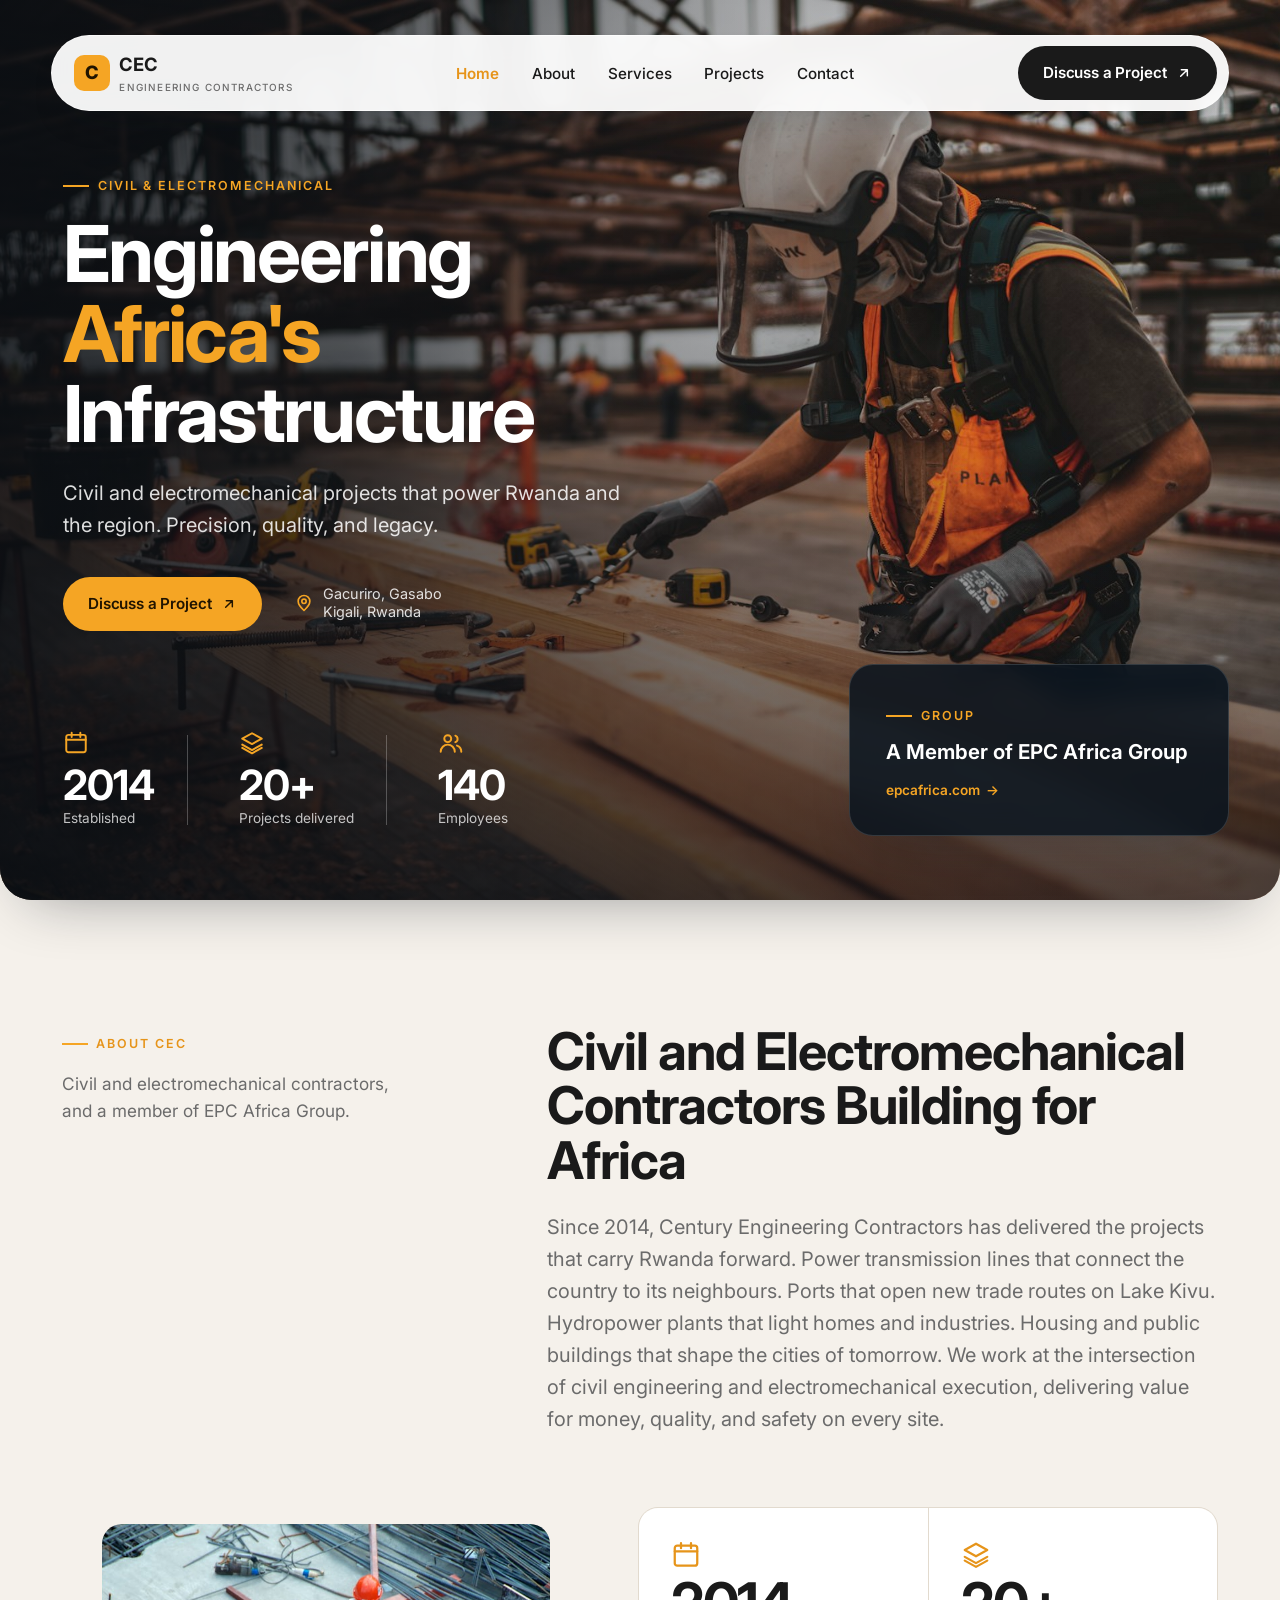
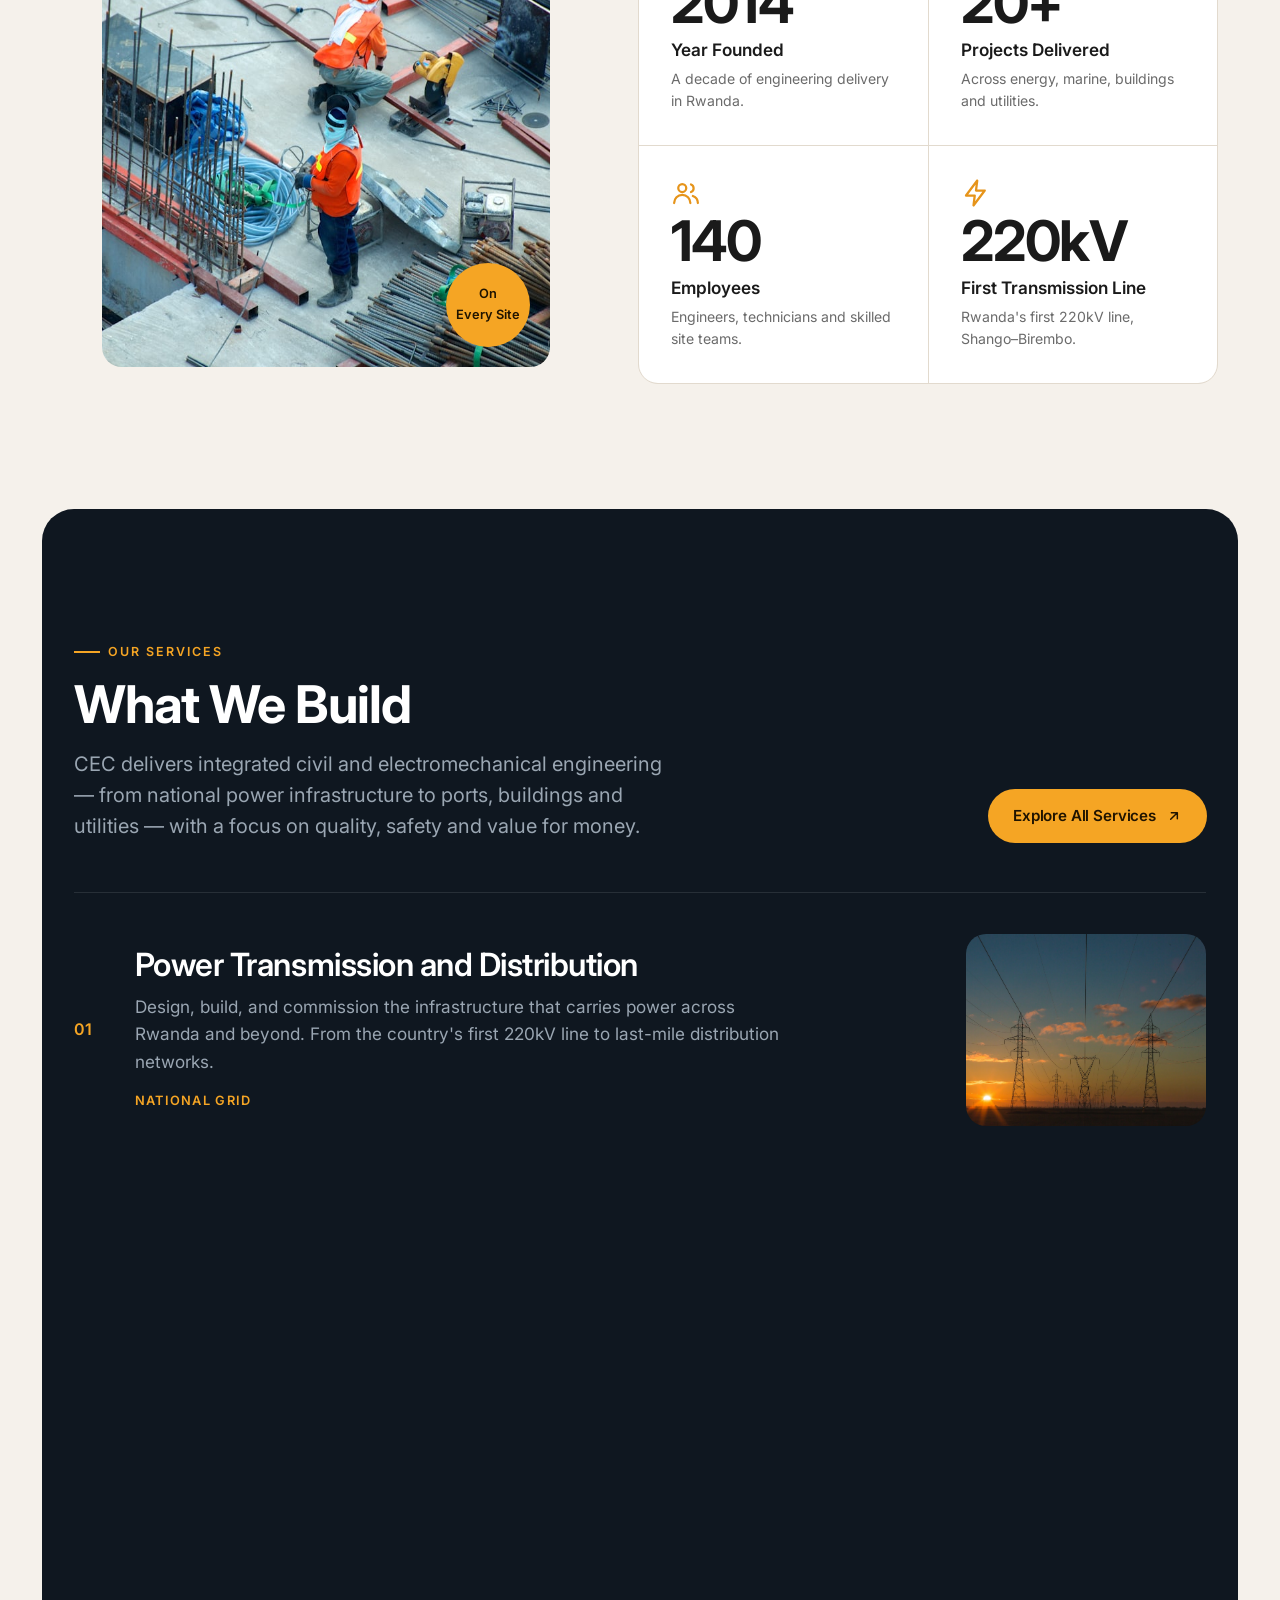
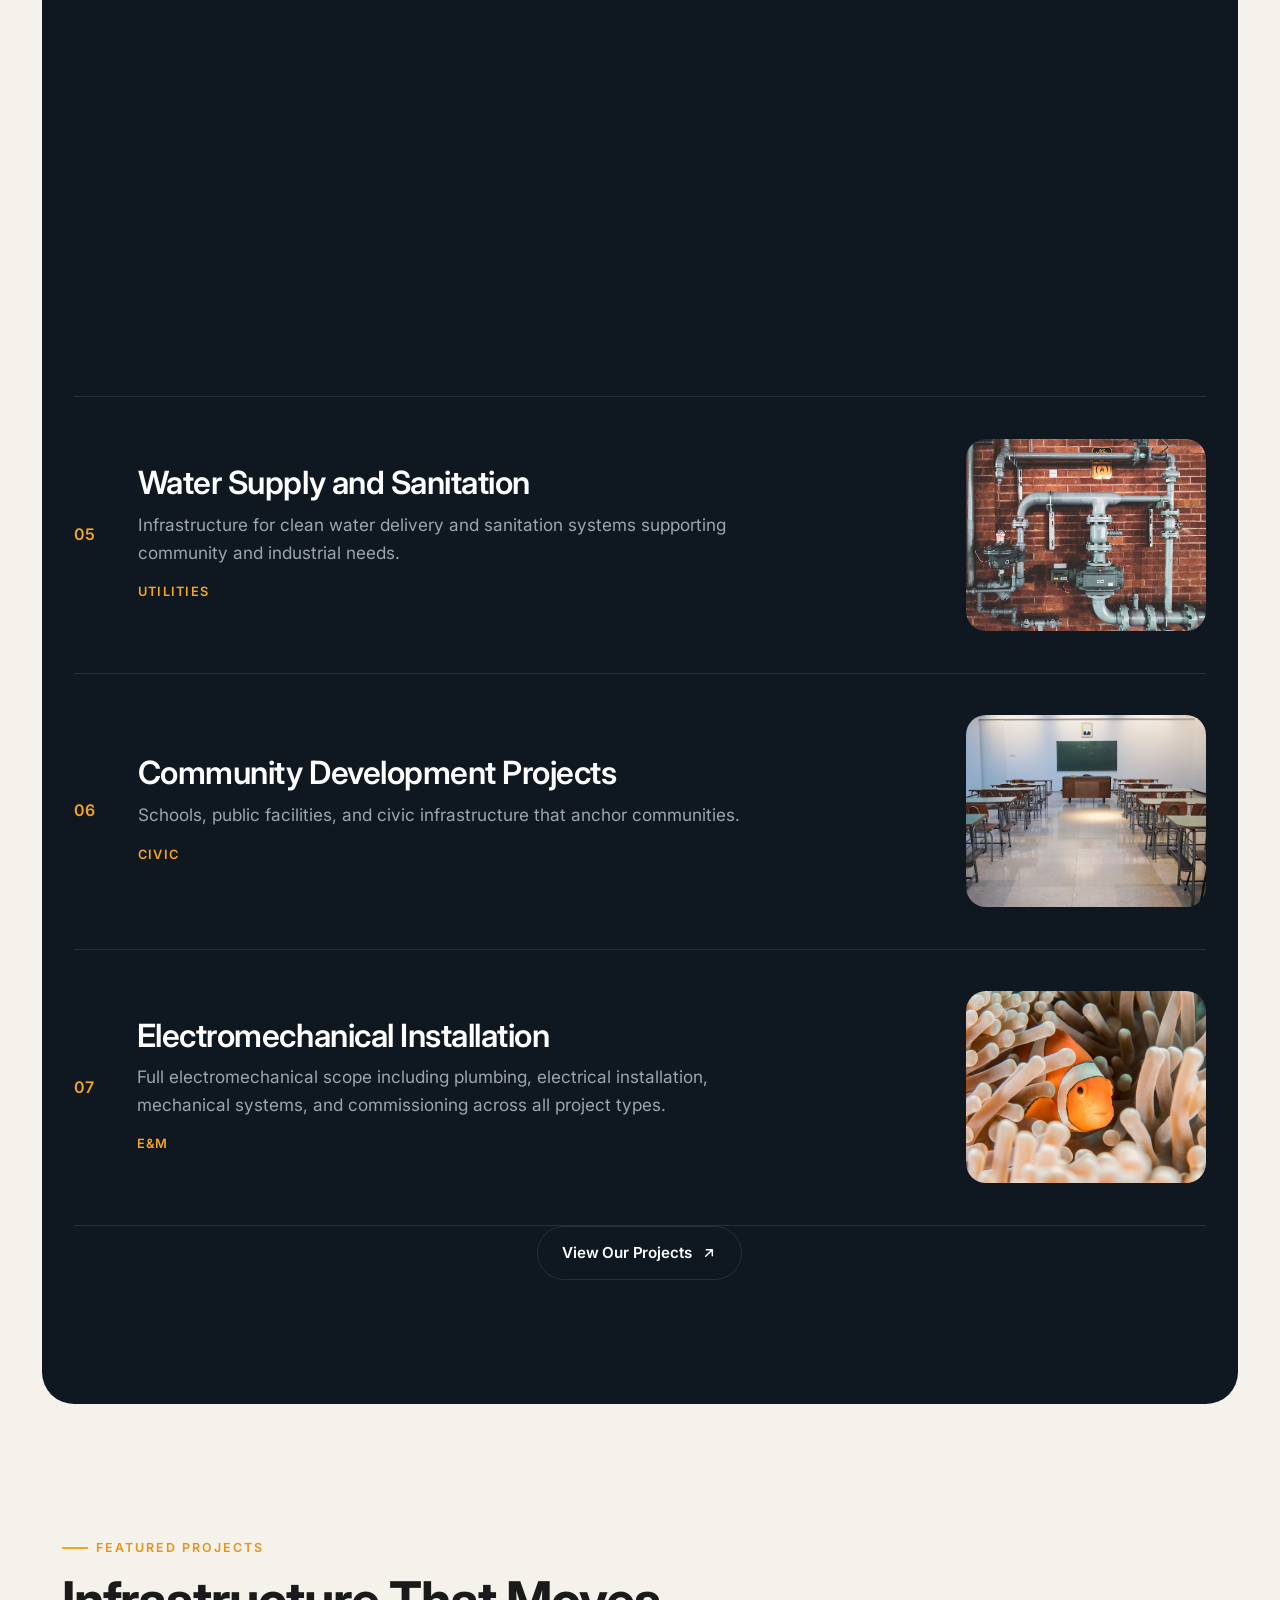
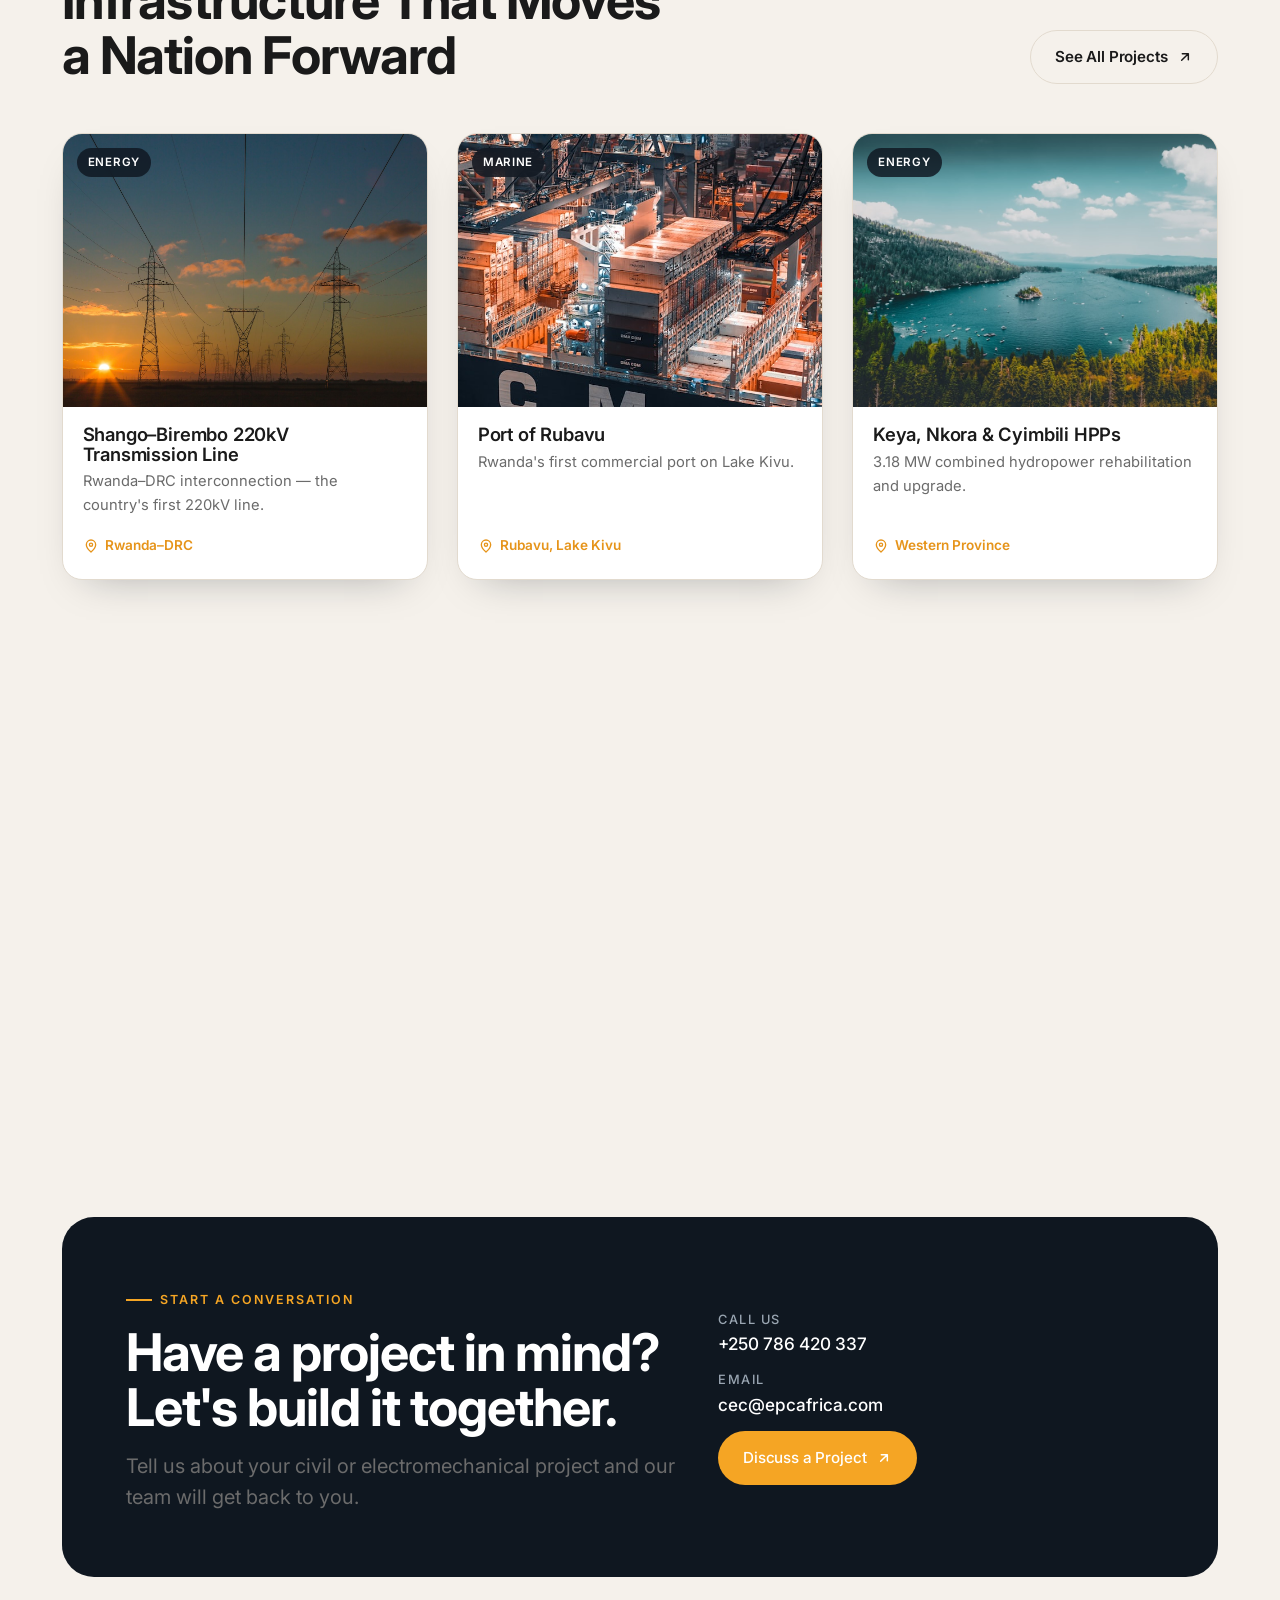
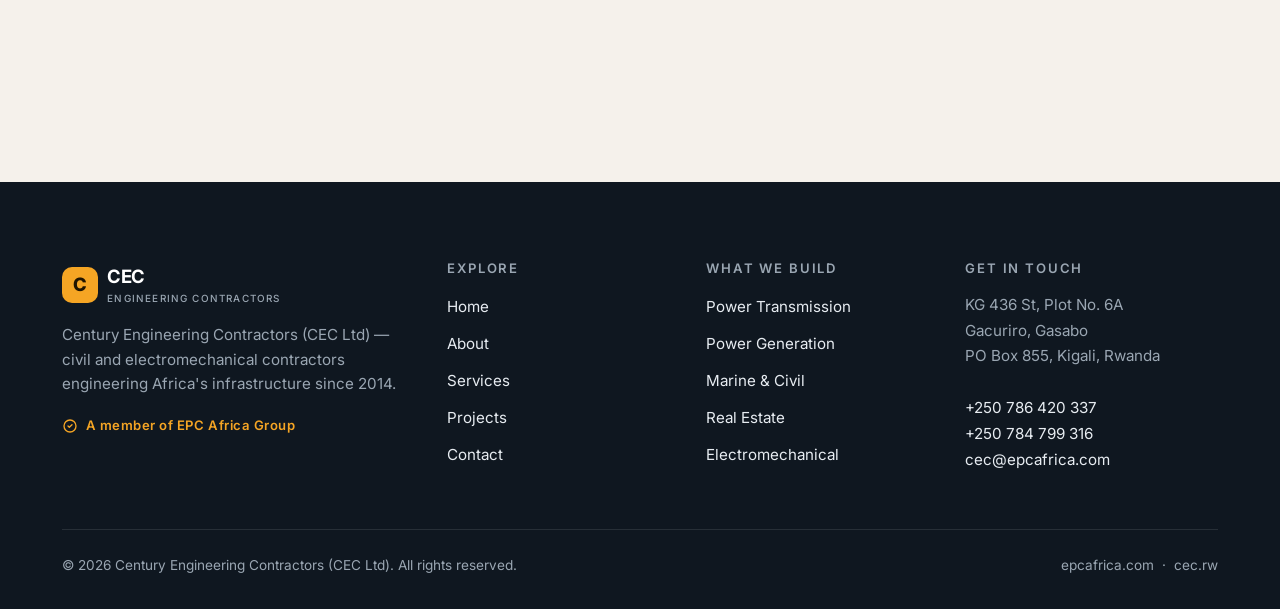
<file: index.html>
<!DOCTYPE html>
<html lang="en">
<head>
  <meta charset="UTF-8">
  <meta name="viewport" content="width=device-width, initial-scale=1.0">
  <title>Century Engineering Contractors (CEC Ltd) — Engineering Africa's Infrastructure</title>
  <meta name="description" content="Century Engineering Contractors (CEC Ltd) delivers civil and electromechanical projects across Rwanda and the region — from Rwanda's first 220kV transmission line to the country's first commercial port on Lake Kivu. A member of EPC Africa Group.">
  <meta name="theme-color" content="#0F1720">
  <link rel="canonical" href="https://cec.rw/">

  <!-- Open Graph -->
  <meta property="og:type" content="website">
  <meta property="og:site_name" content="Century Engineering Contractors">
  <meta property="og:title" content="Century Engineering Contractors (CEC Ltd) — Engineering Africa's Infrastructure">
  <meta property="og:description" content="Civil and electromechanical contractors building Rwanda's power, ports, hydropower and housing. A member of EPC Africa Group.">
  <meta property="og:url" content="https://cec.rw/">
  <meta property="og:image" content="https://cec.rw/assets/images/hero-transmission.jpg">
  <meta property="og:locale" content="en_US">

  <!-- Twitter -->
  <meta name="twitter:card" content="summary_large_image">
  <meta name="twitter:title" content="Century Engineering Contractors (CEC Ltd)">
  <meta name="twitter:description" content="Engineering Africa's Infrastructure — civil and electromechanical contractors in Rwanda. A member of EPC Africa Group.">
  <meta name="twitter:image" content="https://cec.rw/assets/images/hero-transmission.jpg">

  <link rel="icon" href="favicon.svg" type="image/svg+xml">
  <link rel="icon" href="favicon.ico" sizes="any">
  <link rel="apple-touch-icon" href="favicon.svg">

  <!-- Fonts -->
  <link rel="preconnect" href="https://fonts.googleapis.com">
  <link rel="preconnect" href="https://fonts.gstatic.com" crossorigin>
  <link href="https://fonts.googleapis.com/css2?family=Inter:wght@400;500;600;700&display=swap" rel="stylesheet">

  <link rel="stylesheet" href="assets/css/styles.css">

  <script type="application/ld+json">
  {
    "@context": "https://schema.org",
    "@type": "GeneralContractor",
    "name": "Century Engineering Contractors",
    "alternateName": "CEC Ltd",
    "url": "https://cec.rw/",
    "foundingDate": "2014",
    "parentOrganization": { "@type": "Organization", "name": "EPC Africa Group", "url": "https://epcafrica.com" },
    "email": "cec@epcafrica.com",
    "telephone": "+250786420337",
    "address": {
      "@type": "PostalAddress",
      "streetAddress": "KG 436 St, Plot No. 6A, Gacuriro, Gasabo",
      "postOfficeBoxNumber": "855",
      "addressLocality": "Kigali",
      "addressCountry": "RW"
    },
    "areaServed": "Rwanda and the region",
    "description": "Civil and electromechanical engineering contractor delivering power transmission, generation, marine and civil construction, real estate, water and sanitation across Rwanda."
  }
  </script>
</head>
<body>
  <a class="skip-link" href="#main">Skip to content</a>

  <!-- ============================ HEADER ============================ -->
  <header class="site-header">
    <div class="container">
      <nav class="nav" aria-label="Primary">
        <a class="brand" href="index.html" aria-label="Century Engineering Contractors — home">
          <span class="brand__mark" aria-hidden="true">C</span>
          <span>CEC<small>Engineering Contractors</small></span>
        </a>

        <ul class="nav__links">
          <li><a href="index.html" aria-current="page">Home</a></li>
          <li><a href="about.html">About</a></li>
          <li><a href="services.html">Services</a></li>
          <li><a href="projects.html">Projects</a></li>
          <li><a href="contact.html">Contact</a></li>
        </ul>

        <div class="nav__actions">
          <a class="btn btn--dark nav__cta" href="contact.html">
            Discuss a Project
            <svg class="btn__arrow" width="16" height="16" viewBox="0 0 24 24" fill="none" stroke="currentColor" stroke-width="2.2" stroke-linecap="round" stroke-linejoin="round" aria-hidden="true"><path d="M7 17 17 7M8 7h9v9"/></svg>
          </a>
          <button class="nav__toggle" type="button" aria-expanded="false" aria-controls="mobile-menu" aria-label="Open menu">
            <span></span><span></span><span></span>
          </button>
        </div>
      </nav>

      <div class="mobile-menu" id="mobile-menu">
        <a href="index.html" aria-current="page">Home</a>
        <a href="about.html">About</a>
        <a href="services.html">Services</a>
        <a href="projects.html">Projects</a>
        <a href="contact.html">Contact</a>
        <a class="btn btn--accent" href="contact.html">Discuss a Project</a>
      </div>
    </div>
  </header>

  <main id="main">
    <!-- ============================ HERO ============================ -->
    <section class="hero" aria-labelledby="hero-title">
      <div class="container">
        <div class="hero-panel">
          <img class="hero-panel__bg" src="assets/images/hero-construction.jpg"
               alt="Construction worker in a hard hat and safety harness building a steel structure at golden hour"
               width="1600" height="1067" fetchpriority="high">
          <div class="hero-panel__overlay" aria-hidden="true"></div>

          <div class="hero-panel__content">
            <span class="eyebrow eyebrow--on-dark">Civil &amp; Electromechanical</span>
            <h1 class="hero-panel__title" id="hero-title">Engineering <em>Africa's</em> Infrastructure</h1>
            <p class="hero-panel__sub">Civil and electromechanical projects that power Rwanda and the region. Precision, quality, and legacy.</p>

            <div class="hero-panel__actions">
              <a class="btn btn--accent" href="contact.html">
                Discuss a Project
                <svg class="btn__arrow" width="16" height="16" viewBox="0 0 24 24" fill="none" stroke="currentColor" stroke-width="2.2" stroke-linecap="round" stroke-linejoin="round" aria-hidden="true"><path d="M7 17 17 7M8 7h9v9"/></svg>
              </a>
              <span class="hero-panel__location">
                <svg width="20" height="20" viewBox="0 0 24 24" fill="none" stroke="currentColor" stroke-width="2" stroke-linecap="round" stroke-linejoin="round" aria-hidden="true"><path d="M12 21s-7-6.2-7-11a7 7 0 0 1 14 0c0 4.8-7 11-7 11Z"/><circle cx="12" cy="10" r="2.6"/></svg>
                <span>Gacuriro, Gasabo<br>Kigali, Rwanda</span>
              </span>
            </div>

            <div class="hero-stats" role="list" aria-label="Company facts">
              <div class="hero-stat" role="listitem">
                <svg viewBox="0 0 24 24" fill="none" stroke="currentColor" stroke-width="1.8" stroke-linecap="round" stroke-linejoin="round" aria-hidden="true"><rect x="3" y="4.5" width="18" height="16" rx="2"/><path d="M3 9h18M8 2.5v4M16 2.5v4"/></svg>
                <span class="hero-stat__num">2014</span>
                <span class="hero-stat__label">Established</span>
              </div>
              <div class="hero-stat" role="listitem">
                <svg viewBox="0 0 24 24" fill="none" stroke="currentColor" stroke-width="1.8" stroke-linecap="round" stroke-linejoin="round" aria-hidden="true"><path d="M12 3 3 8l9 5 9-5-9-5Z"/><path d="M3 13.5 12 18.5l9-5M3 16.5 12 21.5l9-5"/></svg>
                <span class="hero-stat__num">20+</span>
                <span class="hero-stat__label">Projects delivered</span>
              </div>
              <div class="hero-stat" role="listitem">
                <svg viewBox="0 0 24 24" fill="none" stroke="currentColor" stroke-width="1.8" stroke-linecap="round" stroke-linejoin="round" aria-hidden="true"><circle cx="9" cy="8" r="3.2"/><path d="M2.5 20a6.5 6.5 0 0 1 13 0"/><path d="M16 5.2a3.2 3.2 0 0 1 0 6M21.5 20a6 6 0 0 0-4-5.6"/></svg>
                <span class="hero-stat__num">140</span>
                <span class="hero-stat__label">Employees</span>
              </div>
            </div>
          </div>

          <aside class="hero-card">
            <span class="eyebrow eyebrow--on-dark">Group</span>
            <p>A Member of EPC Africa Group</p>
            <a href="https://epcafrica.com" target="_blank" rel="noopener">epcafrica.com &nbsp;&rarr;</a>
          </aside>
        </div>
      </div>
    </section>

    <!-- ============================ ABOUT BAND ============================ -->
    <section class="section" aria-labelledby="about-title">
      <div class="container">
        <div class="about__intro reveal">
          <div class="about__label">
            <span class="eyebrow">About CEC</span>
            <p>Civil and electromechanical contractors, and a member of EPC Africa Group.</p>
          </div>
          <div>
            <h2 class="about__headline" id="about-title">Civil and Electromechanical Contractors Building for Africa</h2>
            <p class="about__body">Since 2014, Century Engineering Contractors has delivered the projects that carry Rwanda forward. Power transmission lines that connect the country to its neighbours. Ports that open new trade routes on Lake Kivu. Hydropower plants that light homes and industries. Housing and public buildings that shape the cities of tomorrow. We work at the intersection of civil engineering and electromechanical execution, delivering value for money, quality, and safety on every site.</p>
          </div>
        </div>

        <div class="about__lower">
          <figure class="about__figure reveal">
            <img src="assets/images/site-workers.jpg"
                 alt="Construction crew working on steel reinforcement bars at a civil engineering site" loading="lazy" width="1000" height="667">
            <span class="badge-circle" aria-hidden="true">On<br>Every&nbsp;Site</span>
          </figure>

          <div class="stats stats--2 reveal" role="list" aria-label="Company facts">
            <div class="stat" role="listitem">
              <svg class="stat__icon" viewBox="0 0 24 24" fill="none" stroke="currentColor" stroke-width="1.8" stroke-linecap="round" stroke-linejoin="round" aria-hidden="true"><rect x="3" y="4.5" width="18" height="16" rx="2"/><path d="M3 9h18M8 2.5v4M16 2.5v4"/></svg>
              <span class="stat__num">2014</span>
              <span class="stat__label">Year Founded</span>
              <span class="stat__desc">A decade of engineering delivery in Rwanda.</span>
            </div>
            <div class="stat" role="listitem">
              <svg class="stat__icon" viewBox="0 0 24 24" fill="none" stroke="currentColor" stroke-width="1.8" stroke-linecap="round" stroke-linejoin="round" aria-hidden="true"><path d="M12 3 3 8l9 5 9-5-9-5Z"/><path d="M3 13.5 12 18.5l9-5M3 16.5 12 21.5l9-5"/></svg>
              <span class="stat__num">20+</span>
              <span class="stat__label">Projects Delivered</span>
              <span class="stat__desc">Across energy, marine, buildings and utilities.</span>
            </div>
            <div class="stat" role="listitem">
              <svg class="stat__icon" viewBox="0 0 24 24" fill="none" stroke="currentColor" stroke-width="1.8" stroke-linecap="round" stroke-linejoin="round" aria-hidden="true"><circle cx="9" cy="8" r="3.2"/><path d="M2.5 20a6.5 6.5 0 0 1 13 0"/><path d="M16 5.2a3.2 3.2 0 0 1 0 6M21.5 20a6 6 0 0 0-4-5.6"/></svg>
              <span class="stat__num">140</span>
              <span class="stat__label">Employees</span>
              <span class="stat__desc">Engineers, technicians and skilled site teams.</span>
            </div>
            <div class="stat" role="listitem">
              <svg class="stat__icon" viewBox="0 0 24 24" fill="none" stroke="currentColor" stroke-width="1.8" stroke-linecap="round" stroke-linejoin="round" aria-hidden="true"><path d="M13 2 4 14h7l-1 8 9-12h-7l1-8Z"/></svg>
              <span class="stat__num">220kV</span>
              <span class="stat__label">First Transmission Line</span>
              <span class="stat__desc">Rwanda's first 220kV line, Shango–Birembo.</span>
            </div>
          </div>
        </div>
      </div>
    </section>

    <!-- ============================ SERVICES (DARK) ============================ -->
    <section class="section section-dark" aria-labelledby="services-title">
      <div class="container">
        <div class="section-head section-head--split services__head reveal">
          <div>
            <span class="eyebrow eyebrow--on-dark">Our Services</span>
            <h2 id="services-title" style="margin-top:1rem;max-width:20ch;">What We Build</h2>
            <p class="lead" style="margin-top:1rem;">CEC delivers integrated civil and electromechanical engineering — from national power infrastructure to ports, buildings and utilities — with a focus on quality, safety and value for money.</p>
          </div>
          <a class="btn btn--accent" href="services.html">
            Explore All Services
            <svg class="btn__arrow" width="16" height="16" viewBox="0 0 24 24" fill="none" stroke="currentColor" stroke-width="2.2" stroke-linecap="round" stroke-linejoin="round" aria-hidden="true"><path d="M7 17 17 7M8 7h9v9"/></svg>
          </a>
        </div>

        <div class="services__list">
          <a class="service-row service-row--link reveal" href="services.html#power-transmission">
            <span class="service-row__num">01</span>
            <div class="service-row__body">
              <h3 class="service-row__title">Power Transmission and Distribution</h3>
              <p class="service-row__desc">Design, build, and commission the infrastructure that carries power across Rwanda and beyond. From the country's first 220kV line to last-mile distribution networks.</p>
              <span class="service-row__tag">National grid</span>
            </div>
            <div class="service-row__media"><img src="assets/images/hero-transmission.jpg" alt="Electricity transmission towers carrying high-voltage power lines" loading="lazy" width="900" height="720"></div>
          </a>

          <a class="service-row service-row--link reveal" href="services.html#power-generation">
            <span class="service-row__num">02</span>
            <div class="service-row__body">
              <h3 class="service-row__title">Power Generation Infrastructure</h3>
              <p class="service-row__desc">Design, construction, rehabilitation, and upgrade of hydropower plants and related generation facilities.</p>
              <span class="service-row__tag">Hydropower</span>
            </div>
            <div class="service-row__media"><img src="assets/images/power-generation.jpg" alt="Interlocking steel gears and mechanical drivetrain equipment of the type used in power generation plants" loading="lazy" width="900" height="720"></div>
          </a>

          <a class="service-row service-row--link reveal" href="services.html#marine-civil">
            <span class="service-row__num">03</span>
            <div class="service-row__body">
              <h3 class="service-row__title">Marine and Civil Construction</h3>
              <p class="service-row__desc">Ports, jetties, quays, and offshore structures. Landmark work includes Rwanda's first commercial port on Lake Kivu.</p>
              <span class="service-row__tag">Ports &amp; quays</span>
            </div>
            <div class="service-row__media"><img src="assets/images/port-ship.jpg" alt="Container vessel guided by tugboats at a port terminal on the water" loading="lazy" width="900" height="720"></div>
          </a>

          <a class="service-row service-row--link reveal" href="services.html#real-estate">
            <span class="service-row__num">04</span>
            <div class="service-row__body">
              <h3 class="service-row__title">Real Estate and Housing</h3>
              <p class="service-row__desc">Residential, commercial, and mixed-use development. Apartment complexes, hotels, private residences, and community projects.</p>
              <span class="service-row__tag">Developments</span>
            </div>
            <div class="service-row__media"><img src="assets/images/apartments.jpg" alt="A model house with a set of keys, representing residential and housing development" loading="lazy" width="900" height="720"></div>
          </a>

          <a class="service-row service-row--link reveal" href="services.html#water-sanitation">
            <span class="service-row__num">05</span>
            <div class="service-row__body">
              <h3 class="service-row__title">Water Supply and Sanitation</h3>
              <p class="service-row__desc">Infrastructure for clean water delivery and sanitation systems supporting community and industrial needs.</p>
              <span class="service-row__tag">Utilities</span>
            </div>
            <div class="service-row__media"><img src="assets/images/water-infra.jpg" alt="Industrial water supply pipework, valves and fittings mounted on a wall" loading="lazy" width="900" height="675"></div>
          </a>

          <a class="service-row service-row--link reveal" href="services.html#community">
            <span class="service-row__num">06</span>
            <div class="service-row__body">
              <h3 class="service-row__title">Community Development Projects</h3>
              <p class="service-row__desc">Schools, public facilities, and civic infrastructure that anchor communities.</p>
              <span class="service-row__tag">Civic</span>
            </div>
            <div class="service-row__media"><img src="assets/images/classroom.jpg" alt="Interior of a school classroom with rows of desks facing a chalkboard" loading="lazy" width="900" height="600"></div>
          </a>

          <a class="service-row service-row--link reveal" href="services.html#electromechanical">
            <span class="service-row__num">07</span>
            <div class="service-row__body">
              <h3 class="service-row__title">Electromechanical Installation</h3>
              <p class="service-row__desc">Full electromechanical scope including plumbing, electrical installation, mechanical systems, and commissioning across all project types.</p>
              <span class="service-row__tag">E&amp;M</span>
            </div>
            <div class="service-row__media"><img src="assets/images/electrical-install.jpg" alt="Electrician in a hard hat and gloves installing a wall-mounted electrical control box on site" loading="lazy" width="900" height="600"></div>
          </a>
        </div>

        <div style="margin-top:clamp(2rem,1.2rem+2vw,3rem);display:flex;justify-content:center;">
          <a class="btn btn--ghost-dark" href="projects.html">
            View Our Projects
            <svg class="btn__arrow" width="16" height="16" viewBox="0 0 24 24" fill="none" stroke="currentColor" stroke-width="2.2" stroke-linecap="round" stroke-linejoin="round" aria-hidden="true"><path d="M7 17 17 7M8 7h9v9"/></svg>
          </a>
        </div>
      </div>
    </section>

    <!-- ============================ FEATURED PROJECTS ============================ -->
    <section class="section" aria-labelledby="projects-title">
      <div class="container">
        <div class="section-head section-head--split reveal">
          <div>
            <span class="eyebrow">Featured Projects</span>
            <h2 id="projects-title" style="margin-top:1rem;max-width:18ch;">Infrastructure That Moves a Nation Forward</h2>
          </div>
          <a class="btn btn--ghost" href="projects.html">
            See All Projects
            <svg class="btn__arrow" width="16" height="16" viewBox="0 0 24 24" fill="none" stroke="currentColor" stroke-width="2.2" stroke-linecap="round" stroke-linejoin="round" aria-hidden="true"><path d="M7 17 17 7M8 7h9v9"/></svg>
          </a>
        </div>

        <div class="projects-grid">
          <article class="project-card reveal">
            <div class="project-card__media">
              <img src="assets/images/hero-transmission.jpg" alt="High-voltage transmission line towers stretching across open landscape" loading="lazy" width="900" height="675">
              <span class="project-card__cat">Energy</span>
            </div>
            <div class="project-card__body">
              <h3 class="project-card__title">Shango–Birembo 220kV Transmission Line</h3>
              <p class="project-card__desc">Rwanda–DRC interconnection — the country's first 220kV line.</p>
              <span class="project-card__meta">
                <svg width="16" height="16" viewBox="0 0 24 24" fill="none" stroke="currentColor" stroke-width="2" stroke-linecap="round" stroke-linejoin="round" aria-hidden="true"><path d="M12 21s-7-6.2-7-11a7 7 0 0 1 14 0c0 4.8-7 11-7 11Z"/><circle cx="12" cy="10" r="2.4"/></svg>
                Rwanda–DRC
              </span>
            </div>
          </article>

          <article class="project-card reveal">
            <div class="project-card__media">
              <img src="assets/images/port-terminal.jpg" alt="Port terminal quay with gantry cranes and stacked shipping containers" loading="lazy" width="900" height="675">
              <span class="project-card__cat">Marine</span>
            </div>
            <div class="project-card__body">
              <h3 class="project-card__title">Port of Rubavu</h3>
              <p class="project-card__desc">Rwanda's first commercial port on Lake Kivu.</p>
              <span class="project-card__meta">
                <svg width="16" height="16" viewBox="0 0 24 24" fill="none" stroke="currentColor" stroke-width="2" stroke-linecap="round" stroke-linejoin="round" aria-hidden="true"><path d="M12 21s-7-6.2-7-11a7 7 0 0 1 14 0c0 4.8-7 11-7 11Z"/><circle cx="12" cy="10" r="2.4"/></svg>
                Rubavu, Lake Kivu
              </span>
            </div>
          </article>

          <article class="project-card reveal">
            <div class="project-card__media">
              <img src="assets/images/lake-kivu.jpg" alt="Hydropower reservoir among forested hills feeding a generation plant" loading="lazy" width="900" height="600">
              <span class="project-card__cat">Energy</span>
            </div>
            <div class="project-card__body">
              <h3 class="project-card__title">Keya, Nkora &amp; Cyimbili HPPs</h3>
              <p class="project-card__desc">3.18 MW combined hydropower rehabilitation and upgrade.</p>
              <span class="project-card__meta">
                <svg width="16" height="16" viewBox="0 0 24 24" fill="none" stroke="currentColor" stroke-width="2" stroke-linecap="round" stroke-linejoin="round" aria-hidden="true"><path d="M12 21s-7-6.2-7-11a7 7 0 0 1 14 0c0 4.8-7 11-7 11Z"/><circle cx="12" cy="10" r="2.4"/></svg>
                Western Province
              </span>
            </div>
          </article>

          <article class="project-card reveal">
            <div class="project-card__media">
              <img src="assets/images/skyline.jpg" alt="Modern multi-storey office buildings viewed from below" loading="lazy" width="900" height="675">
              <span class="project-card__cat">Buildings</span>
            </div>
            <div class="project-card__body">
              <h3 class="project-card__title">EPC Africa Group Headquarters</h3>
              <p class="project-card__desc">Two-storey corporate headquarters building.</p>
              <span class="project-card__meta">
                <svg width="16" height="16" viewBox="0 0 24 24" fill="none" stroke="currentColor" stroke-width="2" stroke-linecap="round" stroke-linejoin="round" aria-hidden="true"><path d="M12 21s-7-6.2-7-11a7 7 0 0 1 14 0c0 4.8-7 11-7 11Z"/><circle cx="12" cy="10" r="2.4"/></svg>
                Gasabo, Kigali
              </span>
            </div>
          </article>

          <article class="project-card reveal">
            <div class="project-card__media">
              <img src="assets/images/school.jpg" alt="Exterior of a multi-storey academic school building set behind a lawn" loading="lazy" width="1000" height="667">
              <span class="project-card__cat">Buildings</span>
            </div>
            <div class="project-card__body">
              <h3 class="project-card__title">Trinity International Academy</h3>
              <p class="project-card__desc">G+2 education complex.</p>
              <span class="project-card__meta">
                <svg width="16" height="16" viewBox="0 0 24 24" fill="none" stroke="currentColor" stroke-width="2" stroke-linecap="round" stroke-linejoin="round" aria-hidden="true"><path d="M12 21s-7-6.2-7-11a7 7 0 0 1 14 0c0 4.8-7 11-7 11Z"/><circle cx="12" cy="10" r="2.4"/></svg>
                Nyarutarama, Kigali
              </span>
            </div>
          </article>

          <article class="project-card reveal">
            <div class="project-card__media">
              <img src="assets/images/towers-white.jpg" alt="Modern multi-storey residential apartment towers viewed from below" loading="lazy" width="900" height="675">
              <span class="project-card__cat">Buildings</span>
            </div>
            <div class="project-card__body">
              <h3 class="project-card__title">Kisima Luxury Apartments</h3>
              <p class="project-card__desc">64 units across 8 blocks.</p>
              <span class="project-card__meta">
                <svg width="16" height="16" viewBox="0 0 24 24" fill="none" stroke="currentColor" stroke-width="2" stroke-linecap="round" stroke-linejoin="round" aria-hidden="true"><path d="M12 21s-7-6.2-7-11a7 7 0 0 1 14 0c0 4.8-7 11-7 11Z"/><circle cx="12" cy="10" r="2.4"/></svg>
                Kagarama, Kicukiro
              </span>
            </div>
          </article>
        </div>
      </div>
    </section>

    <!-- ============================ CONTACT CTA ============================ -->
    <section class="section section--tight" aria-labelledby="cta-title">
      <div class="container">
        <div class="cta-band reveal">
          <div>
            <span class="eyebrow eyebrow--on-dark">Start a conversation</span>
            <h2 id="cta-title" style="margin-top:1rem;max-width:20ch;">Have a project in mind? Let's build it together.</h2>
            <p class="lead" style="margin-top:1rem;max-width:46ch;">Tell us about your civil or electromechanical project and our team will get back to you.</p>
          </div>
          <div class="cta-band__meta">
            <a href="tel:+250786420337"><span><span class="lbl">Call us</span>+250 786 420 337</span></a>
            <a href="mailto:cec@epcafrica.com"><span><span class="lbl">Email</span>cec@epcafrica.com</span></a>
            <div class="cta-band__actions">
              <a class="btn btn--accent" href="contact.html">Discuss a Project
                <svg class="btn__arrow" width="16" height="16" viewBox="0 0 24 24" fill="none" stroke="currentColor" stroke-width="2.2" stroke-linecap="round" stroke-linejoin="round" aria-hidden="true"><path d="M7 17 17 7M8 7h9v9"/></svg></a>
            </div>
          </div>
        </div>
      </div>
    </section>
  </main>

  <!-- ============================ FOOTER ============================ -->
  <footer class="site-footer">
    <div class="container">
      <div class="footer-grid">
        <div class="footer-about">
          <a class="brand" href="index.html" aria-label="Century Engineering Contractors — home">
            <span class="brand__mark" aria-hidden="true">C</span>
            <span>CEC<small>Engineering Contractors</small></span>
          </a>
          <p>Century Engineering Contractors (CEC Ltd) — civil and electromechanical contractors engineering Africa's infrastructure since 2014.</p>
          <span class="footer-badge">
            <svg width="16" height="16" viewBox="0 0 24 24" fill="none" stroke="currentColor" stroke-width="2" stroke-linecap="round" stroke-linejoin="round" aria-hidden="true"><path d="m9 12 2 2 4-4"/><circle cx="12" cy="12" r="9"/></svg>
            A member of EPC Africa Group
          </span>
        </div>

        <nav class="footer-col" aria-label="Site">
          <h4>Explore</h4>
          <ul>
            <li><a href="index.html">Home</a></li>
            <li><a href="about.html">About</a></li>
            <li><a href="services.html">Services</a></li>
            <li><a href="projects.html">Projects</a></li>
            <li><a href="contact.html">Contact</a></li>
          </ul>
        </nav>

        <nav class="footer-col" aria-label="Services">
          <h4>What We Build</h4>
          <ul>
            <li><a href="services.html#power-transmission">Power Transmission</a></li>
            <li><a href="services.html#power-generation">Power Generation</a></li>
            <li><a href="services.html#marine-civil">Marine &amp; Civil</a></li>
            <li><a href="services.html#real-estate">Real Estate</a></li>
            <li><a href="services.html#electromechanical">Electromechanical</a></li>
          </ul>
        </nav>

        <div class="footer-col">
          <h4>Get in touch</h4>
          <address>
            KG 436 St, Plot No. 6A<br>
            Gacuriro, Gasabo<br>
            PO Box 855, Kigali, Rwanda<br><br>
            <a href="tel:+250786420337">+250 786 420 337</a><br>
            <a href="tel:+250784799316">+250 784 799 316</a><br>
            <a href="mailto:cec@epcafrica.com">cec@epcafrica.com</a>
          </address>
        </div>
      </div>

      <div class="footer-bottom">
        <p>&copy; <span data-year>2026</span> Century Engineering Contractors (CEC Ltd). All rights reserved.</p>
        <p><a href="https://epcafrica.com" target="_blank" rel="noopener">epcafrica.com</a> &nbsp;·&nbsp; <a href="https://cec.rw">cec.rw</a></p>
      </div>
    </div>
  </footer>

  <script src="assets/js/main.js" defer></script>
</body>

</html>
</file>
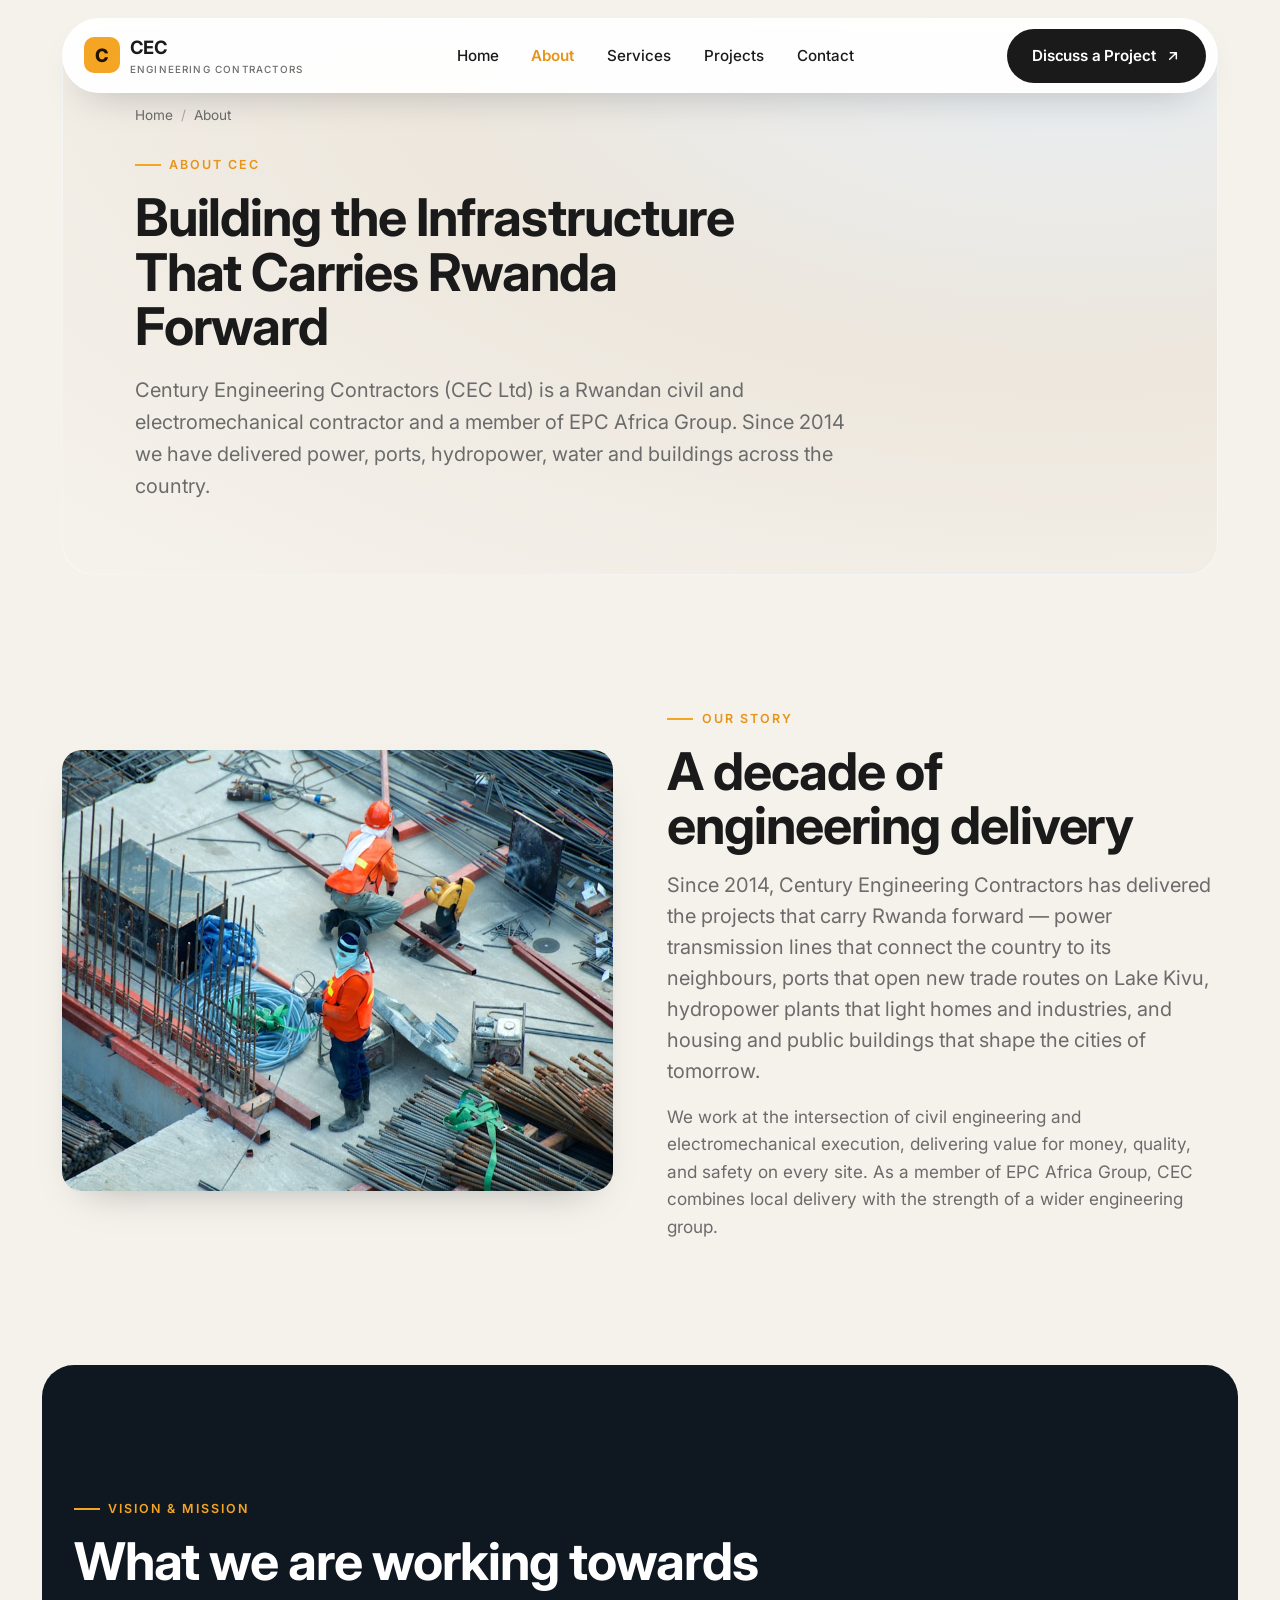
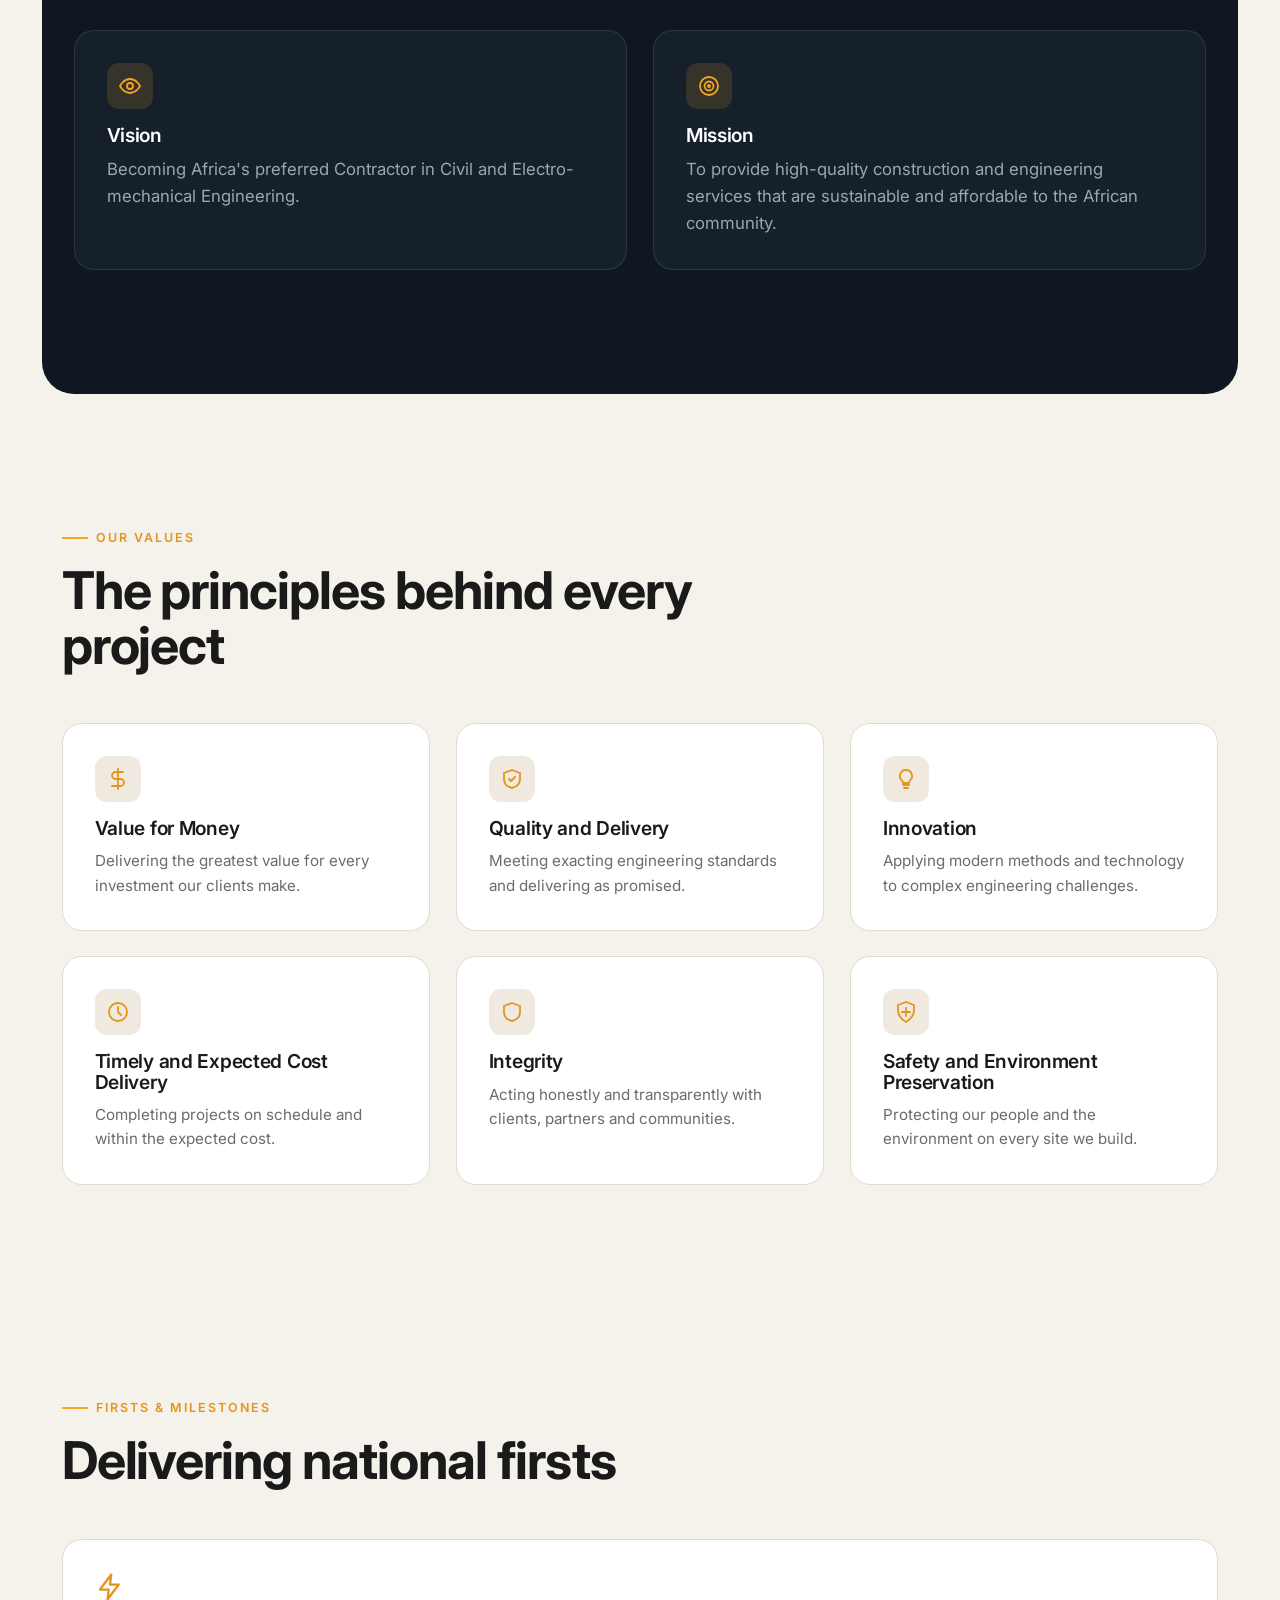
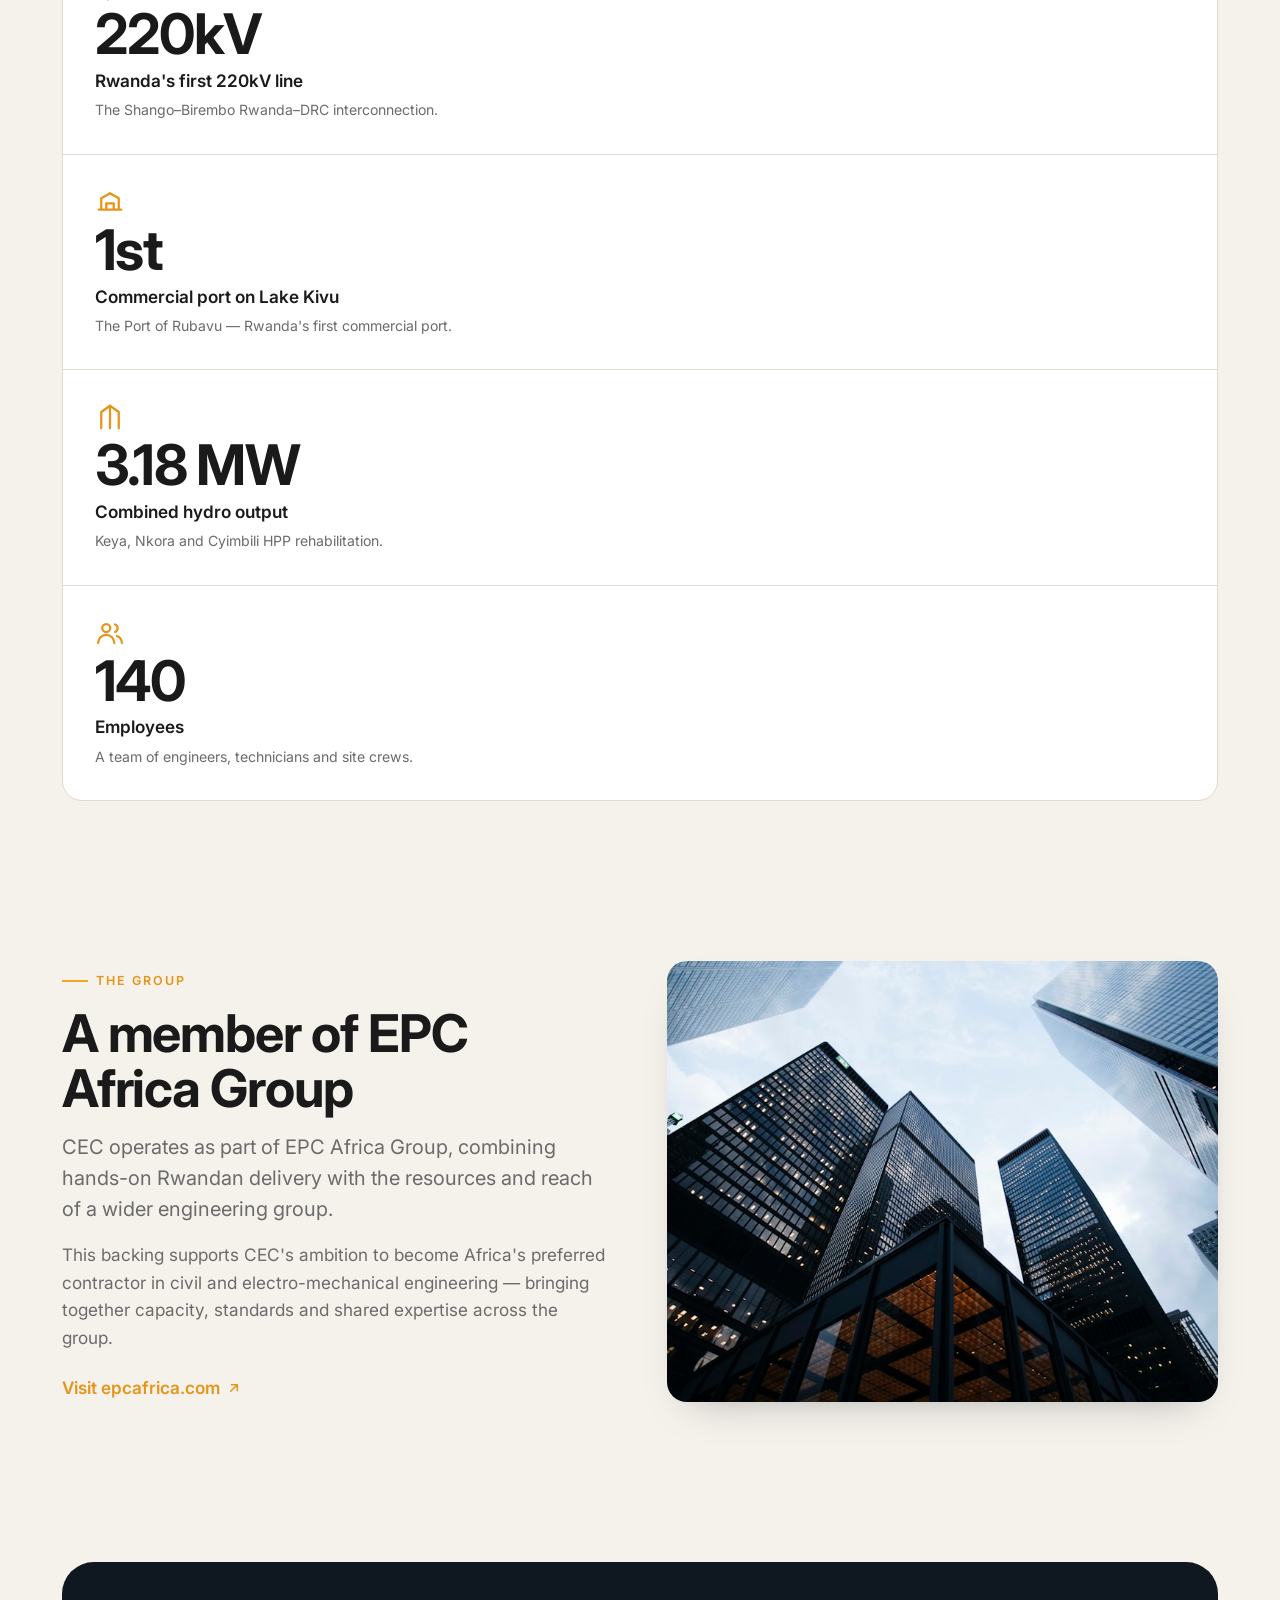
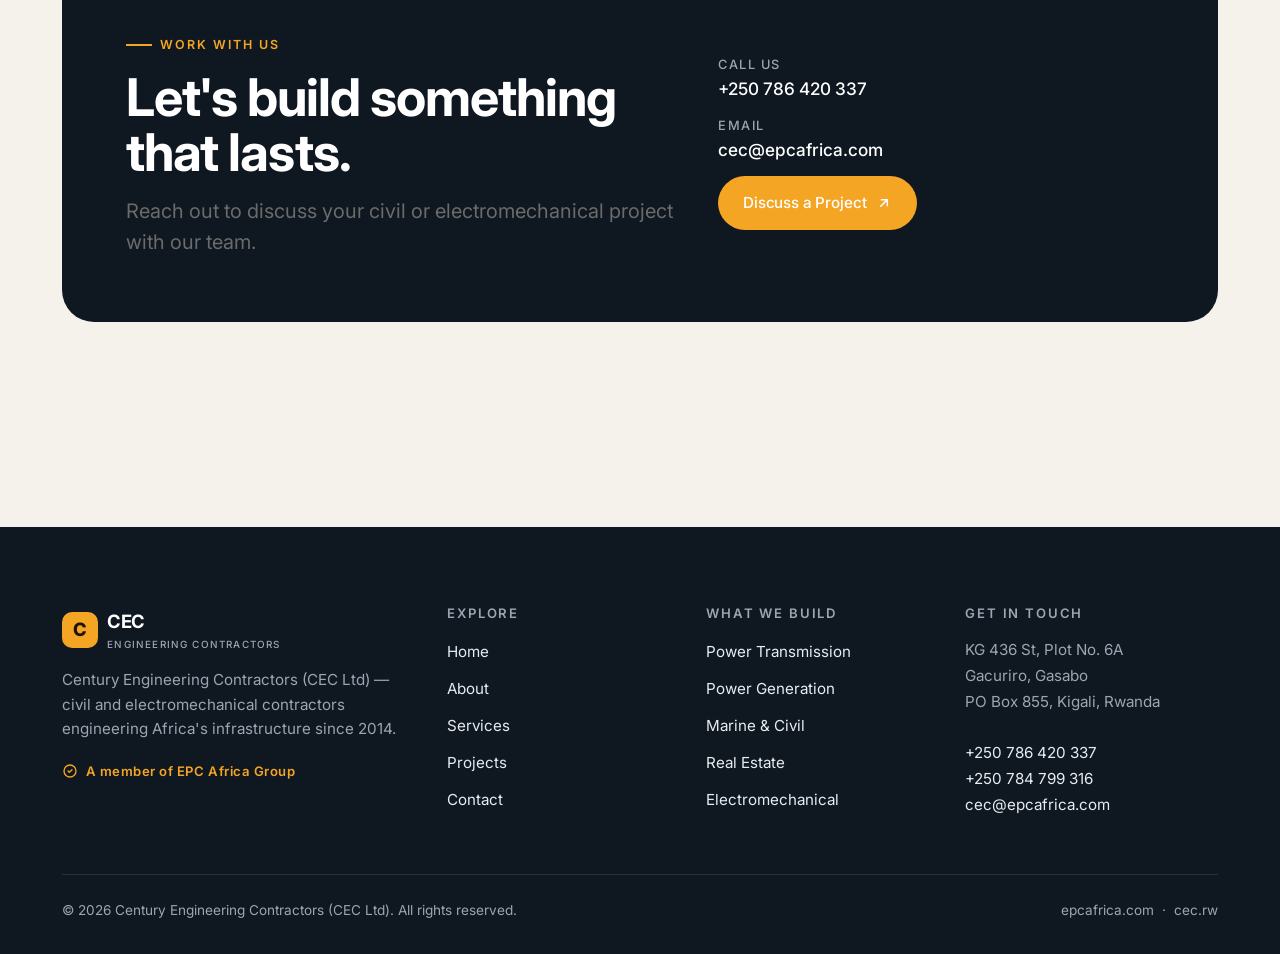
<file: about.html>
<!DOCTYPE html>
<html lang="en">
<head>
  <meta charset="UTF-8">
  <meta name="viewport" content="width=device-width, initial-scale=1.0">
  <title>About — Century Engineering Contractors (CEC Ltd)</title>
  <meta name="description" content="Founded in 2014, Century Engineering Contractors (CEC Ltd) is a Rwandan civil and electromechanical contractor and a member of EPC Africa Group, delivering power, ports, hydropower and buildings.">
  <meta name="theme-color" content="#0F1720">
  <link rel="canonical" href="https://cec.rw/about.html">

  <meta property="og:type" content="website">
  <meta property="og:site_name" content="Century Engineering Contractors">
  <meta property="og:title" content="About — Century Engineering Contractors (CEC Ltd)">
  <meta property="og:description" content="A Rwandan civil and electromechanical contractor since 2014. A member of EPC Africa Group.">
  <meta property="og:url" content="https://cec.rw/about.html">
  <meta property="og:image" content="https://cec.rw/assets/images/site-workers.jpg">
  <meta property="og:locale" content="en_US">
  <meta name="twitter:card" content="summary_large_image">
  <meta name="twitter:title" content="About — Century Engineering Contractors (CEC Ltd)">
  <meta name="twitter:description" content="Civil and electromechanical contractors building Rwanda's infrastructure since 2014.">
  <meta name="twitter:image" content="https://cec.rw/assets/images/site-workers.jpg">

  <link rel="icon" href="favicon.svg" type="image/svg+xml">
  <link rel="icon" href="favicon.ico" sizes="any">
  <link rel="apple-touch-icon" href="favicon.svg">
  <link rel="preconnect" href="https://fonts.googleapis.com">
  <link rel="preconnect" href="https://fonts.gstatic.com" crossorigin>
  <link href="https://fonts.googleapis.com/css2?family=Inter:wght@400;500;600;700&display=swap" rel="stylesheet">
  <link rel="stylesheet" href="assets/css/styles.css">
</head>
<body>
  <a class="skip-link" href="#main">Skip to content</a>

  <header class="site-header">
    <div class="container">
      <nav class="nav" aria-label="Primary">
        <a class="brand" href="index.html" aria-label="Century Engineering Contractors — home">
          <span class="brand__mark" aria-hidden="true">C</span>
          <span>CEC<small>Engineering Contractors</small></span>
        </a>
        <ul class="nav__links">
          <li><a href="index.html">Home</a></li>
          <li><a href="about.html" aria-current="page">About</a></li>
          <li><a href="services.html">Services</a></li>
          <li><a href="projects.html">Projects</a></li>
          <li><a href="contact.html">Contact</a></li>
        </ul>
        <div class="nav__actions">
          <a class="btn btn--dark nav__cta" href="contact.html">Discuss a Project
            <svg class="btn__arrow" width="16" height="16" viewBox="0 0 24 24" fill="none" stroke="currentColor" stroke-width="2.2" stroke-linecap="round" stroke-linejoin="round" aria-hidden="true"><path d="M7 17 17 7M8 7h9v9"/></svg></a>
          <button class="nav__toggle" type="button" aria-expanded="false" aria-controls="mobile-menu" aria-label="Open menu"><span></span><span></span><span></span></button>
        </div>
      </nav>
      <div class="mobile-menu" id="mobile-menu">
        <a href="index.html">Home</a>
        <a href="about.html" aria-current="page">About</a>
        <a href="services.html">Services</a>
        <a href="projects.html">Projects</a>
        <a href="contact.html">Contact</a>
        <a class="btn btn--accent" href="contact.html">Discuss a Project</a>
      </div>
    </div>
  </header>

  <main id="main">
    <!-- PAGE HERO -->
    <section class="page-hero">
      <div class="container">
        <div class="page-hero__card">
          <nav class="breadcrumbs" aria-label="Breadcrumb">
            <a href="index.html">Home</a><span aria-hidden="true">/</span><span>About</span>
          </nav>
          <span class="eyebrow">About CEC</span>
          <h1 class="page-hero__title" style="margin-top:1rem;">Building the Infrastructure That Carries Rwanda Forward</h1>
          <p class="page-hero__sub">Century Engineering Contractors (CEC Ltd) is a Rwandan civil and electromechanical contractor and a member of EPC Africa Group. Since 2014 we have delivered power, ports, hydropower, water and buildings across the country.</p>
        </div>
      </div>
    </section>

    <!-- STORY -->
    <section class="section" aria-labelledby="story-title">
      <div class="container">
        <div class="split reveal">
          <div class="split__media"><img src="assets/images/site-workers.jpg" alt="CEC construction crew working with steel reinforcement on a civil engineering site" loading="lazy" width="1000" height="800"></div>
          <div class="split__body">
            <span class="eyebrow">Our Story</span>
            <h2 id="story-title" style="margin-top:1rem;">A decade of engineering delivery</h2>
            <p class="lead">Since 2014, Century Engineering Contractors has delivered the projects that carry Rwanda forward — power transmission lines that connect the country to its neighbours, ports that open new trade routes on Lake Kivu, hydropower plants that light homes and industries, and housing and public buildings that shape the cities of tomorrow.</p>
            <p style="margin-top:1rem;" class="text-muted">We work at the intersection of civil engineering and electromechanical execution, delivering value for money, quality, and safety on every site. As a member of EPC Africa Group, CEC combines local delivery with the strength of a wider engineering group.</p>
          </div>
        </div>
      </div>
    </section>

    <!-- VISION & MISSION -->
    <section class="section section-dark" aria-labelledby="vm-title">
      <div class="container">
        <span class="eyebrow eyebrow--on-dark">Vision &amp; Mission</span>
        <h2 id="vm-title" style="margin-top:1rem;max-width:22ch;">What we are working towards</h2>
        <div class="cards-grid cards-grid--2" style="margin-top:2.5rem;">
          <div class="feature-card feature-card--dark reveal">
            <div class="feature-card__icon" aria-hidden="true">
              <svg viewBox="0 0 24 24" fill="none" stroke="currentColor" stroke-width="1.8" stroke-linecap="round" stroke-linejoin="round"><path d="M2 12s3.5-7 10-7 10 7 10 7-3.5 7-10 7-10-7-10-7Z"/><circle cx="12" cy="12" r="3"/></svg>
            </div>
            <h3>Vision</h3>
            <p style="font-size:1.05rem;">Becoming Africa's preferred Contractor in Civil and Electro-mechanical Engineering.</p>
          </div>
          <div class="feature-card feature-card--dark reveal">
            <div class="feature-card__icon" aria-hidden="true">
              <svg viewBox="0 0 24 24" fill="none" stroke="currentColor" stroke-width="1.8" stroke-linecap="round" stroke-linejoin="round"><circle cx="12" cy="12" r="9"/><circle cx="12" cy="12" r="4.5"/><circle cx="12" cy="12" r="1"/></svg>
            </div>
            <h3>Mission</h3>
            <p style="font-size:1.05rem;">To provide high-quality construction and engineering services that are sustainable and affordable to the African community.</p>
          </div>
        </div>
      </div>
    </section>

    <!-- VALUES -->
    <section class="section" aria-labelledby="values-title">
      <div class="container">
        <div class="section-head">
          <div>
            <span class="eyebrow">Our Values</span>
            <h2 id="values-title" style="margin-top:1rem;max-width:20ch;">The principles behind every project</h2>
          </div>
        </div>
        <div class="cards-grid cards-grid--3">
          <div class="feature-card reveal">
            <div class="feature-card__icon" aria-hidden="true"><svg viewBox="0 0 24 24" fill="none" stroke="currentColor" stroke-width="1.8" stroke-linecap="round" stroke-linejoin="round"><path d="M12 2v20M17 5H9.5a3.5 3.5 0 0 0 0 7h5a3.5 3.5 0 0 1 0 7H6"/></svg></div>
            <h3>Value for Money</h3>
            <p>Delivering the greatest value for every investment our clients make.</p>
          </div>
          <div class="feature-card reveal">
            <div class="feature-card__icon" aria-hidden="true"><svg viewBox="0 0 24 24" fill="none" stroke="currentColor" stroke-width="1.8" stroke-linecap="round" stroke-linejoin="round"><path d="m9 12 2 2 4-4"/><path d="M12 3 4 6v6c0 4.5 3.4 7.9 8 9 4.6-1.1 8-4.5 8-9V6l-8-3Z"/></svg></div>
            <h3>Quality and Delivery</h3>
            <p>Meeting exacting engineering standards and delivering as promised.</p>
          </div>
          <div class="feature-card reveal">
            <div class="feature-card__icon" aria-hidden="true"><svg viewBox="0 0 24 24" fill="none" stroke="currentColor" stroke-width="1.8" stroke-linecap="round" stroke-linejoin="round"><path d="M9 18h6M10 21h4M12 3a6 6 0 0 0-4 10.5c.7.7 1 1.3 1 2.5h6c0-1.2.3-1.8 1-2.5A6 6 0 0 0 12 3Z"/></svg></div>
            <h3>Innovation</h3>
            <p>Applying modern methods and technology to complex engineering challenges.</p>
          </div>
          <div class="feature-card reveal">
            <div class="feature-card__icon" aria-hidden="true"><svg viewBox="0 0 24 24" fill="none" stroke="currentColor" stroke-width="1.8" stroke-linecap="round" stroke-linejoin="round"><circle cx="12" cy="12" r="9"/><path d="M12 7v5l3 3"/></svg></div>
            <h3>Timely and Expected Cost Delivery</h3>
            <p>Completing projects on schedule and within the expected cost.</p>
          </div>
          <div class="feature-card reveal">
            <div class="feature-card__icon" aria-hidden="true"><svg viewBox="0 0 24 24" fill="none" stroke="currentColor" stroke-width="1.8" stroke-linecap="round" stroke-linejoin="round"><path d="M12 3 4 6v6c0 4.5 3.4 7.9 8 9 4.6-1.1 8-4.5 8-9V6l-8-3Z"/></svg></div>
            <h3>Integrity</h3>
            <p>Acting honestly and transparently with clients, partners and communities.</p>
          </div>
          <div class="feature-card reveal">
            <div class="feature-card__icon" aria-hidden="true"><svg viewBox="0 0 24 24" fill="none" stroke="currentColor" stroke-width="1.8" stroke-linecap="round" stroke-linejoin="round"><path d="M12 22c5-3 8-7 8-12V5l-8-3-8 3v5c0 5 3 9 8 12Z"/><path d="M8 12h8M12 8v8"/></svg></div>
            <h3>Safety and Environment Preservation</h3>
            <p>Protecting our people and the environment on every site we build.</p>
          </div>
        </div>
      </div>
    </section>

    <!-- ACHIEVEMENTS -->
    <section class="section section--tight" aria-labelledby="ach-title">
      <div class="container">
        <div class="section-head">
          <div>
            <span class="eyebrow">Firsts &amp; Milestones</span>
            <h2 id="ach-title" style="margin-top:1rem;max-width:22ch;">Delivering national firsts</h2>
          </div>
        </div>
        <div class="stat-strip reveal" role="list" aria-label="Achievements" style="grid-template-columns:1fr;">
          <div class="stat" role="listitem">
            <svg class="stat__icon" viewBox="0 0 24 24" fill="none" stroke="currentColor" stroke-width="1.8" stroke-linecap="round" stroke-linejoin="round" aria-hidden="true"><path d="M13 2 4 14h7l-1 8 9-12h-7l1-8Z"/></svg>
            <span class="stat__num">220kV</span>
            <span class="stat__label">Rwanda's first 220kV line</span>
            <span class="stat__desc">The Shango–Birembo Rwanda–DRC interconnection.</span>
          </div>
          <div class="stat" role="listitem">
            <svg class="stat__icon" viewBox="0 0 24 24" fill="none" stroke="currentColor" stroke-width="1.8" stroke-linecap="round" stroke-linejoin="round" aria-hidden="true"><path d="M3 18h18M5 18V9l7-4 7 4v9M9 18v-5h6v5"/></svg>
            <span class="stat__num">1st</span>
            <span class="stat__label">Commercial port on Lake Kivu</span>
            <span class="stat__desc">The Port of Rubavu — Rwanda's first commercial port.</span>
          </div>
          <div class="stat" role="listitem">
            <svg class="stat__icon" viewBox="0 0 24 24" fill="none" stroke="currentColor" stroke-width="1.8" stroke-linecap="round" stroke-linejoin="round" aria-hidden="true"><path d="M12 3v18M5 21V8l7-5 7 5v13"/></svg>
            <span class="stat__num">3.18 MW</span>
            <span class="stat__label">Combined hydro output</span>
            <span class="stat__desc">Keya, Nkora and Cyimbili HPP rehabilitation.</span>
          </div>
          <div class="stat" role="listitem">
            <svg class="stat__icon" viewBox="0 0 24 24" fill="none" stroke="currentColor" stroke-width="1.8" stroke-linecap="round" stroke-linejoin="round" aria-hidden="true"><circle cx="9" cy="8" r="3.2"/><path d="M2.5 20a6.5 6.5 0 0 1 13 0"/><path d="M16 5.2a3.2 3.2 0 0 1 0 6M21.5 20a6 6 0 0 0-4-5.6"/></svg>
            <span class="stat__num">140</span>
            <span class="stat__label">Employees</span>
            <span class="stat__desc">A team of engineers, technicians and site crews.</span>
          </div>
        </div>
      </div>
    </section>

    <!-- EPC GROUP CONTEXT -->
    <section class="section section--tight" aria-labelledby="group-title">
      <div class="container">
        <div class="split split--reverse reveal">
          <div class="split__media"><img src="assets/images/skyline.jpg" alt="Modern corporate buildings representing the wider EPC Africa Group" loading="lazy" width="900" height="720"></div>
          <div class="split__body">
            <span class="eyebrow">The Group</span>
            <h2 id="group-title" style="margin-top:1rem;">A member of EPC Africa Group</h2>
            <p class="lead">CEC operates as part of EPC Africa Group, combining hands-on Rwandan delivery with the resources and reach of a wider engineering group.</p>
            <p style="margin-top:1rem;" class="text-muted">This backing supports CEC's ambition to become Africa's preferred contractor in civil and electro-mechanical engineering — bringing together capacity, standards and shared expertise across the group.</p>
            <p style="margin-top:1.4rem;"><a class="link-arrow link-arrow--accent" href="https://epcafrica.com" target="_blank" rel="noopener">Visit epcafrica.com
              <svg width="16" height="16" viewBox="0 0 24 24" fill="none" stroke="currentColor" stroke-width="2.2" stroke-linecap="round" stroke-linejoin="round" aria-hidden="true"><path d="M7 17 17 7M8 7h9v9"/></svg></a></p>
          </div>
        </div>
      </div>
    </section>

    <!-- CTA -->
    <section class="section section--tight" aria-labelledby="cta-title">
      <div class="container">
        <div class="cta-band reveal">
          <div>
            <span class="eyebrow eyebrow--on-dark">Work with us</span>
            <h2 id="cta-title" style="margin-top:1rem;max-width:20ch;">Let's build something that lasts.</h2>
            <p class="lead" style="margin-top:1rem;max-width:46ch;">Reach out to discuss your civil or electromechanical project with our team.</p>
          </div>
          <div class="cta-band__meta">
            <a href="tel:+250786420337"><span><span class="lbl">Call us</span>+250 786 420 337</span></a>
            <a href="mailto:cec@epcafrica.com"><span><span class="lbl">Email</span>cec@epcafrica.com</span></a>
            <div class="cta-band__actions">
              <a class="btn btn--accent" href="contact.html">Discuss a Project
                <svg class="btn__arrow" width="16" height="16" viewBox="0 0 24 24" fill="none" stroke="currentColor" stroke-width="2.2" stroke-linecap="round" stroke-linejoin="round" aria-hidden="true"><path d="M7 17 17 7M8 7h9v9"/></svg></a>
            </div>
          </div>
        </div>
      </div>
    </section>
  </main>

  <footer class="site-footer">
    <div class="container">
      <div class="footer-grid">
        <div class="footer-about">
          <a class="brand" href="index.html" aria-label="Century Engineering Contractors — home">
            <span class="brand__mark" aria-hidden="true">C</span>
            <span>CEC<small>Engineering Contractors</small></span>
          </a>
          <p>Century Engineering Contractors (CEC Ltd) — civil and electromechanical contractors engineering Africa's infrastructure since 2014.</p>
          <span class="footer-badge">
            <svg width="16" height="16" viewBox="0 0 24 24" fill="none" stroke="currentColor" stroke-width="2" stroke-linecap="round" stroke-linejoin="round" aria-hidden="true"><path d="m9 12 2 2 4-4"/><circle cx="12" cy="12" r="9"/></svg>
            A member of EPC Africa Group
          </span>
        </div>
        <nav class="footer-col" aria-label="Site">
          <h4>Explore</h4>
          <ul>
            <li><a href="index.html">Home</a></li>
            <li><a href="about.html">About</a></li>
            <li><a href="services.html">Services</a></li>
            <li><a href="projects.html">Projects</a></li>
            <li><a href="contact.html">Contact</a></li>
          </ul>
        </nav>
        <nav class="footer-col" aria-label="Services">
          <h4>What We Build</h4>
          <ul>
            <li><a href="services.html#power-transmission">Power Transmission</a></li>
            <li><a href="services.html#power-generation">Power Generation</a></li>
            <li><a href="services.html#marine-civil">Marine &amp; Civil</a></li>
            <li><a href="services.html#real-estate">Real Estate</a></li>
            <li><a href="services.html#electromechanical">Electromechanical</a></li>
          </ul>
        </nav>
        <div class="footer-col">
          <h4>Get in touch</h4>
          <address>
            KG 436 St, Plot No. 6A<br>
            Gacuriro, Gasabo<br>
            PO Box 855, Kigali, Rwanda<br><br>
            <a href="tel:+250786420337">+250 786 420 337</a><br>
            <a href="tel:+250784799316">+250 784 799 316</a><br>
            <a href="mailto:cec@epcafrica.com">cec@epcafrica.com</a>
          </address>
        </div>
      </div>
      <div class="footer-bottom">
        <p>&copy; <span data-year>2026</span> Century Engineering Contractors (CEC Ltd). All rights reserved.</p>
        <p><a href="https://epcafrica.com" target="_blank" rel="noopener">epcafrica.com</a> &nbsp;·&nbsp; <a href="https://cec.rw">cec.rw</a></p>
      </div>
    </div>
  </footer>

  <script src="assets/js/main.js" defer></script>
</body>
</html>
</file>
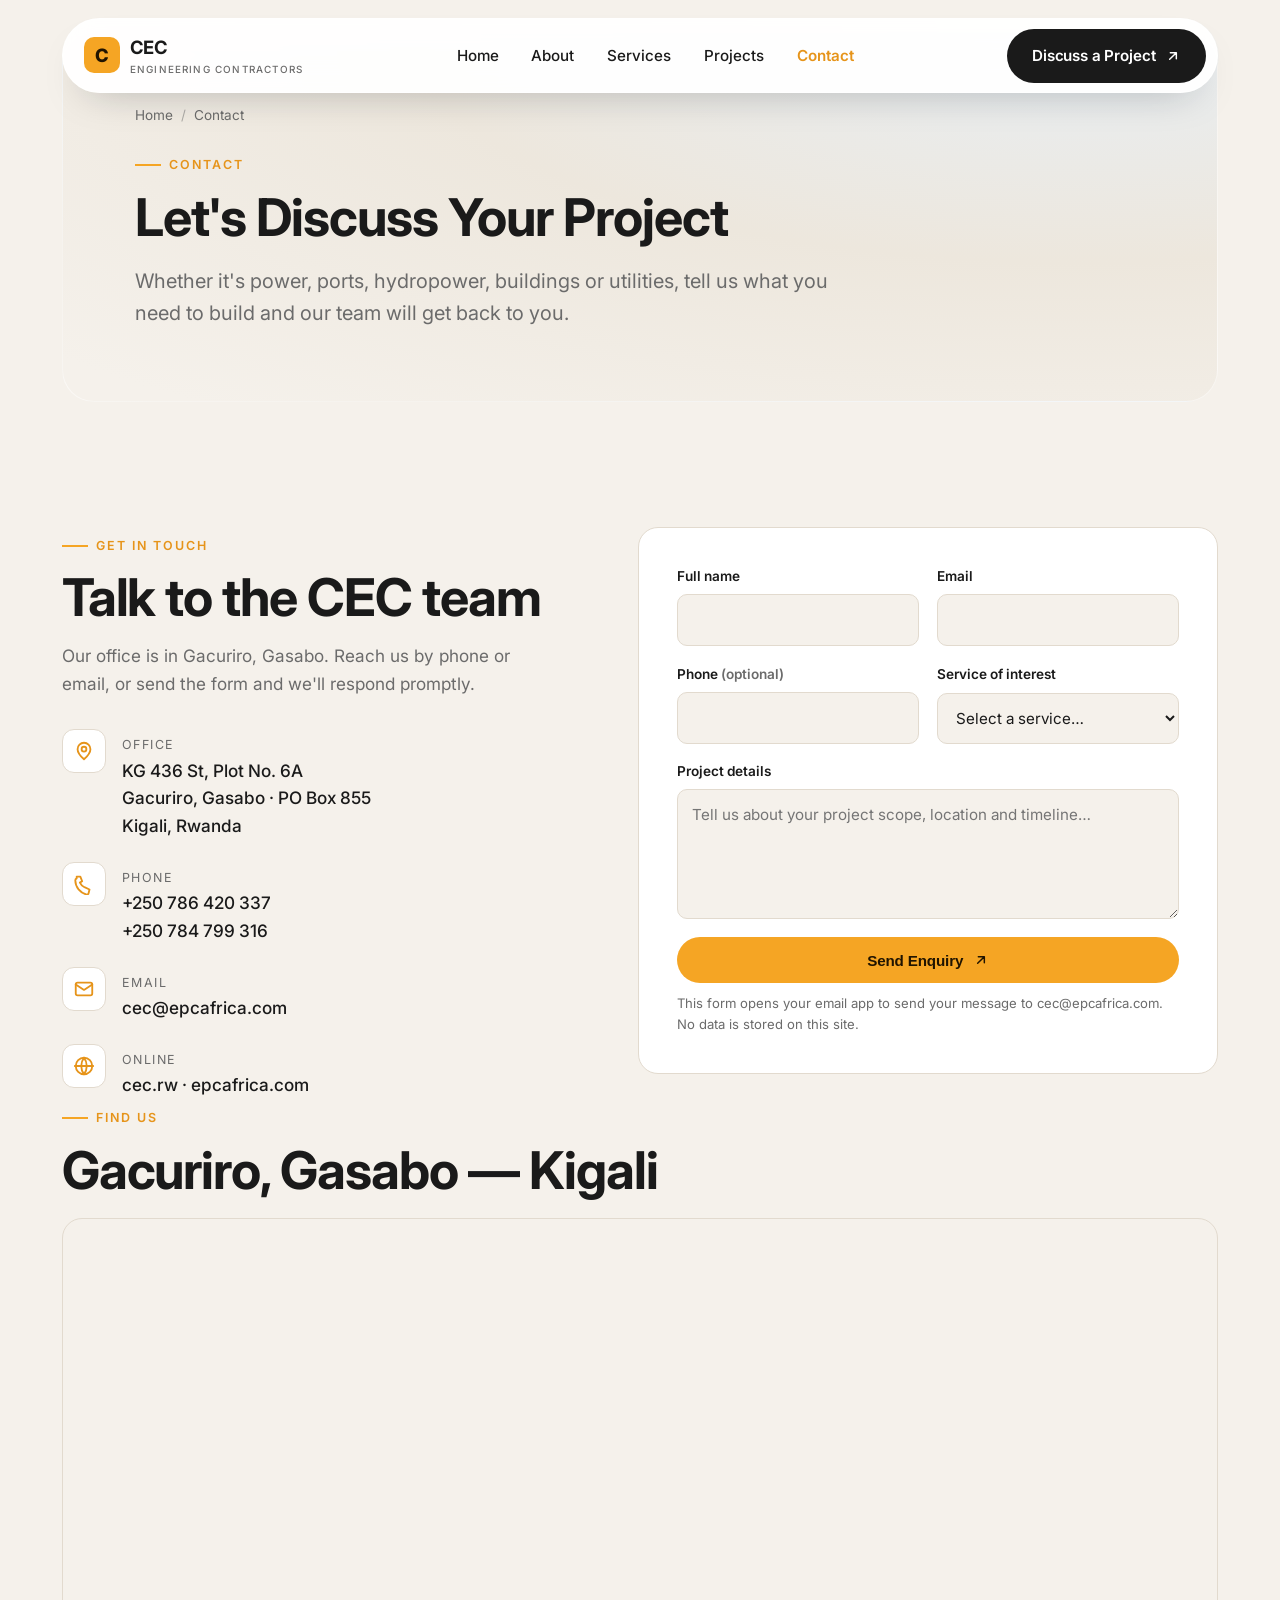
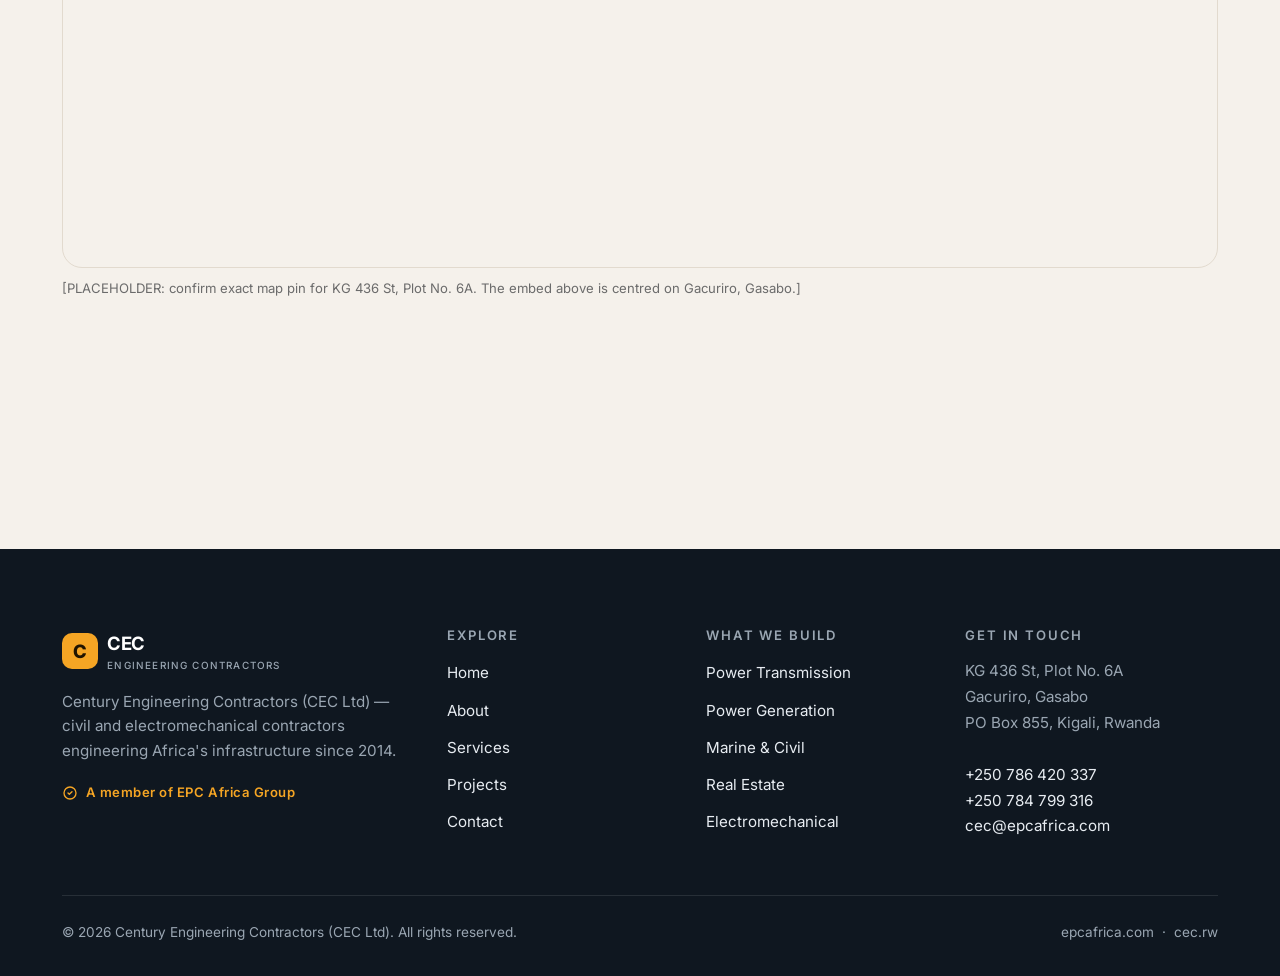
<file: contact.html>
<!DOCTYPE html>
<html lang="en">
<head>
  <meta charset="UTF-8">
  <meta name="viewport" content="width=device-width, initial-scale=1.0">
  <title>Contact — Century Engineering Contractors (CEC Ltd)</title>
  <meta name="description" content="Contact Century Engineering Contractors (CEC Ltd) in Kigali, Rwanda. Call +250 786 420 337, email cec@epcafrica.com, or send us your project details.">
  <meta name="theme-color" content="#0F1720">
  <link rel="canonical" href="https://cec.rw/contact.html">

  <meta property="og:type" content="website">
  <meta property="og:site_name" content="Century Engineering Contractors">
  <meta property="og:title" content="Contact — Century Engineering Contractors (CEC Ltd)">
  <meta property="og:description" content="Get in touch with CEC in Kigali, Rwanda to discuss your civil or electromechanical project.">
  <meta property="og:url" content="https://cec.rw/contact.html">
  <meta property="og:image" content="https://cec.rw/assets/images/meeting.jpg">
  <meta property="og:locale" content="en_US">
  <meta name="twitter:card" content="summary_large_image">
  <meta name="twitter:title" content="Contact — Century Engineering Contractors (CEC Ltd)">
  <meta name="twitter:description" content="Call, email or message CEC in Kigali, Rwanda.">
  <meta name="twitter:image" content="https://cec.rw/assets/images/meeting.jpg">

  <link rel="icon" href="favicon.svg" type="image/svg+xml">
  <link rel="icon" href="favicon.ico" sizes="any">
  <link rel="apple-touch-icon" href="favicon.svg">
  <link rel="preconnect" href="https://fonts.googleapis.com">
  <link rel="preconnect" href="https://fonts.gstatic.com" crossorigin>
  <link href="https://fonts.googleapis.com/css2?family=Inter:wght@400;500;600;700&display=swap" rel="stylesheet">
  <link rel="stylesheet" href="assets/css/styles.css">

  <script type="application/ld+json">
  {
    "@context": "https://schema.org",
    "@type": "GeneralContractor",
    "name": "Century Engineering Contractors",
    "alternateName": "CEC Ltd",
    "url": "https://cec.rw/",
    "email": "cec@epcafrica.com",
    "telephone": "+250786420337",
    "address": {
      "@type": "PostalAddress",
      "streetAddress": "KG 436 St, Plot No. 6A, Gacuriro, Gasabo",
      "postOfficeBoxNumber": "855",
      "addressLocality": "Kigali",
      "addressCountry": "RW"
    }
  }
  </script>
</head>
<body>
  <a class="skip-link" href="#main">Skip to content</a>

  <header class="site-header">
    <div class="container">
      <nav class="nav" aria-label="Primary">
        <a class="brand" href="index.html" aria-label="Century Engineering Contractors — home">
          <span class="brand__mark" aria-hidden="true">C</span>
          <span>CEC<small>Engineering Contractors</small></span>
        </a>
        <ul class="nav__links">
          <li><a href="index.html">Home</a></li>
          <li><a href="about.html">About</a></li>
          <li><a href="services.html">Services</a></li>
          <li><a href="projects.html">Projects</a></li>
          <li><a href="contact.html" aria-current="page">Contact</a></li>
        </ul>
        <div class="nav__actions">
          <a class="btn btn--dark nav__cta" href="contact.html">Discuss a Project
            <svg class="btn__arrow" width="16" height="16" viewBox="0 0 24 24" fill="none" stroke="currentColor" stroke-width="2.2" stroke-linecap="round" stroke-linejoin="round" aria-hidden="true"><path d="M7 17 17 7M8 7h9v9"/></svg></a>
          <button class="nav__toggle" type="button" aria-expanded="false" aria-controls="mobile-menu" aria-label="Open menu"><span></span><span></span><span></span></button>
        </div>
      </nav>
      <div class="mobile-menu" id="mobile-menu">
        <a href="index.html">Home</a>
        <a href="about.html">About</a>
        <a href="services.html">Services</a>
        <a href="projects.html">Projects</a>
        <a href="contact.html" aria-current="page">Contact</a>
        <a class="btn btn--accent" href="contact.html">Discuss a Project</a>
      </div>
    </div>
  </header>

  <main id="main">
    <section class="page-hero">
      <div class="container">
        <div class="page-hero__card">
          <nav class="breadcrumbs" aria-label="Breadcrumb">
            <a href="index.html">Home</a><span aria-hidden="true">/</span><span>Contact</span>
          </nav>
          <span class="eyebrow">Contact</span>
          <h1 class="page-hero__title" style="margin-top:1rem;">Let's Discuss Your Project</h1>
          <p class="page-hero__sub">Whether it's power, ports, hydropower, buildings or utilities, tell us what you need to build and our team will get back to you.</p>
        </div>
      </div>
    </section>

    <section class="section" aria-labelledby="contact-title">
      <div class="container">
        <h2 id="contact-title" class="visually-hidden">Contact details and enquiry form</h2>
        <div class="contact-grid">
          <!-- Info -->
          <div>
            <span class="eyebrow">Get in touch</span>
            <h2 style="margin-top:1rem;max-width:16ch;">Talk to the CEC team</h2>
            <p class="text-muted" style="margin-top:1rem;max-width:44ch;">Our office is in Gacuriro, Gasabo. Reach us by phone or email, or send the form and we'll respond promptly.</p>

            <div class="info-list" style="margin-top:2rem;">
              <div class="info-item">
                <span class="info-item__icon" aria-hidden="true"><svg width="22" height="22" viewBox="0 0 24 24" fill="none" stroke="currentColor" stroke-width="2" stroke-linecap="round" stroke-linejoin="round"><path d="M12 21s-7-6.2-7-11a7 7 0 0 1 14 0c0 4.8-7 11-7 11Z"/><circle cx="12" cy="10" r="2.6"/></svg></span>
                <div>
                  <span class="lbl">Office</span>
                  <p>KG 436 St, Plot No. 6A<br>Gacuriro, Gasabo · PO Box 855<br>Kigali, Rwanda</p>
                </div>
              </div>
              <div class="info-item">
                <span class="info-item__icon" aria-hidden="true"><svg width="22" height="22" viewBox="0 0 24 24" fill="none" stroke="currentColor" stroke-width="2" stroke-linecap="round" stroke-linejoin="round"><path d="M4 4h4l2 5-2.5 1.5a11 11 0 0 0 5 5L18 18l-1 4a2 2 0 0 1-2 1.5A16 16 0 0 1 2.5 8 2 2 0 0 1 4 6Z"/></svg></span>
                <div>
                  <span class="lbl">Phone</span>
                  <p><a href="tel:+250786420337">+250 786 420 337</a><br><a href="tel:+250784799316">+250 784 799 316</a></p>
                </div>
              </div>
              <div class="info-item">
                <span class="info-item__icon" aria-hidden="true"><svg width="22" height="22" viewBox="0 0 24 24" fill="none" stroke="currentColor" stroke-width="2" stroke-linecap="round" stroke-linejoin="round"><rect x="3" y="5" width="18" height="14" rx="2"/><path d="m3 7 9 6 9-6"/></svg></span>
                <div>
                  <span class="lbl">Email</span>
                  <p><a href="mailto:cec@epcafrica.com">cec@epcafrica.com</a></p>
                </div>
              </div>
              <div class="info-item">
                <span class="info-item__icon" aria-hidden="true"><svg width="22" height="22" viewBox="0 0 24 24" fill="none" stroke="currentColor" stroke-width="2" stroke-linecap="round" stroke-linejoin="round"><circle cx="12" cy="12" r="9"/><path d="M2 12h20M12 3a15 15 0 0 1 0 18 15 15 0 0 1 0-18Z"/></svg></span>
                <div>
                  <span class="lbl">Online</span>
                  <p><a href="https://cec.rw">cec.rw</a> · <a href="https://epcafrica.com" target="_blank" rel="noopener">epcafrica.com</a></p>
                </div>
              </div>
            </div>
          </div>

          <!-- Form -->
          <div>
            <form class="form" data-contact-form novalidate aria-label="Project enquiry form">
              <div class="form__row form__row--2">
                <div class="field">
                  <label for="name">Full name</label>
                  <input type="text" id="name" name="name" autocomplete="name" required>
                </div>
                <div class="field">
                  <label for="email">Email</label>
                  <input type="email" id="email" name="email" autocomplete="email" required>
                </div>
              </div>
              <div class="form__row form__row--2">
                <div class="field">
                  <label for="phone">Phone <span class="text-muted">(optional)</span></label>
                  <input type="tel" id="phone" name="phone" autocomplete="tel">
                </div>
                <div class="field">
                  <label for="service">Service of interest</label>
                  <select id="service" name="service">
                    <option value="">Select a service…</option>
                    <option>Power Transmission &amp; Distribution</option>
                    <option>Power Generation Infrastructure</option>
                    <option>Marine &amp; Civil Construction</option>
                    <option>Real Estate &amp; Housing</option>
                    <option>Water Supply &amp; Sanitation</option>
                    <option>Community Development</option>
                    <option>Electromechanical Installation</option>
                  </select>
                </div>
              </div>
              <div class="field">
                <label for="message">Project details</label>
                <textarea id="message" name="message" required placeholder="Tell us about your project scope, location and timeline…"></textarea>
              </div>
              <button type="submit" class="btn btn--accent" style="width:100%;justify-content:center;">
                Send Enquiry
                <svg class="btn__arrow" width="16" height="16" viewBox="0 0 24 24" fill="none" stroke="currentColor" stroke-width="2.2" stroke-linecap="round" stroke-linejoin="round" aria-hidden="true"><path d="M7 17 17 7M8 7h9v9"/></svg>
              </button>
              <p class="form__note" data-form-status role="status" aria-live="polite">This form opens your email app to send your message to cec@epcafrica.com. No data is stored on this site.</p>
            </form>
          </div>
        </div>

        <!-- Map -->
        <div style="margin-top:clamp(2rem,1.5rem+3vw,3.5rem);">
          <span class="eyebrow">Find us</span>
          <h2 style="margin-top:1rem;margin-bottom:1.2rem;max-width:22ch;">Gacuriro, Gasabo — Kigali</h2>
          <div class="map-embed">
            <iframe
              title="Map showing CEC office location at KG 436 St, Gacuriro, Gasabo, Kigali, Rwanda"
              src="https://www.google.com/maps?q=Gacuriro,%20Gasabo,%20Kigali,%20Rwanda&output=embed"
              loading="lazy"
              referrerpolicy="no-referrer-when-downgrade"></iframe>
          </div>
          <p class="form__note">[PLACEHOLDER: confirm exact map pin for KG 436 St, Plot No. 6A. The embed above is centred on Gacuriro, Gasabo.]</p>
        </div>
      </div>
    </section>
  </main>

  <footer class="site-footer">
    <div class="container">
      <div class="footer-grid">
        <div class="footer-about">
          <a class="brand" href="index.html" aria-label="Century Engineering Contractors — home">
            <span class="brand__mark" aria-hidden="true">C</span>
            <span>CEC<small>Engineering Contractors</small></span>
          </a>
          <p>Century Engineering Contractors (CEC Ltd) — civil and electromechanical contractors engineering Africa's infrastructure since 2014.</p>
          <span class="footer-badge">
            <svg width="16" height="16" viewBox="0 0 24 24" fill="none" stroke="currentColor" stroke-width="2" stroke-linecap="round" stroke-linejoin="round" aria-hidden="true"><path d="m9 12 2 2 4-4"/><circle cx="12" cy="12" r="9"/></svg>
            A member of EPC Africa Group
          </span>
        </div>
        <nav class="footer-col" aria-label="Site">
          <h4>Explore</h4>
          <ul>
            <li><a href="index.html">Home</a></li>
            <li><a href="about.html">About</a></li>
            <li><a href="services.html">Services</a></li>
            <li><a href="projects.html">Projects</a></li>
            <li><a href="contact.html">Contact</a></li>
          </ul>
        </nav>
        <nav class="footer-col" aria-label="Services">
          <h4>What We Build</h4>
          <ul>
            <li><a href="services.html#power-transmission">Power Transmission</a></li>
            <li><a href="services.html#power-generation">Power Generation</a></li>
            <li><a href="services.html#marine-civil">Marine &amp; Civil</a></li>
            <li><a href="services.html#real-estate">Real Estate</a></li>
            <li><a href="services.html#electromechanical">Electromechanical</a></li>
          </ul>
        </nav>
        <div class="footer-col">
          <h4>Get in touch</h4>
          <address>
            KG 436 St, Plot No. 6A<br>
            Gacuriro, Gasabo<br>
            PO Box 855, Kigali, Rwanda<br><br>
            <a href="tel:+250786420337">+250 786 420 337</a><br>
            <a href="tel:+250784799316">+250 784 799 316</a><br>
            <a href="mailto:cec@epcafrica.com">cec@epcafrica.com</a>
          </address>
        </div>
      </div>
      <div class="footer-bottom">
        <p>&copy; <span data-year>2026</span> Century Engineering Contractors (CEC Ltd). All rights reserved.</p>
        <p><a href="https://epcafrica.com" target="_blank" rel="noopener">epcafrica.com</a> &nbsp;·&nbsp; <a href="https://cec.rw">cec.rw</a></p>
      </div>
    </div>
  </footer>

  <script src="assets/js/main.js" defer></script>
</body>
</html>
</file>
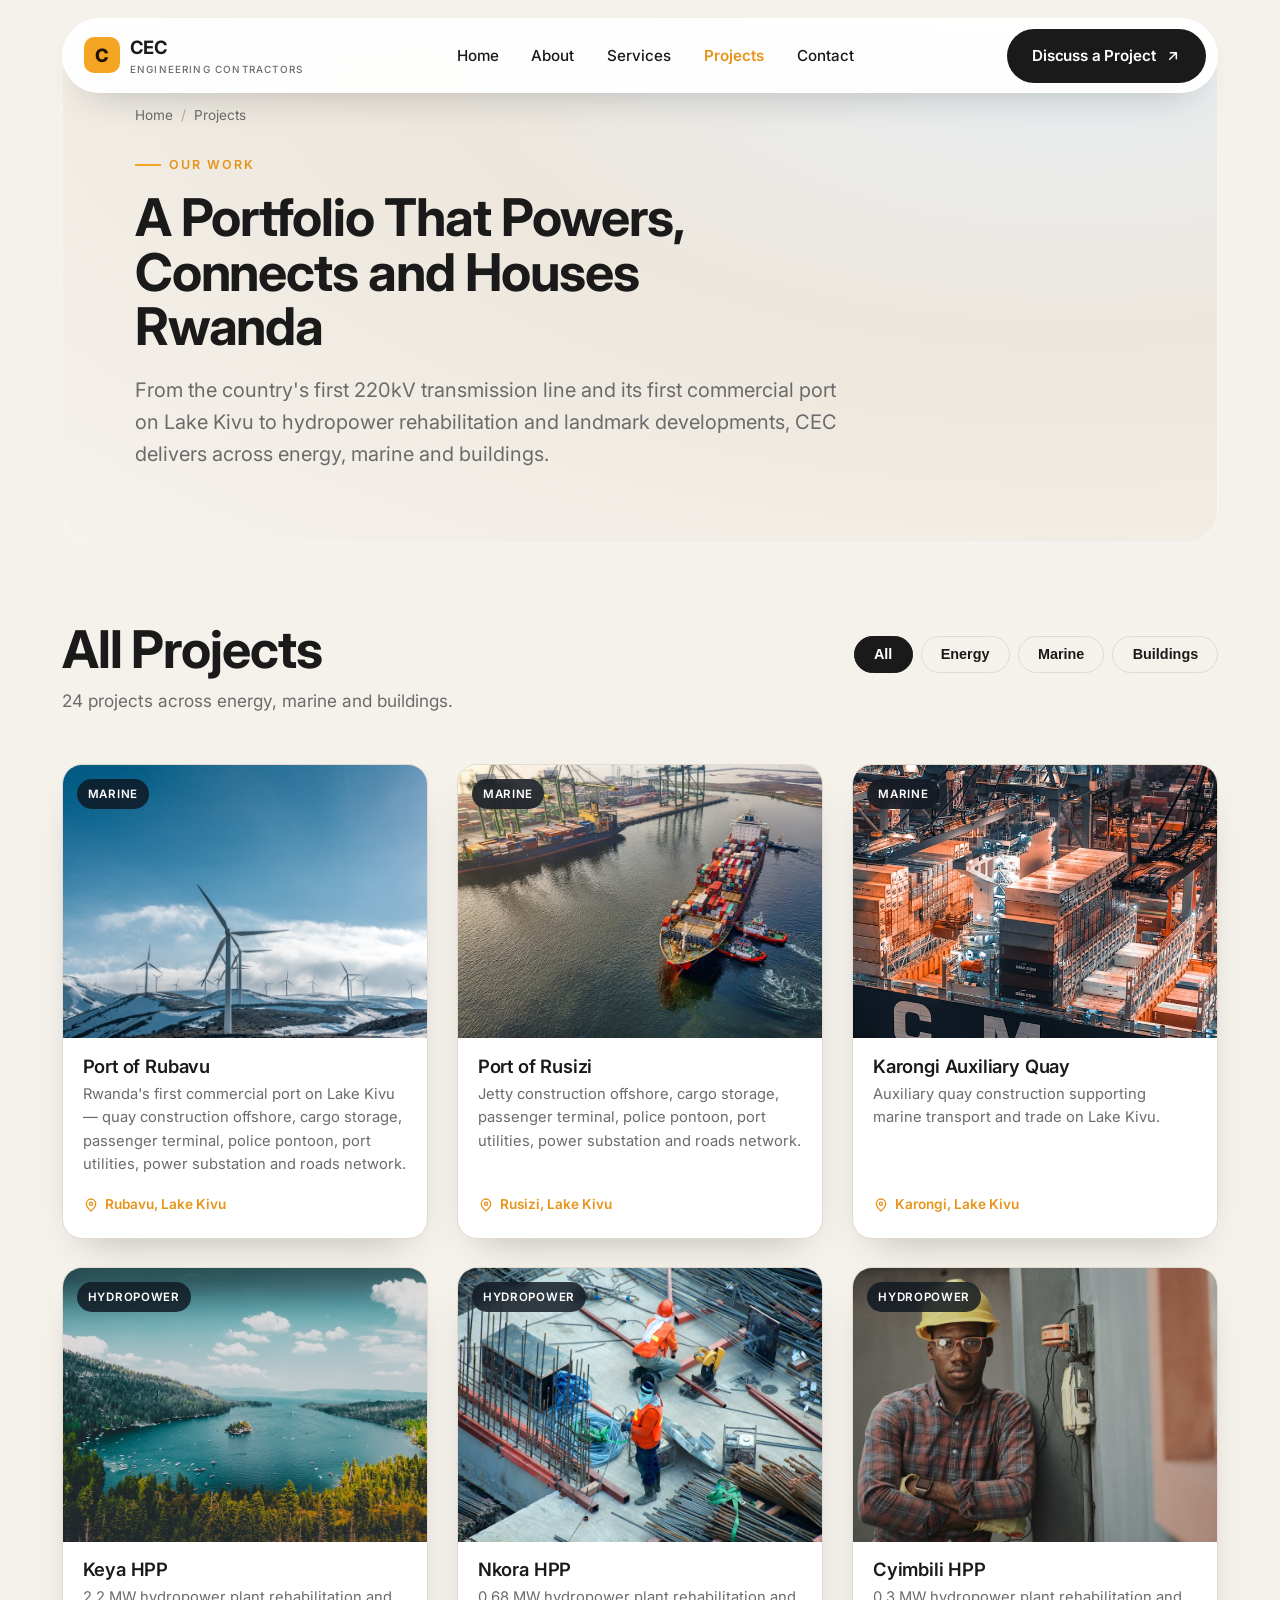
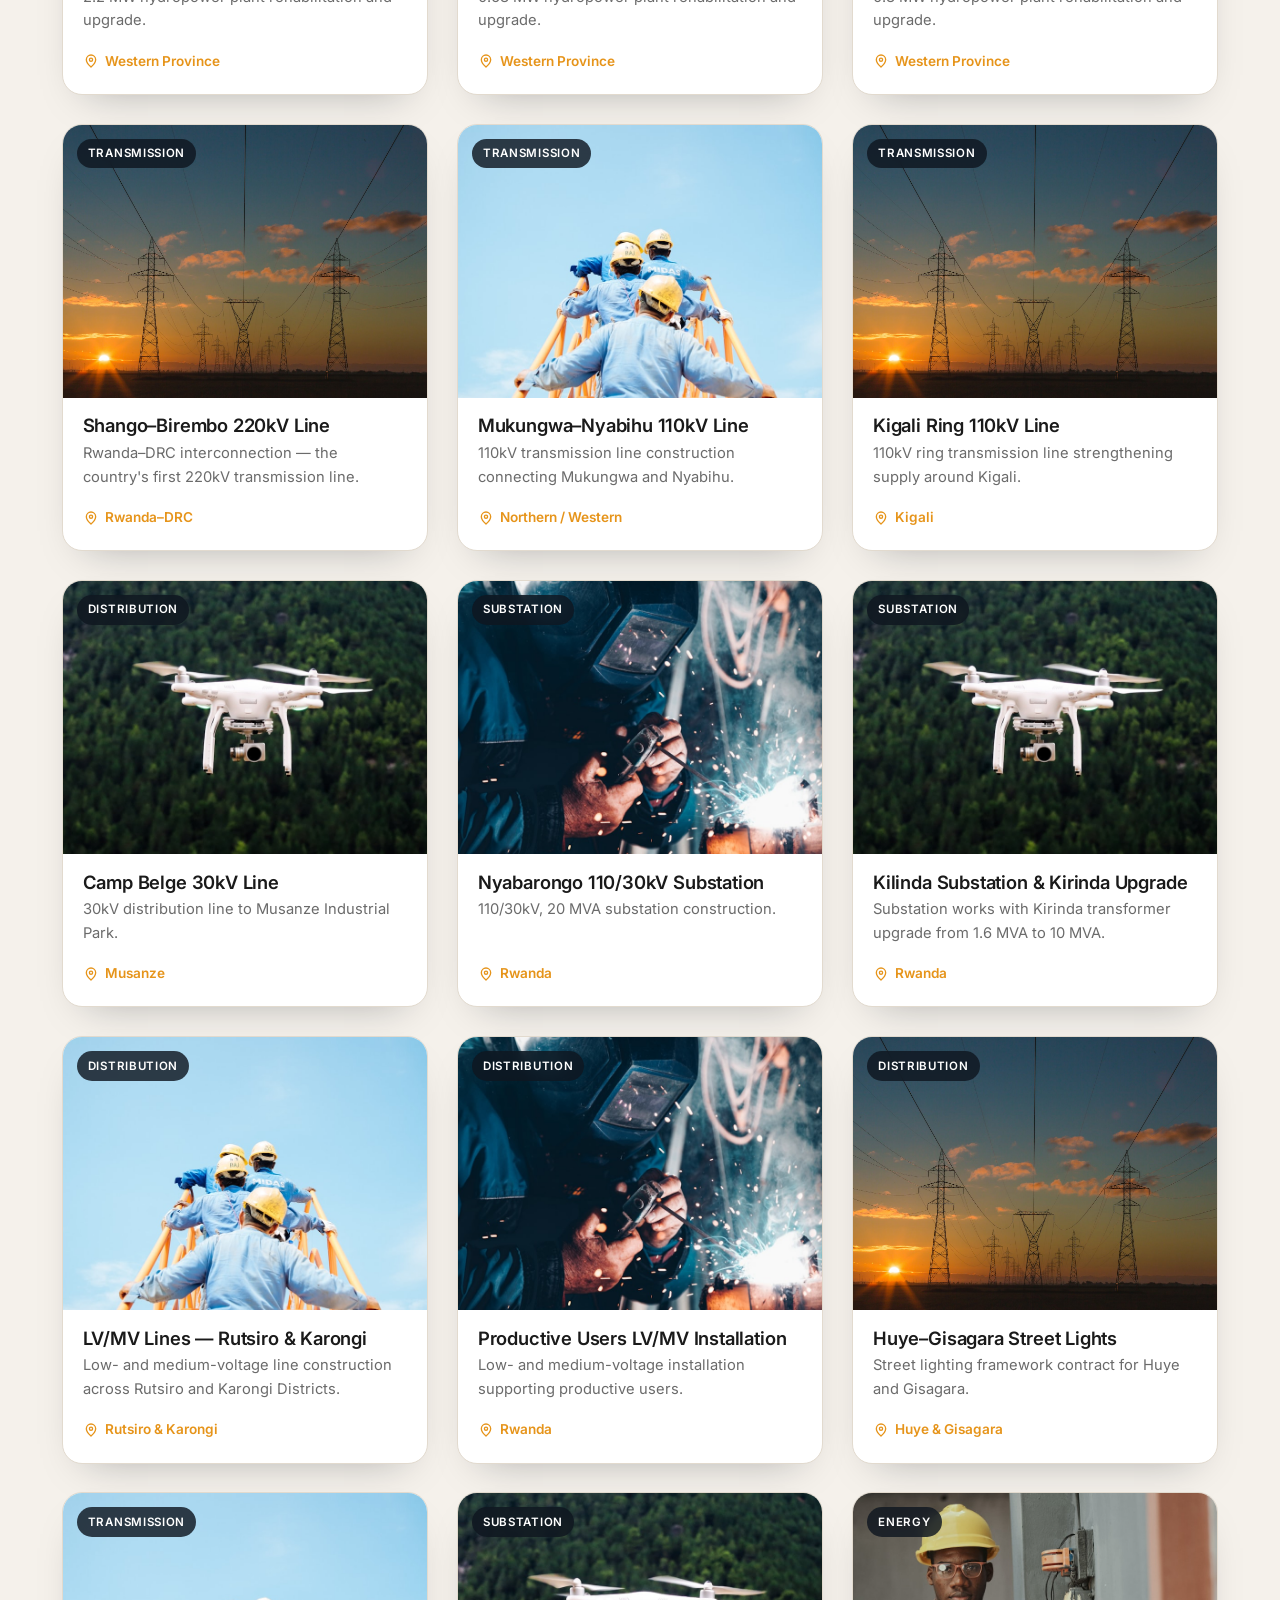
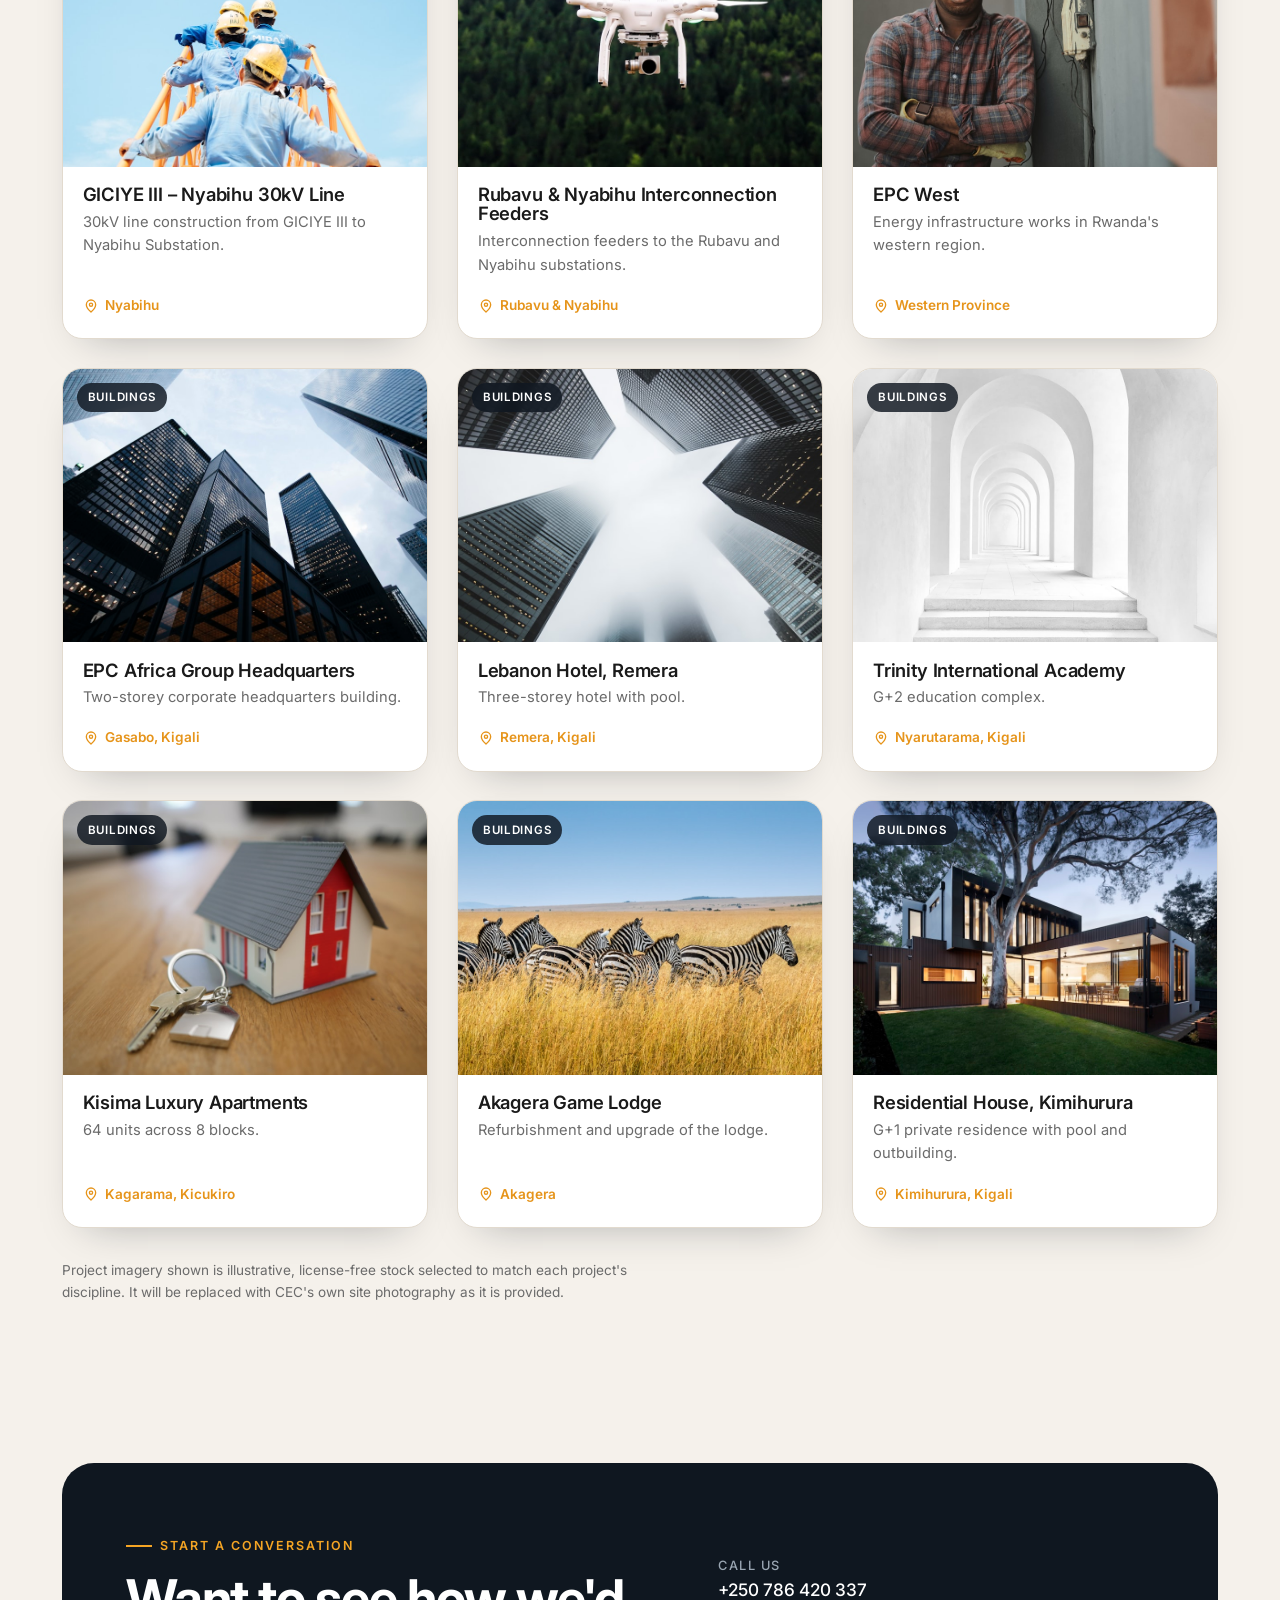
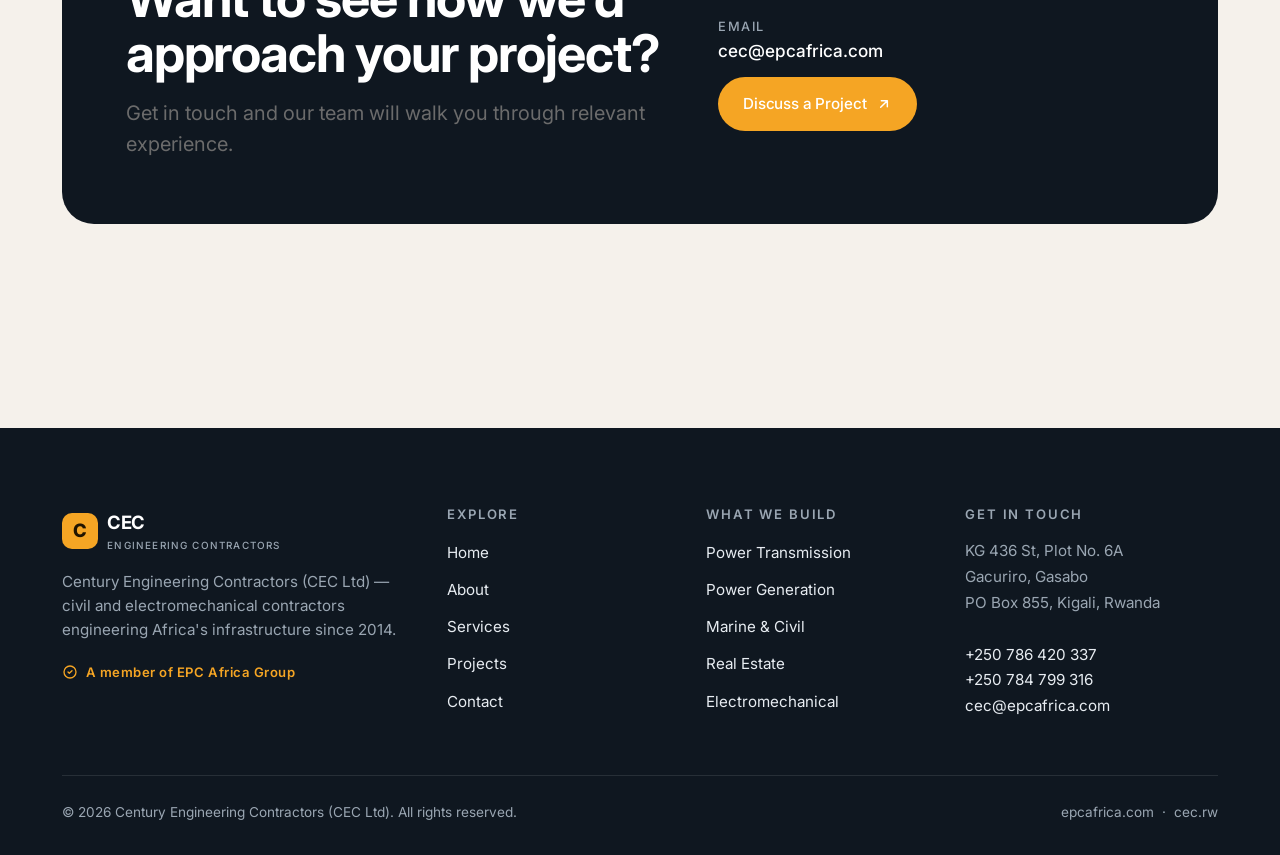
<file: projects.html>
<!DOCTYPE html>
<html lang="en">
<head>
  <meta charset="UTF-8">
  <meta name="viewport" content="width=device-width, initial-scale=1.0">
  <title>Projects — Century Engineering Contractors (CEC Ltd)</title>
  <meta name="description" content="Explore CEC's portfolio across energy, marine and buildings — including the Shango–Birembo 220kV line, Port of Rubavu, hydropower rehabilitation and landmark developments in Kigali.">
  <meta name="theme-color" content="#0F1720">
  <link rel="canonical" href="https://cec.rw/projects.html">

  <meta property="og:type" content="website">
  <meta property="og:site_name" content="Century Engineering Contractors">
  <meta property="og:title" content="Projects — Century Engineering Contractors (CEC Ltd)">
  <meta property="og:description" content="A portfolio of national infrastructure across energy, marine and buildings in Rwanda.">
  <meta property="og:url" content="https://cec.rw/projects.html">
  <meta property="og:image" content="https://cec.rw/assets/images/port-aerial.jpg">
  <meta property="og:locale" content="en_US">
  <meta name="twitter:card" content="summary_large_image">
  <meta name="twitter:title" content="Projects — Century Engineering Contractors (CEC Ltd)">
  <meta name="twitter:description" content="Energy, marine and buildings across Rwanda and the region.">
  <meta name="twitter:image" content="https://cec.rw/assets/images/port-aerial.jpg">

  <link rel="icon" href="favicon.svg" type="image/svg+xml">
  <link rel="icon" href="favicon.ico" sizes="any">
  <link rel="apple-touch-icon" href="favicon.svg">
  <link rel="preconnect" href="https://fonts.googleapis.com">
  <link rel="preconnect" href="https://fonts.gstatic.com" crossorigin>
  <link href="https://fonts.googleapis.com/css2?family=Inter:wght@400;500;600;700&display=swap" rel="stylesheet">
  <link rel="stylesheet" href="assets/css/styles.css">
</head>
<body>
  <a class="skip-link" href="#main">Skip to content</a>

  <header class="site-header">
    <div class="container">
      <nav class="nav" aria-label="Primary">
        <a class="brand" href="index.html" aria-label="Century Engineering Contractors — home">
          <span class="brand__mark" aria-hidden="true">C</span>
          <span>CEC<small>Engineering Contractors</small></span>
        </a>
        <ul class="nav__links">
          <li><a href="index.html">Home</a></li>
          <li><a href="about.html">About</a></li>
          <li><a href="services.html">Services</a></li>
          <li><a href="projects.html" aria-current="page">Projects</a></li>
          <li><a href="contact.html">Contact</a></li>
        </ul>
        <div class="nav__actions">
          <a class="btn btn--dark nav__cta" href="contact.html">Discuss a Project
            <svg class="btn__arrow" width="16" height="16" viewBox="0 0 24 24" fill="none" stroke="currentColor" stroke-width="2.2" stroke-linecap="round" stroke-linejoin="round" aria-hidden="true"><path d="M7 17 17 7M8 7h9v9"/></svg></a>
          <button class="nav__toggle" type="button" aria-expanded="false" aria-controls="mobile-menu" aria-label="Open menu"><span></span><span></span><span></span></button>
        </div>
      </nav>
      <div class="mobile-menu" id="mobile-menu">
        <a href="index.html">Home</a>
        <a href="about.html">About</a>
        <a href="services.html">Services</a>
        <a href="projects.html" aria-current="page">Projects</a>
        <a href="contact.html">Contact</a>
        <a class="btn btn--accent" href="contact.html">Discuss a Project</a>
      </div>
    </div>
  </header>

  <main id="main">
    <section class="page-hero">
      <div class="container">
        <div class="page-hero__card">
          <nav class="breadcrumbs" aria-label="Breadcrumb">
            <a href="index.html">Home</a><span aria-hidden="true">/</span><span>Projects</span>
          </nav>
          <span class="eyebrow">Our Work</span>
          <h1 class="page-hero__title" style="margin-top:1rem;">A Portfolio That Powers, Connects and Houses Rwanda</h1>
          <p class="page-hero__sub">From the country's first 220kV transmission line and its first commercial port on Lake Kivu to hydropower rehabilitation and landmark developments, CEC delivers across energy, marine and buildings.</p>
        </div>
      </div>
    </section>

    <section class="section section--tight" aria-labelledby="proj-title">
      <div class="container">
        <div class="section-head section-head--split">
          <div>
            <h2 id="proj-title" style="max-width:16ch;">All Projects</h2>
            <p class="text-muted" style="margin-top:.6rem;"><span data-project-count>24 projects</span> across energy, marine and buildings.</p>
          </div>
          <div class="filter-bar" data-filter-bar role="group" aria-label="Filter projects by category">
            <button type="button" data-filter="all" aria-pressed="true">All</button>
            <button type="button" data-filter="energy" aria-pressed="false">Energy</button>
            <button type="button" data-filter="marine" aria-pressed="false">Marine</button>
            <button type="button" data-filter="buildings" aria-pressed="false">Buildings</button>
          </div>
        </div>

        <div class="projects-grid">

          <!-- MARINE -->
          <article class="project-card" data-project data-category="marine">
            <div class="project-card__media">
              <img src="assets/images/port-aerial.jpg" alt="Aerial view of a commercial port with quay, cranes and cargo storage" loading="lazy" width="900" height="675">
              <span class="project-card__cat">Marine</span>
            </div>
            <div class="project-card__body">
              <h3 class="project-card__title">Port of Rubavu</h3>
              <p class="project-card__desc">Rwanda's first commercial port on Lake Kivu — quay construction offshore, cargo storage, passenger terminal, police pontoon, port utilities, power substation and roads network.</p>
              <span class="project-card__meta"><svg width="16" height="16" viewBox="0 0 24 24" fill="none" stroke="currentColor" stroke-width="2" stroke-linecap="round" stroke-linejoin="round" aria-hidden="true"><path d="M12 21s-7-6.2-7-11a7 7 0 0 1 14 0c0 4.8-7 11-7 11Z"/><circle cx="12" cy="10" r="2.4"/></svg>Rubavu, Lake Kivu</span>
            </div>
          </article>

          <article class="project-card" data-project data-category="marine">
            <div class="project-card__media">
              <img src="assets/images/port-ship.jpg" alt="Container vessel guided by tugboats at a port terminal" loading="lazy" width="900" height="675">
              <span class="project-card__cat">Marine</span>
            </div>
            <div class="project-card__body">
              <h3 class="project-card__title">Port of Rusizi</h3>
              <p class="project-card__desc">Jetty construction offshore, cargo storage, passenger terminal, police pontoon, port utilities, power substation and roads network.</p>
              <span class="project-card__meta"><svg width="16" height="16" viewBox="0 0 24 24" fill="none" stroke="currentColor" stroke-width="2" stroke-linecap="round" stroke-linejoin="round" aria-hidden="true"><path d="M12 21s-7-6.2-7-11a7 7 0 0 1 14 0c0 4.8-7 11-7 11Z"/><circle cx="12" cy="10" r="2.4"/></svg>Rusizi, Lake Kivu</span>
            </div>
          </article>

          <article class="project-card" data-project data-category="marine">
            <div class="project-card__media">
              <img src="assets/images/port-terminal.jpg" alt="Port terminal quay with gantry cranes and stacked containers" loading="lazy" width="900" height="675">
              <span class="project-card__cat">Marine</span>
            </div>
            <div class="project-card__body">
              <h3 class="project-card__title">Karongi Auxiliary Quay</h3>
              <p class="project-card__desc">Auxiliary quay construction supporting marine transport and trade on Lake Kivu.</p>
              <span class="project-card__meta"><svg width="16" height="16" viewBox="0 0 24 24" fill="none" stroke="currentColor" stroke-width="2" stroke-linecap="round" stroke-linejoin="round" aria-hidden="true"><path d="M12 21s-7-6.2-7-11a7 7 0 0 1 14 0c0 4.8-7 11-7 11Z"/><circle cx="12" cy="10" r="2.4"/></svg>Karongi, Lake Kivu</span>
            </div>
          </article>

          <!-- HYDRO (ENERGY) -->
          <article class="project-card" data-project data-category="energy">
            <div class="project-card__media">
              <img src="assets/images/lake-kivu.jpg" alt="Reservoir among forested hills feeding a hydropower plant" loading="lazy" width="900" height="600">
              <span class="project-card__cat">Hydropower</span>
            </div>
            <div class="project-card__body">
              <h3 class="project-card__title">Keya HPP</h3>
              <p class="project-card__desc">2.2 MW hydropower plant rehabilitation and upgrade.</p>
              <span class="project-card__meta"><svg width="16" height="16" viewBox="0 0 24 24" fill="none" stroke="currentColor" stroke-width="2" stroke-linecap="round" stroke-linejoin="round" aria-hidden="true"><path d="M12 21s-7-6.2-7-11a7 7 0 0 1 14 0c0 4.8-7 11-7 11Z"/><circle cx="12" cy="10" r="2.4"/></svg>Western Province</span>
            </div>
          </article>

          <article class="project-card" data-project data-category="energy">
            <div class="project-card__media">
              <img src="assets/images/site-workers.jpg" alt="Crew working on steel reinforcement during hydropower civil works" loading="lazy" width="900" height="600">
              <span class="project-card__cat">Hydropower</span>
            </div>
            <div class="project-card__body">
              <h3 class="project-card__title">Nkora HPP</h3>
              <p class="project-card__desc">0.68 MW hydropower plant rehabilitation and upgrade.</p>
              <span class="project-card__meta"><svg width="16" height="16" viewBox="0 0 24 24" fill="none" stroke="currentColor" stroke-width="2" stroke-linecap="round" stroke-linejoin="round" aria-hidden="true"><path d="M12 21s-7-6.2-7-11a7 7 0 0 1 14 0c0 4.8-7 11-7 11Z"/><circle cx="12" cy="10" r="2.4"/></svg>Western Province</span>
            </div>
          </article>

          <article class="project-card" data-project data-category="energy">
            <div class="project-card__media">
              <img src="assets/images/site-aerial-team.jpg" alt="Engineering team reviewing works at a generation site" loading="lazy" width="900" height="600">
              <span class="project-card__cat">Hydropower</span>
            </div>
            <div class="project-card__body">
              <h3 class="project-card__title">Cyimbili HPP</h3>
              <p class="project-card__desc">0.3 MW hydropower plant rehabilitation and upgrade.</p>
              <span class="project-card__meta"><svg width="16" height="16" viewBox="0 0 24 24" fill="none" stroke="currentColor" stroke-width="2" stroke-linecap="round" stroke-linejoin="round" aria-hidden="true"><path d="M12 21s-7-6.2-7-11a7 7 0 0 1 14 0c0 4.8-7 11-7 11Z"/><circle cx="12" cy="10" r="2.4"/></svg>Western Province</span>
            </div>
          </article>

          <!-- TRANSMISSION & DISTRIBUTION (ENERGY) -->
          <article class="project-card" data-project data-category="energy">
            <div class="project-card__media">
              <img src="assets/images/hero-transmission.jpg" alt="220kV transmission towers and lines across open landscape" loading="lazy" width="900" height="675">
              <span class="project-card__cat">Transmission</span>
            </div>
            <div class="project-card__body">
              <h3 class="project-card__title">Shango–Birembo 220kV Line</h3>
              <p class="project-card__desc">Rwanda–DRC interconnection — the country's first 220kV transmission line.</p>
              <span class="project-card__meta"><svg width="16" height="16" viewBox="0 0 24 24" fill="none" stroke="currentColor" stroke-width="2" stroke-linecap="round" stroke-linejoin="round" aria-hidden="true"><path d="M12 21s-7-6.2-7-11a7 7 0 0 1 14 0c0 4.8-7 11-7 11Z"/><circle cx="12" cy="10" r="2.4"/></svg>Rwanda–DRC</span>
            </div>
          </article>

          <article class="project-card" data-project data-category="energy">
            <div class="project-card__media">
              <img src="assets/images/team-ladder.jpg" alt="Line crew climbing to work on overhead power infrastructure" loading="lazy" width="900" height="675">
              <span class="project-card__cat">Transmission</span>
            </div>
            <div class="project-card__body">
              <h3 class="project-card__title">Mukungwa–Nyabihu 110kV Line</h3>
              <p class="project-card__desc">110kV transmission line construction connecting Mukungwa and Nyabihu.</p>
              <span class="project-card__meta"><svg width="16" height="16" viewBox="0 0 24 24" fill="none" stroke="currentColor" stroke-width="2" stroke-linecap="round" stroke-linejoin="round" aria-hidden="true"><path d="M12 21s-7-6.2-7-11a7 7 0 0 1 14 0c0 4.8-7 11-7 11Z"/><circle cx="12" cy="10" r="2.4"/></svg>Northern / Western</span>
            </div>
          </article>

          <article class="project-card" data-project data-category="energy">
            <div class="project-card__media">
              <img src="assets/images/hero-transmission.jpg" alt="High-voltage transmission towers along a network corridor" loading="lazy" width="900" height="675">
              <span class="project-card__cat">Transmission</span>
            </div>
            <div class="project-card__body">
              <h3 class="project-card__title">Kigali Ring 110kV Line</h3>
              <p class="project-card__desc">110kV ring transmission line strengthening supply around Kigali.</p>
              <span class="project-card__meta"><svg width="16" height="16" viewBox="0 0 24 24" fill="none" stroke="currentColor" stroke-width="2" stroke-linecap="round" stroke-linejoin="round" aria-hidden="true"><path d="M12 21s-7-6.2-7-11a7 7 0 0 1 14 0c0 4.8-7 11-7 11Z"/><circle cx="12" cy="10" r="2.4"/></svg>Kigali</span>
            </div>
          </article>

          <article class="project-card" data-project data-category="energy">
            <div class="project-card__media">
              <img src="assets/images/electrician.jpg" alt="Technician working on electrical distribution equipment" loading="lazy" width="900" height="600">
              <span class="project-card__cat">Distribution</span>
            </div>
            <div class="project-card__body">
              <h3 class="project-card__title">Camp Belge 30kV Line</h3>
              <p class="project-card__desc">30kV distribution line to Musanze Industrial Park.</p>
              <span class="project-card__meta"><svg width="16" height="16" viewBox="0 0 24 24" fill="none" stroke="currentColor" stroke-width="2" stroke-linecap="round" stroke-linejoin="round" aria-hidden="true"><path d="M12 21s-7-6.2-7-11a7 7 0 0 1 14 0c0 4.8-7 11-7 11Z"/><circle cx="12" cy="10" r="2.4"/></svg>Musanze</span>
            </div>
          </article>

          <article class="project-card" data-project data-category="energy">
            <div class="project-card__media">
              <img src="assets/images/welding.jpg" alt="Electromechanical works at a substation" loading="lazy" width="900" height="675">
              <span class="project-card__cat">Substation</span>
            </div>
            <div class="project-card__body">
              <h3 class="project-card__title">Nyabarongo 110/30kV Substation</h3>
              <p class="project-card__desc">110/30kV, 20 MVA substation construction.</p>
              <span class="project-card__meta"><svg width="16" height="16" viewBox="0 0 24 24" fill="none" stroke="currentColor" stroke-width="2" stroke-linecap="round" stroke-linejoin="round" aria-hidden="true"><path d="M12 21s-7-6.2-7-11a7 7 0 0 1 14 0c0 4.8-7 11-7 11Z"/><circle cx="12" cy="10" r="2.4"/></svg>Rwanda</span>
            </div>
          </article>

          <article class="project-card" data-project data-category="energy">
            <div class="project-card__media">
              <img src="assets/images/electrician.jpg" alt="Technician beside substation control equipment" loading="lazy" width="900" height="600">
              <span class="project-card__cat">Substation</span>
            </div>
            <div class="project-card__body">
              <h3 class="project-card__title">Kilinda Substation &amp; Kirinda Upgrade</h3>
              <p class="project-card__desc">Substation works with Kirinda transformer upgrade from 1.6 MVA to 10 MVA.</p>
              <span class="project-card__meta"><svg width="16" height="16" viewBox="0 0 24 24" fill="none" stroke="currentColor" stroke-width="2" stroke-linecap="round" stroke-linejoin="round" aria-hidden="true"><path d="M12 21s-7-6.2-7-11a7 7 0 0 1 14 0c0 4.8-7 11-7 11Z"/><circle cx="12" cy="10" r="2.4"/></svg>Rwanda</span>
            </div>
          </article>

          <article class="project-card" data-project data-category="energy">
            <div class="project-card__media">
              <img src="assets/images/team-ladder.jpg" alt="Crew installing low- and medium-voltage distribution lines" loading="lazy" width="900" height="675">
              <span class="project-card__cat">Distribution</span>
            </div>
            <div class="project-card__body">
              <h3 class="project-card__title">LV/MV Lines — Rutsiro &amp; Karongi</h3>
              <p class="project-card__desc">Low- and medium-voltage line construction across Rutsiro and Karongi Districts.</p>
              <span class="project-card__meta"><svg width="16" height="16" viewBox="0 0 24 24" fill="none" stroke="currentColor" stroke-width="2" stroke-linecap="round" stroke-linejoin="round" aria-hidden="true"><path d="M12 21s-7-6.2-7-11a7 7 0 0 1 14 0c0 4.8-7 11-7 11Z"/><circle cx="12" cy="10" r="2.4"/></svg>Rutsiro &amp; Karongi</span>
            </div>
          </article>

          <article class="project-card" data-project data-category="energy">
            <div class="project-card__media">
              <img src="assets/images/welding.jpg" alt="Electromechanical installation for productive-user connections" loading="lazy" width="900" height="675">
              <span class="project-card__cat">Distribution</span>
            </div>
            <div class="project-card__body">
              <h3 class="project-card__title">Productive Users LV/MV Installation</h3>
              <p class="project-card__desc">Low- and medium-voltage installation supporting productive users.</p>
              <span class="project-card__meta"><svg width="16" height="16" viewBox="0 0 24 24" fill="none" stroke="currentColor" stroke-width="2" stroke-linecap="round" stroke-linejoin="round" aria-hidden="true"><path d="M12 21s-7-6.2-7-11a7 7 0 0 1 14 0c0 4.8-7 11-7 11Z"/><circle cx="12" cy="10" r="2.4"/></svg>Rwanda</span>
            </div>
          </article>

          <article class="project-card" data-project data-category="energy">
            <div class="project-card__media">
              <img src="assets/images/hero-transmission.jpg" alt="Roadside power lines supporting street lighting infrastructure" loading="lazy" width="900" height="675">
              <span class="project-card__cat">Distribution</span>
            </div>
            <div class="project-card__body">
              <h3 class="project-card__title">Huye–Gisagara Street Lights</h3>
              <p class="project-card__desc">Street lighting framework contract for Huye and Gisagara.</p>
              <span class="project-card__meta"><svg width="16" height="16" viewBox="0 0 24 24" fill="none" stroke="currentColor" stroke-width="2" stroke-linecap="round" stroke-linejoin="round" aria-hidden="true"><path d="M12 21s-7-6.2-7-11a7 7 0 0 1 14 0c0 4.8-7 11-7 11Z"/><circle cx="12" cy="10" r="2.4"/></svg>Huye &amp; Gisagara</span>
            </div>
          </article>

          <article class="project-card" data-project data-category="energy">
            <div class="project-card__media">
              <img src="assets/images/team-ladder.jpg" alt="Line crew working on a 30kV overhead line" loading="lazy" width="900" height="675">
              <span class="project-card__cat">Transmission</span>
            </div>
            <div class="project-card__body">
              <h3 class="project-card__title">GICIYE III – Nyabihu 30kV Line</h3>
              <p class="project-card__desc">30kV line construction from GICIYE III to Nyabihu Substation.</p>
              <span class="project-card__meta"><svg width="16" height="16" viewBox="0 0 24 24" fill="none" stroke="currentColor" stroke-width="2" stroke-linecap="round" stroke-linejoin="round" aria-hidden="true"><path d="M12 21s-7-6.2-7-11a7 7 0 0 1 14 0c0 4.8-7 11-7 11Z"/><circle cx="12" cy="10" r="2.4"/></svg>Nyabihu</span>
            </div>
          </article>

          <article class="project-card" data-project data-category="energy">
            <div class="project-card__media">
              <img src="assets/images/electrician.jpg" alt="Technician commissioning substation interconnection feeders" loading="lazy" width="900" height="600">
              <span class="project-card__cat">Substation</span>
            </div>
            <div class="project-card__body">
              <h3 class="project-card__title">Rubavu &amp; Nyabihu Interconnection Feeders</h3>
              <p class="project-card__desc">Interconnection feeders to the Rubavu and Nyabihu substations.</p>
              <span class="project-card__meta"><svg width="16" height="16" viewBox="0 0 24 24" fill="none" stroke="currentColor" stroke-width="2" stroke-linecap="round" stroke-linejoin="round" aria-hidden="true"><path d="M12 21s-7-6.2-7-11a7 7 0 0 1 14 0c0 4.8-7 11-7 11Z"/><circle cx="12" cy="10" r="2.4"/></svg>Rubavu &amp; Nyabihu</span>
            </div>
          </article>

          <article class="project-card" data-project data-category="energy">
            <div class="project-card__media">
              <img src="assets/images/site-aerial-team.jpg" alt="Engineering team on a large energy infrastructure site" loading="lazy" width="900" height="600">
              <span class="project-card__cat">Energy</span>
            </div>
            <div class="project-card__body">
              <h3 class="project-card__title">EPC West</h3>
              <p class="project-card__desc">Energy infrastructure works in Rwanda's western region.</p>
              <span class="project-card__meta"><svg width="16" height="16" viewBox="0 0 24 24" fill="none" stroke="currentColor" stroke-width="2" stroke-linecap="round" stroke-linejoin="round" aria-hidden="true"><path d="M12 21s-7-6.2-7-11a7 7 0 0 1 14 0c0 4.8-7 11-7 11Z"/><circle cx="12" cy="10" r="2.4"/></svg>Western Province</span>
            </div>
          </article>

          <!-- BUILDINGS -->
          <article class="project-card" data-project data-category="buildings">
            <div class="project-card__media">
              <img src="assets/images/skyline.jpg" alt="Modern multi-storey office building" loading="lazy" width="900" height="675">
              <span class="project-card__cat">Buildings</span>
            </div>
            <div class="project-card__body">
              <h3 class="project-card__title">EPC Africa Group Headquarters</h3>
              <p class="project-card__desc">Two-storey corporate headquarters building.</p>
              <span class="project-card__meta"><svg width="16" height="16" viewBox="0 0 24 24" fill="none" stroke="currentColor" stroke-width="2" stroke-linecap="round" stroke-linejoin="round" aria-hidden="true"><path d="M12 21s-7-6.2-7-11a7 7 0 0 1 14 0c0 4.8-7 11-7 11Z"/><circle cx="12" cy="10" r="2.4"/></svg>Gasabo, Kigali</span>
            </div>
          </article>

          <article class="project-card" data-project data-category="buildings">
            <div class="project-card__media">
              <img src="assets/images/skyline-fog.jpg" alt="Multi-storey hospitality building" loading="lazy" width="900" height="675">
              <span class="project-card__cat">Buildings</span>
            </div>
            <div class="project-card__body">
              <h3 class="project-card__title">Lebanon Hotel, Remera</h3>
              <p class="project-card__desc">Three-storey hotel with pool.</p>
              <span class="project-card__meta"><svg width="16" height="16" viewBox="0 0 24 24" fill="none" stroke="currentColor" stroke-width="2" stroke-linecap="round" stroke-linejoin="round" aria-hidden="true"><path d="M12 21s-7-6.2-7-11a7 7 0 0 1 14 0c0 4.8-7 11-7 11Z"/><circle cx="12" cy="10" r="2.4"/></svg>Remera, Kigali</span>
            </div>
          </article>

          <article class="project-card" data-project data-category="buildings">
            <div class="project-card__media">
              <img src="assets/images/academy.jpg" alt="Contemporary education building with glazed façade" loading="lazy" width="900" height="675">
              <span class="project-card__cat">Buildings</span>
            </div>
            <div class="project-card__body">
              <h3 class="project-card__title">Trinity International Academy</h3>
              <p class="project-card__desc">G+2 education complex.</p>
              <span class="project-card__meta"><svg width="16" height="16" viewBox="0 0 24 24" fill="none" stroke="currentColor" stroke-width="2" stroke-linecap="round" stroke-linejoin="round" aria-hidden="true"><path d="M12 21s-7-6.2-7-11a7 7 0 0 1 14 0c0 4.8-7 11-7 11Z"/><circle cx="12" cy="10" r="2.4"/></svg>Nyarutarama, Kigali</span>
            </div>
          </article>

          <article class="project-card" data-project data-category="buildings">
            <div class="project-card__media">
              <img src="assets/images/apartments.jpg" alt="Multi-block residential apartment development" loading="lazy" width="900" height="675">
              <span class="project-card__cat">Buildings</span>
            </div>
            <div class="project-card__body">
              <h3 class="project-card__title">Kisima Luxury Apartments</h3>
              <p class="project-card__desc">64 units across 8 blocks.</p>
              <span class="project-card__meta"><svg width="16" height="16" viewBox="0 0 24 24" fill="none" stroke="currentColor" stroke-width="2" stroke-linecap="round" stroke-linejoin="round" aria-hidden="true"><path d="M12 21s-7-6.2-7-11a7 7 0 0 1 14 0c0 4.8-7 11-7 11Z"/><circle cx="12" cy="10" r="2.4"/></svg>Kagarama, Kicukiro</span>
            </div>
          </article>

          <article class="project-card" data-project data-category="buildings">
            <div class="project-card__media">
              <img src="assets/images/wildlife.jpg" alt="Wildlife on the savanna near a game lodge in Rwanda" loading="lazy" width="900" height="675">
              <span class="project-card__cat">Buildings</span>
            </div>
            <div class="project-card__body">
              <h3 class="project-card__title">Akagera Game Lodge</h3>
              <p class="project-card__desc">Refurbishment and upgrade of the lodge.</p>
              <span class="project-card__meta"><svg width="16" height="16" viewBox="0 0 24 24" fill="none" stroke="currentColor" stroke-width="2" stroke-linecap="round" stroke-linejoin="round" aria-hidden="true"><path d="M12 21s-7-6.2-7-11a7 7 0 0 1 14 0c0 4.8-7 11-7 11Z"/><circle cx="12" cy="10" r="2.4"/></svg>Akagera</span>
            </div>
          </article>

          <article class="project-card" data-project data-category="buildings">
            <div class="project-card__media">
              <img src="assets/images/house.jpg" alt="Contemporary private residence with landscaped grounds" loading="lazy" width="900" height="675">
              <span class="project-card__cat">Buildings</span>
            </div>
            <div class="project-card__body">
              <h3 class="project-card__title">Residential House, Kimihurura</h3>
              <p class="project-card__desc">G+1 private residence with pool and outbuilding.</p>
              <span class="project-card__meta"><svg width="16" height="16" viewBox="0 0 24 24" fill="none" stroke="currentColor" stroke-width="2" stroke-linecap="round" stroke-linejoin="round" aria-hidden="true"><path d="M12 21s-7-6.2-7-11a7 7 0 0 1 14 0c0 4.8-7 11-7 11Z"/><circle cx="12" cy="10" r="2.4"/></svg>Kimihurura, Kigali</span>
            </div>
          </article>

        </div>

        <p class="text-muted" style="margin-top:2rem;font-size:.85rem;max-width:70ch;">Project imagery shown is illustrative, license-free stock selected to match each project's discipline. It will be replaced with CEC's own site photography as it is provided.</p>
      </div>
    </section>

    <section class="section section--tight" aria-labelledby="cta-title">
      <div class="container">
        <div class="cta-band reveal">
          <div>
            <span class="eyebrow eyebrow--on-dark">Start a conversation</span>
            <h2 id="cta-title" style="margin-top:1rem;max-width:20ch;">Want to see how we'd approach your project?</h2>
            <p class="lead" style="margin-top:1rem;max-width:46ch;">Get in touch and our team will walk you through relevant experience.</p>
          </div>
          <div class="cta-band__meta">
            <a href="tel:+250786420337"><span><span class="lbl">Call us</span>+250 786 420 337</span></a>
            <a href="mailto:cec@epcafrica.com"><span><span class="lbl">Email</span>cec@epcafrica.com</span></a>
            <div class="cta-band__actions">
              <a class="btn btn--accent" href="contact.html">Discuss a Project
                <svg class="btn__arrow" width="16" height="16" viewBox="0 0 24 24" fill="none" stroke="currentColor" stroke-width="2.2" stroke-linecap="round" stroke-linejoin="round" aria-hidden="true"><path d="M7 17 17 7M8 7h9v9"/></svg></a>
            </div>
          </div>
        </div>
      </div>
    </section>
  </main>

  <footer class="site-footer">
    <div class="container">
      <div class="footer-grid">
        <div class="footer-about">
          <a class="brand" href="index.html" aria-label="Century Engineering Contractors — home">
            <span class="brand__mark" aria-hidden="true">C</span>
            <span>CEC<small>Engineering Contractors</small></span>
          </a>
          <p>Century Engineering Contractors (CEC Ltd) — civil and electromechanical contractors engineering Africa's infrastructure since 2014.</p>
          <span class="footer-badge">
            <svg width="16" height="16" viewBox="0 0 24 24" fill="none" stroke="currentColor" stroke-width="2" stroke-linecap="round" stroke-linejoin="round" aria-hidden="true"><path d="m9 12 2 2 4-4"/><circle cx="12" cy="12" r="9"/></svg>
            A member of EPC Africa Group
          </span>
        </div>
        <nav class="footer-col" aria-label="Site">
          <h4>Explore</h4>
          <ul>
            <li><a href="index.html">Home</a></li>
            <li><a href="about.html">About</a></li>
            <li><a href="services.html">Services</a></li>
            <li><a href="projects.html">Projects</a></li>
            <li><a href="contact.html">Contact</a></li>
          </ul>
        </nav>
        <nav class="footer-col" aria-label="Services">
          <h4>What We Build</h4>
          <ul>
            <li><a href="services.html#power-transmission">Power Transmission</a></li>
            <li><a href="services.html#power-generation">Power Generation</a></li>
            <li><a href="services.html#marine-civil">Marine &amp; Civil</a></li>
            <li><a href="services.html#real-estate">Real Estate</a></li>
            <li><a href="services.html#electromechanical">Electromechanical</a></li>
          </ul>
        </nav>
        <div class="footer-col">
          <h4>Get in touch</h4>
          <address>
            KG 436 St, Plot No. 6A<br>
            Gacuriro, Gasabo<br>
            PO Box 855, Kigali, Rwanda<br><br>
            <a href="tel:+250786420337">+250 786 420 337</a><br>
            <a href="tel:+250784799316">+250 784 799 316</a><br>
            <a href="mailto:cec@epcafrica.com">cec@epcafrica.com</a>
          </address>
        </div>
      </div>
      <div class="footer-bottom">
        <p>&copy; <span data-year>2026</span> Century Engineering Contractors (CEC Ltd). All rights reserved.</p>
        <p><a href="https://epcafrica.com" target="_blank" rel="noopener">epcafrica.com</a> &nbsp;·&nbsp; <a href="https://cec.rw">cec.rw</a></p>
      </div>
    </div>
  </footer>

  <script src="assets/js/main.js" defer></script>
</body>
</html>
</file>
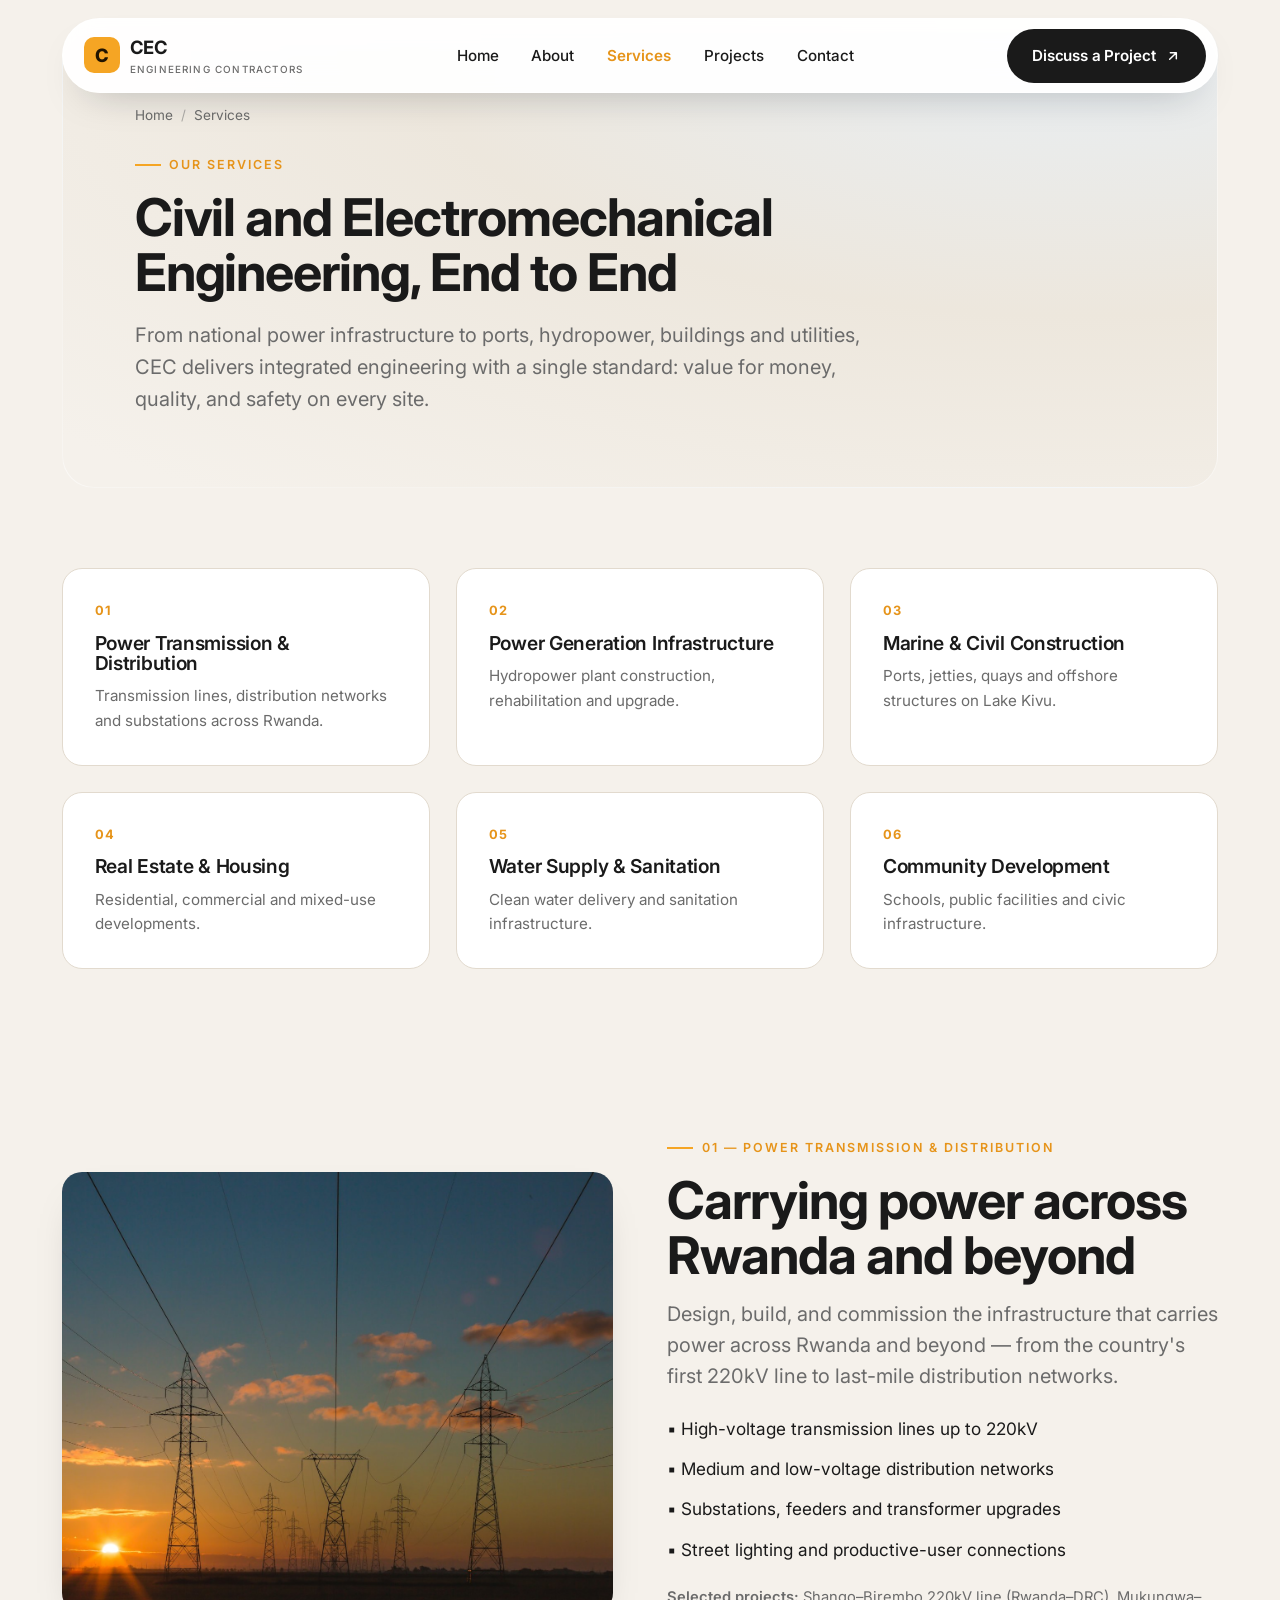
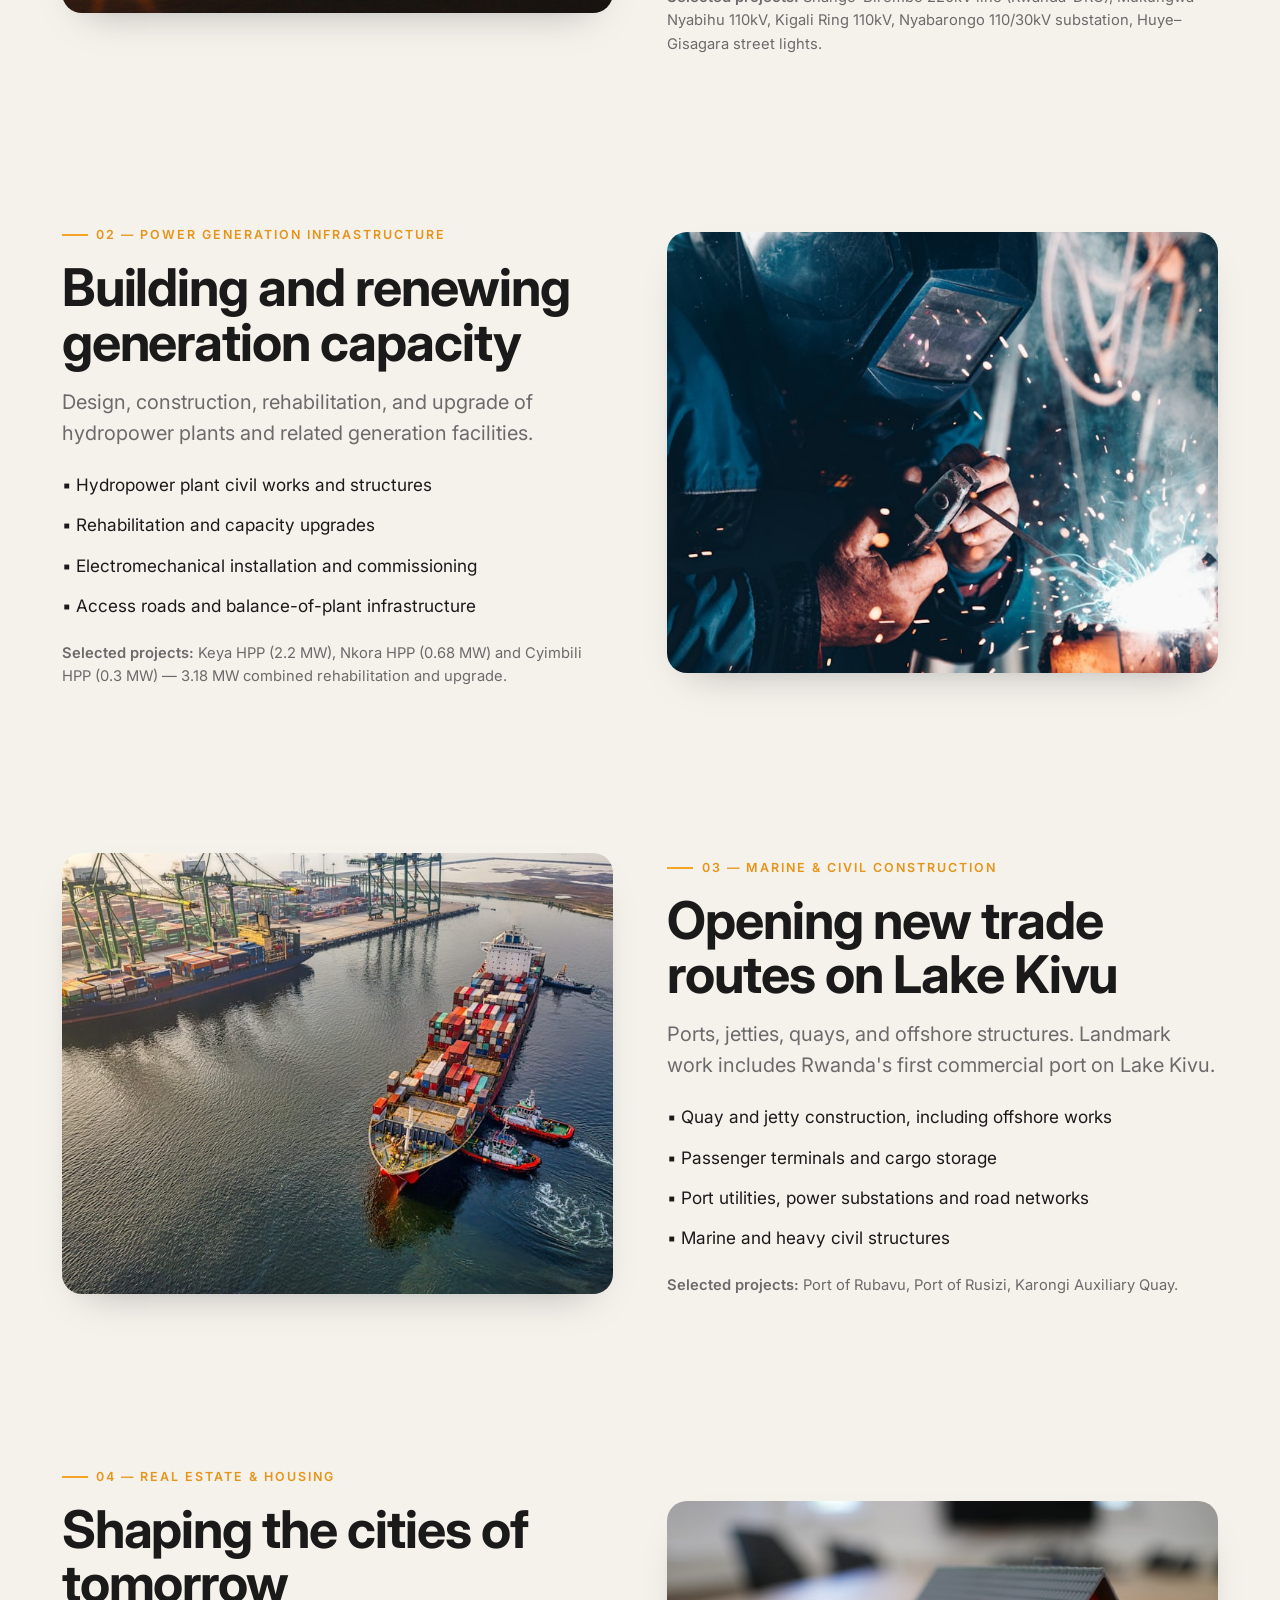
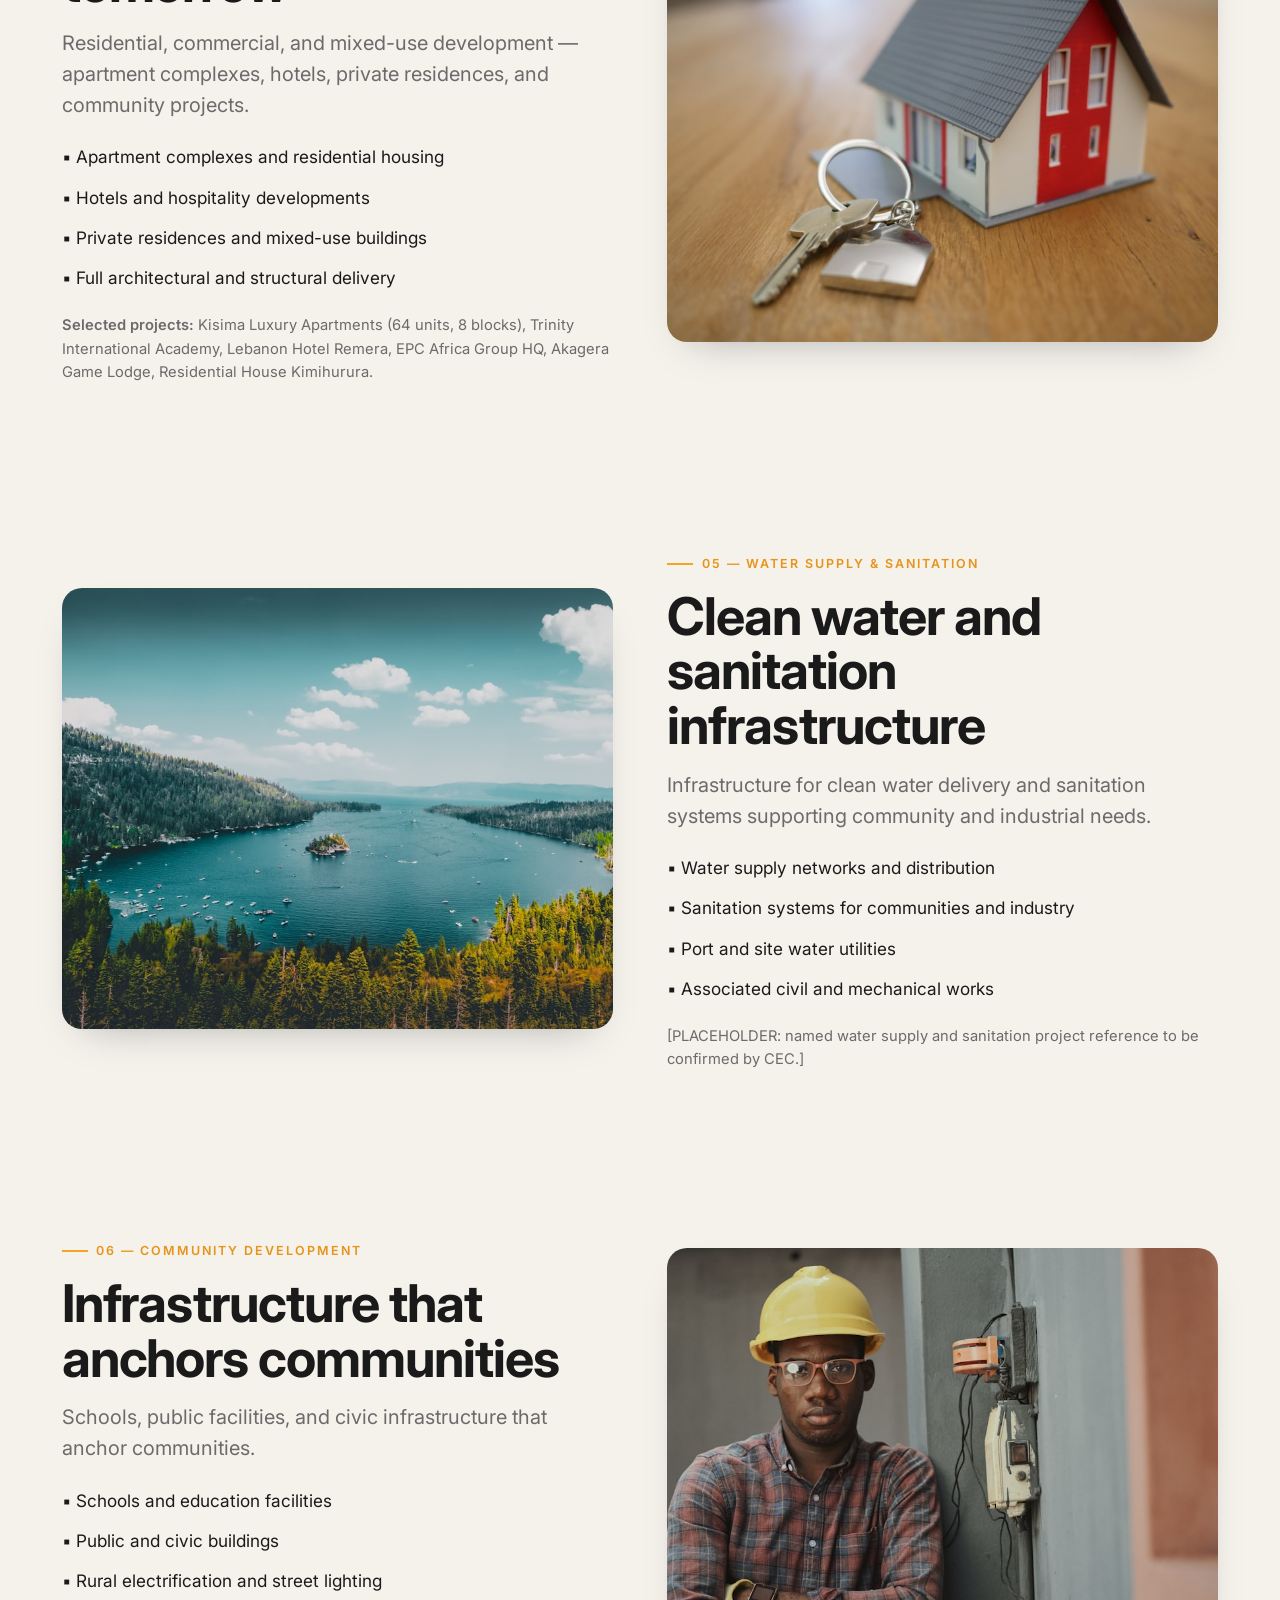
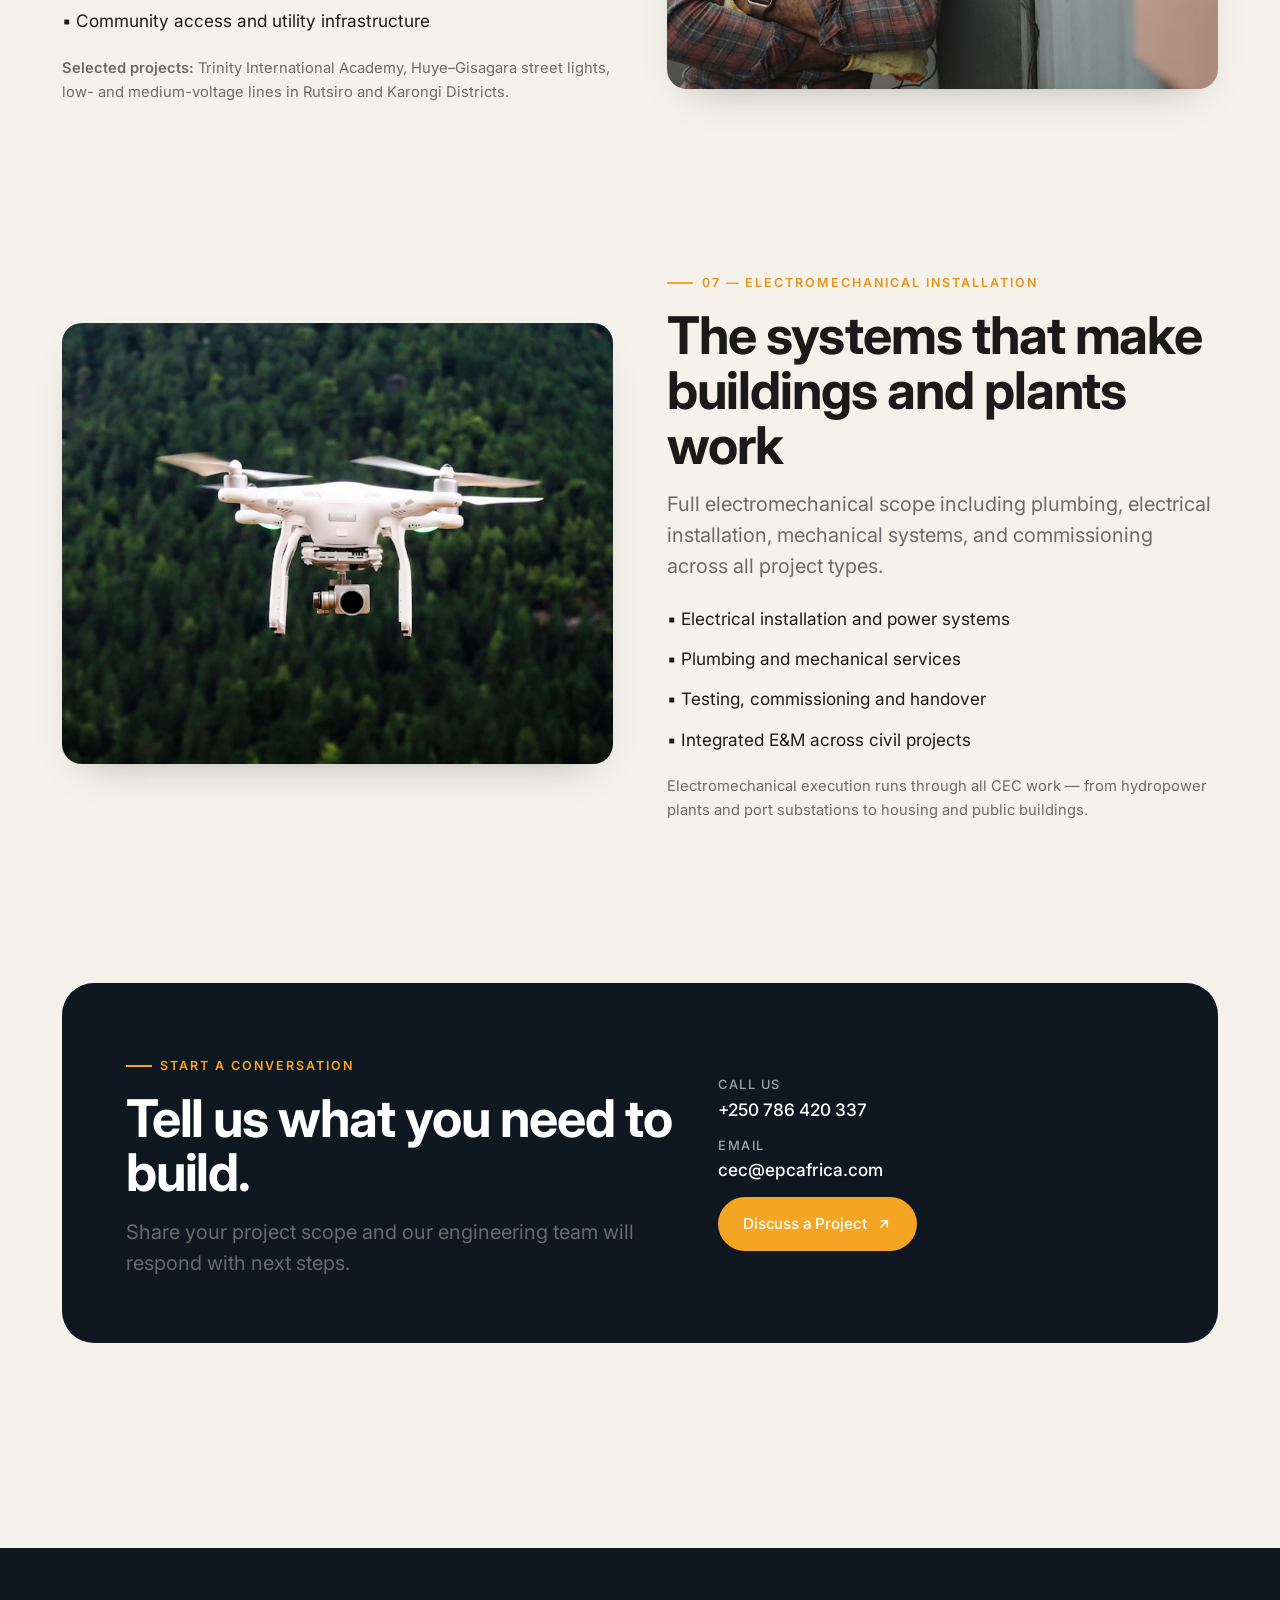
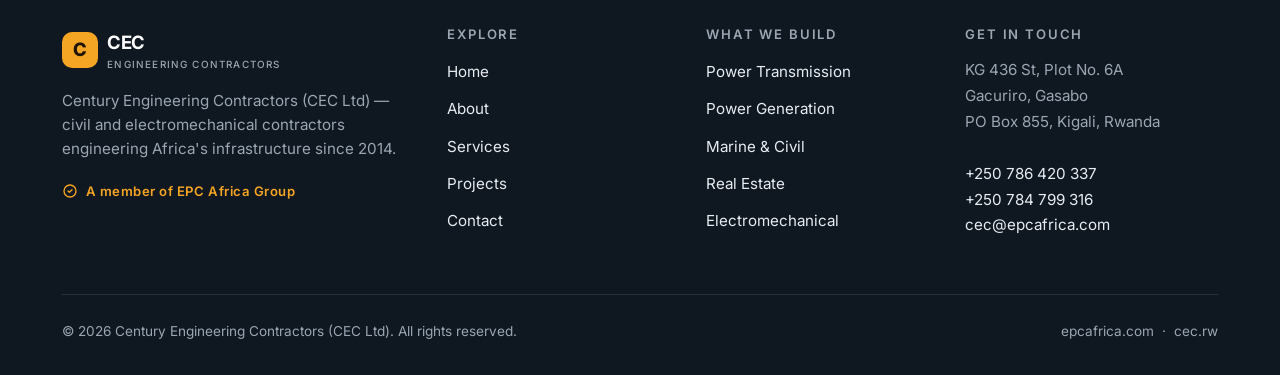
<file: services.html>
<!DOCTYPE html>
<html lang="en">
<head>
  <meta charset="UTF-8">
  <meta name="viewport" content="width=device-width, initial-scale=1.0">
  <title>Services — Century Engineering Contractors (CEC Ltd)</title>
  <meta name="description" content="CEC's civil and electromechanical services: power transmission and distribution, power generation, marine and civil construction, real estate, water and sanitation, community development, and electromechanical installation.">
  <meta name="theme-color" content="#0F1720">
  <link rel="canonical" href="https://cec.rw/services.html">

  <meta property="og:type" content="website">
  <meta property="og:site_name" content="Century Engineering Contractors">
  <meta property="og:title" content="Services — Century Engineering Contractors (CEC Ltd)">
  <meta property="og:description" content="Integrated civil and electromechanical engineering — power, ports, hydropower, buildings, water and utilities.">
  <meta property="og:url" content="https://cec.rw/services.html">
  <meta property="og:image" content="https://cec.rw/assets/images/port-aerial.jpg">
  <meta property="og:locale" content="en_US">
  <meta name="twitter:card" content="summary_large_image">
  <meta name="twitter:title" content="Services — Century Engineering Contractors (CEC Ltd)">
  <meta name="twitter:description" content="Power, ports, hydropower, buildings, water and electromechanical execution across Rwanda.">
  <meta name="twitter:image" content="https://cec.rw/assets/images/port-aerial.jpg">

  <link rel="icon" href="favicon.svg" type="image/svg+xml">
  <link rel="icon" href="favicon.ico" sizes="any">
  <link rel="apple-touch-icon" href="favicon.svg">
  <link rel="preconnect" href="https://fonts.googleapis.com">
  <link rel="preconnect" href="https://fonts.gstatic.com" crossorigin>
  <link href="https://fonts.googleapis.com/css2?family=Inter:wght@400;500;600;700&display=swap" rel="stylesheet">
  <link rel="stylesheet" href="assets/css/styles.css">
</head>
<body>
  <a class="skip-link" href="#main">Skip to content</a>

  <header class="site-header">
    <div class="container">
      <nav class="nav" aria-label="Primary">
        <a class="brand" href="index.html" aria-label="Century Engineering Contractors — home">
          <span class="brand__mark" aria-hidden="true">C</span>
          <span>CEC<small>Engineering Contractors</small></span>
        </a>
        <ul class="nav__links">
          <li><a href="index.html">Home</a></li>
          <li><a href="about.html">About</a></li>
          <li><a href="services.html" aria-current="page">Services</a></li>
          <li><a href="projects.html">Projects</a></li>
          <li><a href="contact.html">Contact</a></li>
        </ul>
        <div class="nav__actions">
          <a class="btn btn--dark nav__cta" href="contact.html">Discuss a Project
            <svg class="btn__arrow" width="16" height="16" viewBox="0 0 24 24" fill="none" stroke="currentColor" stroke-width="2.2" stroke-linecap="round" stroke-linejoin="round" aria-hidden="true"><path d="M7 17 17 7M8 7h9v9"/></svg></a>
          <button class="nav__toggle" type="button" aria-expanded="false" aria-controls="mobile-menu" aria-label="Open menu"><span></span><span></span><span></span></button>
        </div>
      </nav>
      <div class="mobile-menu" id="mobile-menu">
        <a href="index.html">Home</a>
        <a href="about.html">About</a>
        <a href="services.html" aria-current="page">Services</a>
        <a href="projects.html">Projects</a>
        <a href="contact.html">Contact</a>
        <a class="btn btn--accent" href="contact.html">Discuss a Project</a>
      </div>
    </div>
  </header>

  <main id="main">
    <!-- PAGE HERO -->
    <section class="page-hero">
      <div class="container">
        <div class="page-hero__card">
          <nav class="breadcrumbs" aria-label="Breadcrumb">
            <a href="index.html">Home</a><span aria-hidden="true">/</span><span>Services</span>
          </nav>
          <span class="eyebrow">Our Services</span>
          <h1 class="page-hero__title" style="margin-top:1rem;">Civil and Electromechanical Engineering, End to End</h1>
          <p class="page-hero__sub">From national power infrastructure to ports, hydropower, buildings and utilities, CEC delivers integrated engineering with a single standard: value for money, quality, and safety on every site.</p>
        </div>
      </div>
    </section>

    <!-- SERVICE INDEX -->
    <section class="section section--tight" aria-label="Service overview">
      <div class="container">
        <div class="cards-grid cards-grid--3-lg">
          <a class="feature-card reveal" href="#power-transmission">
            <span class="feature-card__num">01</span>
            <h3>Power Transmission &amp; Distribution</h3>
            <p>Transmission lines, distribution networks and substations across Rwanda.</p>
          </a>
          <a class="feature-card reveal" href="#power-generation">
            <span class="feature-card__num">02</span>
            <h3>Power Generation Infrastructure</h3>
            <p>Hydropower plant construction, rehabilitation and upgrade.</p>
          </a>
          <a class="feature-card reveal" href="#marine-civil">
            <span class="feature-card__num">03</span>
            <h3>Marine &amp; Civil Construction</h3>
            <p>Ports, jetties, quays and offshore structures on Lake Kivu.</p>
          </a>
          <a class="feature-card reveal" href="#real-estate">
            <span class="feature-card__num">04</span>
            <h3>Real Estate &amp; Housing</h3>
            <p>Residential, commercial and mixed-use developments.</p>
          </a>
          <a class="feature-card reveal" href="#water-sanitation">
            <span class="feature-card__num">05</span>
            <h3>Water Supply &amp; Sanitation</h3>
            <p>Clean water delivery and sanitation infrastructure.</p>
          </a>
          <a class="feature-card reveal" href="#community">
            <span class="feature-card__num">06</span>
            <h3>Community Development</h3>
            <p>Schools, public facilities and civic infrastructure.</p>
          </a>
        </div>
      </div>
    </section>

    <!-- 01 TRANSMISSION -->
    <section class="section section--tight" id="power-transmission" aria-labelledby="s1-title">
      <div class="container">
        <div class="split reveal">
          <div class="split__media"><img src="assets/images/hero-transmission.jpg" alt="High-voltage transmission towers carrying power lines at sunset" loading="lazy" width="900" height="720"></div>
          <div class="split__body">
            <span class="eyebrow">01 — Power Transmission &amp; Distribution</span>
            <h2 id="s1-title" style="margin-top:1rem;">Carrying power across Rwanda and beyond</h2>
            <p class="lead">Design, build, and commission the infrastructure that carries power across Rwanda and beyond — from the country's first 220kV line to last-mile distribution networks.</p>
            <ul class="stack-sm" style="margin-top:1.4rem;">
              <li>▪ High-voltage transmission lines up to 220kV</li>
              <li>▪ Medium and low-voltage distribution networks</li>
              <li>▪ Substations, feeders and transformer upgrades</li>
              <li>▪ Street lighting and productive-user connections</li>
            </ul>
            <p class="text-muted" style="margin-top:1.4rem;font-size:.92rem;"><strong>Selected projects:</strong> Shango–Birembo 220kV line (Rwanda–DRC), Mukungwa–Nyabihu 110kV, Kigali Ring 110kV, Nyabarongo 110/30kV substation, Huye–Gisagara street lights.</p>
          </div>
        </div>
      </div>
    </section>

    <!-- 02 GENERATION -->
    <section class="section section--tight" id="power-generation" aria-labelledby="s2-title">
      <div class="container">
        <div class="split split--reverse reveal">
          <div class="split__media"><img src="assets/images/welding.jpg" alt="Technician welding steel during electromechanical works at a generation facility" loading="lazy" width="900" height="720"></div>
          <div class="split__body">
            <span class="eyebrow">02 — Power Generation Infrastructure</span>
            <h2 id="s2-title" style="margin-top:1rem;">Building and renewing generation capacity</h2>
            <p class="lead">Design, construction, rehabilitation, and upgrade of hydropower plants and related generation facilities.</p>
            <ul class="stack-sm" style="margin-top:1.4rem;">
              <li>▪ Hydropower plant civil works and structures</li>
              <li>▪ Rehabilitation and capacity upgrades</li>
              <li>▪ Electromechanical installation and commissioning</li>
              <li>▪ Access roads and balance-of-plant infrastructure</li>
            </ul>
            <p class="text-muted" style="margin-top:1.4rem;font-size:.92rem;"><strong>Selected projects:</strong> Keya HPP (2.2 MW), Nkora HPP (0.68 MW) and Cyimbili HPP (0.3 MW) — 3.18 MW combined rehabilitation and upgrade.</p>
          </div>
        </div>
      </div>
    </section>

    <!-- 03 MARINE -->
    <section class="section section--tight" id="marine-civil" aria-labelledby="s3-title">
      <div class="container">
        <div class="split reveal">
          <div class="split__media"><img src="assets/images/port-ship.jpg" alt="Container vessel guided by tugboats at a commercial port terminal" loading="lazy" width="900" height="720"></div>
          <div class="split__body">
            <span class="eyebrow">03 — Marine &amp; Civil Construction</span>
            <h2 id="s3-title" style="margin-top:1rem;">Opening new trade routes on Lake Kivu</h2>
            <p class="lead">Ports, jetties, quays, and offshore structures. Landmark work includes Rwanda's first commercial port on Lake Kivu.</p>
            <ul class="stack-sm" style="margin-top:1.4rem;">
              <li>▪ Quay and jetty construction, including offshore works</li>
              <li>▪ Passenger terminals and cargo storage</li>
              <li>▪ Port utilities, power substations and road networks</li>
              <li>▪ Marine and heavy civil structures</li>
            </ul>
            <p class="text-muted" style="margin-top:1.4rem;font-size:.92rem;"><strong>Selected projects:</strong> Port of Rubavu, Port of Rusizi, Karongi Auxiliary Quay.</p>
          </div>
        </div>
      </div>
    </section>

    <!-- 04 REAL ESTATE -->
    <section class="section section--tight" id="real-estate" aria-labelledby="s4-title">
      <div class="container">
        <div class="split split--reverse reveal">
          <div class="split__media"><img src="assets/images/apartments.jpg" alt="Modern multi-storey residential apartment building at dusk" loading="lazy" width="900" height="720"></div>
          <div class="split__body">
            <span class="eyebrow">04 — Real Estate &amp; Housing</span>
            <h2 id="s4-title" style="margin-top:1rem;">Shaping the cities of tomorrow</h2>
            <p class="lead">Residential, commercial, and mixed-use development — apartment complexes, hotels, private residences, and community projects.</p>
            <ul class="stack-sm" style="margin-top:1.4rem;">
              <li>▪ Apartment complexes and residential housing</li>
              <li>▪ Hotels and hospitality developments</li>
              <li>▪ Private residences and mixed-use buildings</li>
              <li>▪ Full architectural and structural delivery</li>
            </ul>
            <p class="text-muted" style="margin-top:1.4rem;font-size:.92rem;"><strong>Selected projects:</strong> Kisima Luxury Apartments (64 units, 8 blocks), Trinity International Academy, Lebanon Hotel Remera, EPC Africa Group HQ, Akagera Game Lodge, Residential House Kimihurura.</p>
          </div>
        </div>
      </div>
    </section>

    <!-- 05 WATER -->
    <section class="section section--tight" id="water-sanitation" aria-labelledby="s5-title">
      <div class="container">
        <div class="split reveal">
          <div class="split__media"><img src="assets/images/lake-kivu.jpg" alt="Freshwater lake among forested hills, a source for water supply systems" loading="lazy" width="1000" height="720"></div>
          <div class="split__body">
            <span class="eyebrow">05 — Water Supply &amp; Sanitation</span>
            <h2 id="s5-title" style="margin-top:1rem;">Clean water and sanitation infrastructure</h2>
            <p class="lead">Infrastructure for clean water delivery and sanitation systems supporting community and industrial needs.</p>
            <ul class="stack-sm" style="margin-top:1.4rem;">
              <li>▪ Water supply networks and distribution</li>
              <li>▪ Sanitation systems for communities and industry</li>
              <li>▪ Port and site water utilities</li>
              <li>▪ Associated civil and mechanical works</li>
            </ul>
            <p class="text-muted" style="margin-top:1.4rem;font-size:.92rem;">[PLACEHOLDER: named water supply and sanitation project reference to be confirmed by CEC.]</p>
          </div>
        </div>
      </div>
    </section>

    <!-- 06 COMMUNITY -->
    <section class="section section--tight" id="community" aria-labelledby="s6-title">
      <div class="container">
        <div class="split split--reverse reveal">
          <div class="split__media"><img src="assets/images/site-aerial-team.jpg" alt="Aerial view of an engineering team on a large concrete construction slab" loading="lazy" width="1000" height="720"></div>
          <div class="split__body">
            <span class="eyebrow">06 — Community Development</span>
            <h2 id="s6-title" style="margin-top:1rem;">Infrastructure that anchors communities</h2>
            <p class="lead">Schools, public facilities, and civic infrastructure that anchor communities.</p>
            <ul class="stack-sm" style="margin-top:1.4rem;">
              <li>▪ Schools and education facilities</li>
              <li>▪ Public and civic buildings</li>
              <li>▪ Rural electrification and street lighting</li>
              <li>▪ Community access and utility infrastructure</li>
            </ul>
            <p class="text-muted" style="margin-top:1.4rem;font-size:.92rem;"><strong>Selected projects:</strong> Trinity International Academy, Huye–Gisagara street lights, low- and medium-voltage lines in Rutsiro and Karongi Districts.</p>
          </div>
        </div>
      </div>
    </section>

    <!-- 07 ELECTROMECHANICAL -->
    <section class="section section--tight" id="electromechanical" aria-labelledby="s7-title">
      <div class="container">
        <div class="split reveal">
          <div class="split__media"><img src="assets/images/electrician.jpg" alt="Electrical technician in a hard hat working beside a wall-mounted control box" loading="lazy" width="900" height="600"></div>
          <div class="split__body">
            <span class="eyebrow">07 — Electromechanical Installation</span>
            <h2 id="s7-title" style="margin-top:1rem;">The systems that make buildings and plants work</h2>
            <p class="lead">Full electromechanical scope including plumbing, electrical installation, mechanical systems, and commissioning across all project types.</p>
            <ul class="stack-sm" style="margin-top:1.4rem;">
              <li>▪ Electrical installation and power systems</li>
              <li>▪ Plumbing and mechanical services</li>
              <li>▪ Testing, commissioning and handover</li>
              <li>▪ Integrated E&amp;M across civil projects</li>
            </ul>
            <p class="text-muted" style="margin-top:1.4rem;font-size:.92rem;">Electromechanical execution runs through all CEC work — from hydropower plants and port substations to housing and public buildings.</p>
          </div>
        </div>
      </div>
    </section>

    <!-- CTA -->
    <section class="section section--tight" aria-labelledby="cta-title">
      <div class="container">
        <div class="cta-band reveal">
          <div>
            <span class="eyebrow eyebrow--on-dark">Start a conversation</span>
            <h2 id="cta-title" style="margin-top:1rem;max-width:20ch;">Tell us what you need to build.</h2>
            <p class="lead" style="margin-top:1rem;max-width:46ch;">Share your project scope and our engineering team will respond with next steps.</p>
          </div>
          <div class="cta-band__meta">
            <a href="tel:+250786420337"><span><span class="lbl">Call us</span>+250 786 420 337</span></a>
            <a href="mailto:cec@epcafrica.com"><span><span class="lbl">Email</span>cec@epcafrica.com</span></a>
            <div class="cta-band__actions">
              <a class="btn btn--accent" href="contact.html">Discuss a Project
                <svg class="btn__arrow" width="16" height="16" viewBox="0 0 24 24" fill="none" stroke="currentColor" stroke-width="2.2" stroke-linecap="round" stroke-linejoin="round" aria-hidden="true"><path d="M7 17 17 7M8 7h9v9"/></svg></a>
            </div>
          </div>
        </div>
      </div>
    </section>
  </main>

  <footer class="site-footer">
    <div class="container">
      <div class="footer-grid">
        <div class="footer-about">
          <a class="brand" href="index.html" aria-label="Century Engineering Contractors — home">
            <span class="brand__mark" aria-hidden="true">C</span>
            <span>CEC<small>Engineering Contractors</small></span>
          </a>
          <p>Century Engineering Contractors (CEC Ltd) — civil and electromechanical contractors engineering Africa's infrastructure since 2014.</p>
          <span class="footer-badge">
            <svg width="16" height="16" viewBox="0 0 24 24" fill="none" stroke="currentColor" stroke-width="2" stroke-linecap="round" stroke-linejoin="round" aria-hidden="true"><path d="m9 12 2 2 4-4"/><circle cx="12" cy="12" r="9"/></svg>
            A member of EPC Africa Group
          </span>
        </div>
        <nav class="footer-col" aria-label="Site">
          <h4>Explore</h4>
          <ul>
            <li><a href="index.html">Home</a></li>
            <li><a href="about.html">About</a></li>
            <li><a href="services.html">Services</a></li>
            <li><a href="projects.html">Projects</a></li>
            <li><a href="contact.html">Contact</a></li>
          </ul>
        </nav>
        <nav class="footer-col" aria-label="Services">
          <h4>What We Build</h4>
          <ul>
            <li><a href="services.html#power-transmission">Power Transmission</a></li>
            <li><a href="services.html#power-generation">Power Generation</a></li>
            <li><a href="services.html#marine-civil">Marine &amp; Civil</a></li>
            <li><a href="services.html#real-estate">Real Estate</a></li>
            <li><a href="services.html#electromechanical">Electromechanical</a></li>
          </ul>
        </nav>
        <div class="footer-col">
          <h4>Get in touch</h4>
          <address>
            KG 436 St, Plot No. 6A<br>
            Gacuriro, Gasabo<br>
            PO Box 855, Kigali, Rwanda<br><br>
            <a href="tel:+250786420337">+250 786 420 337</a><br>
            <a href="tel:+250784799316">+250 784 799 316</a><br>
            <a href="mailto:cec@epcafrica.com">cec@epcafrica.com</a>
          </address>
        </div>
      </div>
      <div class="footer-bottom">
        <p>&copy; <span data-year>2026</span> Century Engineering Contractors (CEC Ltd). All rights reserved.</p>
        <p><a href="https://epcafrica.com" target="_blank" rel="noopener">epcafrica.com</a> &nbsp;·&nbsp; <a href="https://cec.rw">cec.rw</a></p>
      </div>
    </div>
  </footer>

  <script src="assets/js/main.js" defer></script>
</body>
</html>
</file>
<file: assets/css/styles.css>
/* =====================================================================
   Century Engineering Contractors (CEC Ltd)
   styles.css — hand-written, no frameworks
   Design direction: "Cretonix" editorial engineering aesthetic
   ===================================================================== */

/* ------------------------------------------------------------------
   1. Design tokens
   ------------------------------------------------------------------ */
:root {
  /* Colour palette (refined from Cretonix reference) */
  --bg-primary:   #F5F1EB; /* warm off-white page background */
  --bg-secondary: #EFE9E0; /* slightly deeper warm panel */
  --bg-dark:      #0F1720; /* near-black navy (services / footer) */
  --bg-dark-soft: #16202B; /* raised cards on dark */
  --text-primary: #1A1A1A;
  --text-on-dark: #FFFFFF;
  --text-muted:   #6B6B6B;
  --text-muted-dark: #9AA6B2; /* muted text on dark bg */
  --accent:       #F5A524; /* amber — badges, buttons, underlines */
  --accent-strong:#E6941A;
  --surface-card: #FFFFFF;
  --line:         #E2DACE; /* hairline on light */
  --line-dark:    rgba(255,255,255,.10); /* hairline on dark */

  /* Typography */
  --font-sans: "Inter", system-ui, -apple-system, "Segoe UI", Roboto, Helvetica, Arial, sans-serif;

  /* Fluid type scale (clamp) */
  --fs-eyebrow: .78rem;
  --fs-body:    clamp(1rem, .96rem + .2vw, 1.075rem);
  --fs-lead:    clamp(1.05rem, 1rem + .5vw, 1.25rem);
  --fs-h4:      clamp(1.15rem, 1.05rem + .5vw, 1.4rem);
  --fs-h3:      clamp(1.5rem, 1.25rem + 1.1vw, 2rem);
  --fs-h2:      clamp(2rem, 1.5rem + 2.4vw, 3.25rem);
  --fs-display: clamp(2.6rem, 1.6rem + 4.6vw, 5.25rem);
  --fs-stat:    clamp(2.4rem, 1.8rem + 2.6vw, 3.5rem);

  /* Spacing / rhythm */
  --space-section: clamp(4rem, 3rem + 6vw, 8rem);
  --radius-lg: 32px;
  --radius-md: 20px;
  --radius-sm: 12px;
  --radius-pill: 999px;

  --maxw: 1240px;
  --gutter: clamp(1.15rem, .6rem + 2.5vw, 2.75rem);

  --shadow-soft: 0 18px 40px -24px rgba(15, 23, 32, .35);
  --shadow-card: 0 24px 60px -30px rgba(15, 23, 32, .45);

  --ease: cubic-bezier(.22, .61, .36, 1);
}

/* ------------------------------------------------------------------
   2. Reset & base
   ------------------------------------------------------------------ */
*, *::before, *::after { box-sizing: border-box; }

html { -webkit-text-size-adjust: 100%; scroll-behavior: smooth; }

@media (prefers-reduced-motion: reduce) {
  html { scroll-behavior: auto; }
  *, *::before, *::after {
    animation-duration: .001ms !important;
    animation-iteration-count: 1 !important;
    transition-duration: .001ms !important;
  }
}

body {
  margin: 0;
  font-family: var(--font-sans);
  font-size: var(--fs-body);
  font-weight: 400;
  line-height: 1.6;
  color: var(--text-primary);
  background: var(--bg-primary);
  -webkit-font-smoothing: antialiased;
  text-rendering: optimizeLegibility;
  overflow-x: hidden;
}

img, picture, svg, video { display: block; max-width: 100%; height: auto; }

h1, h2, h3, h4 {
  margin: 0;
  font-weight: 700;
  line-height: 1.05;
  letter-spacing: -.02em;
  color: var(--text-primary);
}
h2 { font-size: var(--fs-h2); }
h3 { font-size: var(--fs-h3); font-weight: 600; letter-spacing: -.015em; }
h4 { font-size: var(--fs-h4); font-weight: 600; letter-spacing: -.01em; }

p { margin: 0; }

a { color: inherit; text-decoration: none; }

ul { margin: 0; padding: 0; list-style: none; }

strong { font-weight: 600; }

:focus-visible {
  outline: 3px solid var(--accent);
  outline-offset: 3px;
  border-radius: 4px;
}

.skip-link {
  position: absolute;
  left: 1rem; top: -100px;
  background: var(--text-primary);
  color: #fff;
  padding: .7rem 1.1rem;
  border-radius: 8px;
  z-index: 200;
  transition: top .2s var(--ease);
}
.skip-link:focus { top: 1rem; }

.visually-hidden {
  position: absolute !important;
  width: 1px; height: 1px;
  padding: 0; margin: -1px;
  overflow: hidden; clip: rect(0 0 0 0);
  white-space: nowrap; border: 0;
}

/* ------------------------------------------------------------------
   3. Layout helpers
   ------------------------------------------------------------------ */
.container {
  width: 100%;
  max-width: var(--maxw);
  margin-inline: auto;
  padding-inline: var(--gutter);
}

.section { padding-block: var(--space-section); }
.section--tight { padding-block: clamp(3rem, 2rem + 4vw, 5rem); }

.eyebrow {
  display: inline-flex;
  align-items: center;
  gap: .55rem;
  font-size: var(--fs-eyebrow);
  font-weight: 600;
  letter-spacing: .16em;
  text-transform: uppercase;
  color: var(--accent-strong);
}
.eyebrow::before {
  content: "";
  width: 26px; height: 2px;
  background: var(--accent);
  display: inline-block;
}
.eyebrow--on-dark { color: var(--accent); }

.lead { font-size: var(--fs-lead); color: var(--text-muted); line-height: 1.55; }

.text-muted { color: var(--text-muted); }

/* Section header row (label left, heading + optional action) */
.section-head {
  display: grid;
  gap: clamp(1rem, .5rem + 2vw, 2rem);
  margin-bottom: clamp(2.2rem, 1.5rem + 2vw, 3.5rem);
}
@media (min-width: 1024px) {
  .section-head--split {
    grid-template-columns: 1fr auto;
    align-items: end;
  }
}

/* ------------------------------------------------------------------
   4. Buttons
   ------------------------------------------------------------------ */
.btn {
  --btn-bg: var(--text-primary);
  --btn-fg: #fff;
  display: inline-flex;
  align-items: center;
  gap: .6rem;
  padding: .85rem 1.5rem;
  font-size: .95rem;
  font-weight: 600;
  letter-spacing: -.01em;
  color: var(--btn-fg);
  background: var(--btn-bg);
  border: 1px solid transparent;
  border-radius: var(--radius-pill);
  cursor: pointer;
  transition: transform .35s var(--ease), background .3s var(--ease), box-shadow .3s var(--ease), color .3s var(--ease);
  will-change: transform;
}
.btn:hover { transform: translateY(-2px); box-shadow: var(--shadow-soft); }
.btn .btn__arrow { transition: transform .35s var(--ease); }
.btn:hover .btn__arrow { transform: translate(3px, -3px); }

.btn--accent { --btn-bg: var(--accent); --btn-fg: #201400; }
.btn--accent:hover { --btn-bg: var(--accent-strong); }

.btn--dark { --btn-bg: var(--text-primary); --btn-fg: #fff; }

.btn--light { --btn-bg: #fff; --btn-fg: var(--text-primary); }

.btn--ghost {
  --btn-bg: transparent;
  --btn-fg: var(--text-primary);
  border-color: var(--line);
}
.btn--ghost:hover { --btn-bg: var(--text-primary); --btn-fg: #fff; }

.btn--ghost-dark {
  --btn-bg: transparent;
  --btn-fg: #fff;
  border-color: var(--line-dark);
}
.btn--ghost-dark:hover { --btn-bg: #fff; --btn-fg: var(--text-primary); }

/* Text link with arrow */
.link-arrow {
  display: inline-flex;
  align-items: center;
  gap: .4rem;
  font-weight: 600;
  color: var(--text-primary);
}
.link-arrow svg { transition: transform .3s var(--ease); }
.link-arrow:hover svg { transform: translateX(4px); }
.link-arrow--accent { color: var(--accent-strong); }
.link-arrow--on-dark { color: #fff; }

/* ------------------------------------------------------------------
   5. Header / navigation
   ------------------------------------------------------------------ */
.site-header {
  position: absolute;
  top: 0;
  left: 0;
  right: 0;
  width: 100%;
  z-index: 100;
  padding-top: clamp(.6rem, .3rem + 1vw, 1.1rem);
  background: transparent;
}

.nav {
  display: flex;
  align-items: center;
  justify-content: space-between;
  gap: 1rem;
  padding: .62rem .7rem .62rem 1.35rem;
  background: rgba(255,255,255,.94);
  backdrop-filter: blur(14px);
  -webkit-backdrop-filter: blur(14px);
  border: 1px solid rgba(255,255,255,.6);
  border-radius: var(--radius-pill);
  box-shadow: var(--shadow-soft);
}

.brand {
  display: inline-flex;
  align-items: center;
  gap: .6rem;
  font-weight: 700;
  letter-spacing: -.02em;
  font-size: 1.15rem;
}
.brand__mark {
  width: 36px; height: 36px;
  flex: none;
  display: grid;
  place-items: center;
  background: var(--accent);
  color: #201400;
  border-radius: 10px;
  font-size: 1.15rem;
  font-weight: 800;
  letter-spacing: -.02em;
}
.brand small { display: block; font-size: .62rem; font-weight: 500; letter-spacing: .12em; text-transform: uppercase; color: var(--text-muted); }

.nav__links {
  display: none;
  gap: .35rem;
  align-items: center;
}
.nav__links a {
  padding: .5rem .85rem;
  border-radius: var(--radius-pill);
  font-weight: 500;
  font-size: .95rem;
  color: var(--text-primary);
  transition: background .25s var(--ease), color .25s var(--ease);
}
.nav__links a:hover { background: rgba(15,23,32,.06); }
.nav__links a[aria-current="page"] { color: var(--accent-strong); font-weight: 600; }

.nav__actions { display: flex; align-items: center; gap: .5rem; }
.nav__cta { display: none; }

.nav__toggle {
  display: inline-flex;
  flex-direction: column;
  justify-content: center;
  gap: 5px;
  width: 46px; height: 46px;
  padding: 0 12px;
  background: var(--text-primary);
  border: none;
  border-radius: var(--radius-pill);
  cursor: pointer;
}
.nav__toggle span {
  display: block; height: 2px; width: 100%;
  background: #fff; border-radius: 2px;
  transition: transform .3s var(--ease), opacity .2s var(--ease);
}
.nav__toggle[aria-expanded="true"] span:nth-child(1) { transform: translateY(7px) rotate(45deg); }
.nav__toggle[aria-expanded="true"] span:nth-child(2) { opacity: 0; }
.nav__toggle[aria-expanded="true"] span:nth-child(3) { transform: translateY(-7px) rotate(-45deg); }

/* Mobile menu panel */
.mobile-menu {
  display: grid;
  gap: .2rem;
  max-height: 0;
  overflow: hidden;
  margin: .6rem auto 0;
  max-width: var(--maxw);
  background: rgba(255,255,255,.9);
  backdrop-filter: blur(14px);
  border-radius: var(--radius-md);
  box-shadow: var(--shadow-soft);
  transition: max-height .4s var(--ease), opacity .3s var(--ease), transform .3s var(--ease);
  opacity: 0;
  transform: translateY(-8px);
}
.mobile-menu.is-open { max-height: 460px; opacity: 1; transform: translateY(0); }
.mobile-menu a {
  padding: .95rem 1.4rem;
  font-weight: 500;
  border-bottom: 1px solid var(--line);
}
.mobile-menu a:last-of-type { border-bottom: none; }
.mobile-menu a[aria-current="page"] { color: var(--accent-strong); }
.mobile-menu .btn { margin: .8rem 1.4rem 1.2rem; justify-content: center; }

@media (min-width: 1024px) {
  .nav__links { display: flex; }
  .nav__cta { display: inline-flex; }
  .nav__toggle { display: none; }
  .mobile-menu { display: none; }
}

/* ------------------------------------------------------------------
   6. Hero
   ------------------------------------------------------------------ */
.hero { padding-top: 0; }
/* Hero spans edge-to-edge and starts flush at the very top */
.hero > .container { max-width: 100%; padding-inline: 0; }

/* Keep the overlaid home navigation on the same visual grid as the hero. */
body:has(.hero) .site-header { padding-top: clamp(1.25rem, 2.75vw, 2.5rem); }
body:has(.hero) .site-header .container {
  max-width: none;
  padding-inline: clamp(1.5rem, 4vw, 5rem);
}

/* Full-bleed image hero panel */
.hero-panel {
  position: relative;
  border-radius: 0 0 var(--radius-lg) var(--radius-lg);
  overflow: hidden;
  min-height: clamp(720px, 100svh, 980px);
  display: flex;
  align-items: stretch;
  color: #fff;
  box-shadow: var(--shadow-card);
}
.hero-panel__bg {
  position: absolute;
  inset: 0;
  width: 100%;
  height: 100%;
  object-fit: cover;
  object-position: 64% center;
  z-index: 0;
}
.hero-panel__overlay {
  position: absolute;
  inset: 0;
  z-index: 1;
  background:
    linear-gradient(90deg, rgba(9,13,18,.82) 0%, rgba(9,13,18,.62) 27%, rgba(9,13,18,.28) 54%, rgba(9,13,18,.06) 78%, rgba(9,13,18,0) 100%),
    linear-gradient(0deg, rgba(9,13,18,.66) 0%, rgba(9,13,18,.08) 52%, rgba(9,13,18,.12) 100%);
}

.hero-panel__content {
  position: relative;
  z-index: 2;
  width: 100%;
  max-width: 720px;
  padding: clamp(11rem, 19vh, 15rem) clamp(1.5rem, 4.9vw, 6rem) clamp(2.5rem, 5.5vw, 5rem);
  display: flex;
  flex-direction: column;
}
.hero-panel__content .eyebrow { color: var(--accent); }

.hero-panel__title {
  margin-top: 1.1rem;
  font-size: clamp(2.8rem, 1.7rem + 4vw, 5rem);
  font-weight: 700;
  letter-spacing: -.03em;
  line-height: 1.02;
  color: #fff;
  max-width: 12ch;
}
.hero-panel__title em { font-style: normal; color: var(--accent); }

.hero-panel__sub {
  margin-top: 1.45rem;
  max-width: 44ch;
  font-size: var(--fs-lead);
  color: rgba(255,255,255,.86);
}

.hero-panel__actions {
  margin-top: 2.25rem;
  display: flex;
  flex-wrap: wrap;
  align-items: center;
  gap: 1rem 2rem;
}
.hero-panel__location {
  display: flex;
  align-items: center;
  gap: .6rem;
  font-size: .9rem;
  color: rgba(255,255,255,.85);
  line-height: 1.3;
}
.hero-panel__location svg { color: var(--accent); flex: none; }

/* Hero stats (inside the image) */
.hero-stats {
  margin-top: auto;
  padding-top: clamp(2.5rem, 5vh, 4.5rem);
  display: flex;
  flex-wrap: wrap;
  gap: clamp(1.8rem, 1rem + 2.7vw, 4.25rem);
}
.hero-stat {
  position: relative;
  display: flex;
  flex-direction: column;
  gap: .1rem;
  padding-right: clamp(1.2rem, .5rem + 2vw, 2.8rem);
}
.hero-stat:not(:last-child)::after {
  content: "";
  position: absolute;
  right: 0; top: .3rem; bottom: .3rem;
  width: 1px;
  background: rgba(255,255,255,.25);
}
.hero-stat svg { width: 26px; height: 26px; color: var(--accent); margin-bottom: .45rem; }
.hero-stat__num { font-size: clamp(1.9rem, 1.4rem + 1.6vw, 2.6rem); font-weight: 700; line-height: 1; letter-spacing: -.02em; }
.hero-stat__label { font-size: .85rem; color: rgba(255,255,255,.75); }

/* EPC group card (bottom-right, glass) */
.hero-card {
  position: absolute;
  z-index: 3;
  right: clamp(1.5rem, 4vw, 5rem);
  bottom: clamp(2.25rem, 5vw, 4.5rem);
  width: min(380px, 31vw);
  background: rgba(10,20,31,.86);
  backdrop-filter: blur(12px);
  -webkit-backdrop-filter: blur(12px);
  border: 1px solid rgba(255,255,255,.14);
  border-radius: 24px;
  padding: 2rem 2.25rem;
  box-shadow: var(--shadow-card);
}
.hero-card .eyebrow { color: var(--accent); }
.hero-card p { margin-top: .8rem; font-size: clamp(1.15rem, 1rem + .35vw, 1.45rem); font-weight: 650; line-height: 1.25; color: #fff; }
.hero-card a { display: inline-flex; margin-top: 1rem; font-size: .85rem; color: var(--accent); font-weight: 600; }

/* Hero responsive: stack card below content on small screens */
@media (max-width: 767px) {
  body:has(.hero) .site-header { padding-top: clamp(.6rem, .3rem + 1vw, 1.1rem); }
  body:has(.hero) .site-header .container { max-width: var(--container); padding-inline: var(--gutter); }
  .hero-panel { display: block; min-height: 0; padding-top: 0; }
  .hero-panel__content { display: block; padding-top: 6.75rem; }
  .hero-panel__overlay {
    background:
      linear-gradient(0deg, rgba(9,13,18,.92) 0%, rgba(9,13,18,.7) 45%, rgba(9,13,18,.4) 100%),
      linear-gradient(90deg, rgba(9,13,18,.5) 0%, rgba(9,13,18,.2) 100%);
  }
  .hero-panel__title { max-width: 100%; }
  .hero-card {
    position: static;
    width: auto;
    margin: 0 clamp(1.6rem, 1rem + 3.5vw, 3.75rem) clamp(1.6rem, 1rem + 3.5vw, 3.75rem);
  }
  .hero-stats { margin-top: clamp(1.6rem, 1rem + 2vw, 2.6rem); padding-top: 0; }
}

/* ------------------------------------------------------------------
   7. About band + stats
   ------------------------------------------------------------------ */
.about__intro {
  display: grid;
  gap: clamp(1.2rem, .8rem + 2vw, 2.5rem);
}
@media (min-width: 1024px) {
  .about__intro { grid-template-columns: .8fr 1.2fr; align-items: start; }
}
.about__label p { margin-top: 1rem; color: var(--text-muted); max-width: 32ch; }
.about__headline { font-size: var(--fs-h2); font-weight: 700; }
.about__body { margin-top: 1.4rem; color: var(--text-muted); font-size: var(--fs-lead); max-width: 62ch; }

.about__lower {
  margin-top: clamp(2.5rem, 1.5rem + 4vw, 4.5rem);
  display: grid;
  gap: clamp(1.5rem, 1rem + 3vw, 3rem);
}
@media (min-width: 1024px) {
  .about__lower { grid-template-columns: 1fr 1.1fr; align-items: stretch; }
}

.about__figure {
  position: relative;
  border-radius: var(--radius-md);
  overflow: hidden;
  min-height: 320px;
}
.about__figure img { width: 100%; height: 100%; object-fit: cover; }
.about__figure .badge-circle {
  position: absolute; right: 20px; bottom: 20px;
}

.badge-circle {
  width: 84px; height: 84px;
  background: var(--accent);
  color: #201400;
  border-radius: 50%;
  display: grid; place-items: center;
  text-align: center;
  font-size: .8rem; font-weight: 600;
  box-shadow: var(--shadow-soft);
}

/* Stats grid */
.stats {
  display: grid;
  gap: 1px;
  background: var(--line);
  border: 1px solid var(--line);
  border-radius: var(--radius-md);
  overflow: hidden;
}
.stats--2 { grid-template-columns: repeat(2, 1fr); }
.stat {
  background: var(--surface-card);
  padding: clamp(1.3rem, 1rem + 1.5vw, 2rem);
  display: flex;
  flex-direction: column;
  gap: .3rem;
  min-height: 150px;
}
.stat__icon {
  width: 30px; height: 30px;
  color: var(--accent-strong);
  margin-bottom: auto;
}
.stat__num {
  font-size: var(--fs-stat);
  font-weight: 700;
  letter-spacing: -.03em;
  line-height: 1;
}
.stat__label { font-weight: 600; }
.stat__desc { font-size: .88rem; color: var(--text-muted); }

/* Homepage 5-stat strip variant */
.stat-strip {
  display: grid;
  gap: 1px;
  background: var(--line);
  border: 1px solid var(--line);
  border-radius: var(--radius-md);
  overflow: hidden;
  grid-template-columns: 1fr;
}
@media (min-width: 640px) { .stat-strip { grid-template-columns: repeat(2,1fr); } }
@media (min-width: 1024px) { .stat-strip { grid-template-columns: repeat(5,1fr); } }

/* ------------------------------------------------------------------
   8. Services (dark section)
   ------------------------------------------------------------------ */
.section-dark {
  background: var(--bg-dark);
  color: var(--text-on-dark);
  border-radius: var(--radius-lg);
  margin-inline: var(--gutter);
}
.section-dark .container { padding-inline: clamp(1.15rem, .4rem + 2vw, 3rem); }
.section-dark h2, .section-dark h3, .section-dark h4 { color: #fff; }
.section-dark .lead { color: var(--text-muted-dark); }

.services__head p { max-width: 46ch; }

.service-row {
  display: grid;
  gap: 1rem 2rem;
  padding-block: clamp(1.6rem, 1rem + 2vw, 2.6rem);
  border-top: 1px solid var(--line-dark);
  align-items: center;
}
.service-row:last-child { border-bottom: 1px solid var(--line-dark); }
@media (min-width: 768px) {
  .service-row { grid-template-columns: auto 1fr auto; gap: 2rem clamp(1.5rem, 1rem + 2vw, 3.5rem); }
}
.service-row__num {
  font-size: 1rem;
  font-weight: 600;
  color: var(--accent);
  letter-spacing: .05em;
}
.service-row__body { max-width: 60ch; }
.service-row__title { font-size: var(--fs-h3); font-weight: 600; }
.service-row__desc { margin-top: .7rem; color: var(--text-muted-dark); }
.service-row__tag {
  display: inline-block;
  margin-top: 1rem;
  font-size: .8rem;
  letter-spacing: .1em;
  text-transform: uppercase;
  color: var(--accent);
  font-weight: 600;
}
.service-row__media {
  width: 100%;
  border-radius: var(--radius-md);
  overflow: hidden;
}
@media (min-width: 768px) {
  .service-row__media { width: clamp(160px, 22vw, 240px); }
}
.service-row__media img { width: 100%; aspect-ratio: 5/4; object-fit: cover; }

.service-row--link { text-decoration: none; }
.service-row--link:hover .service-row__title { color: var(--accent); transition: color .3s var(--ease); }
.service-row--link:hover .service-row__media img { transform: scale(1.05); }
.service-row__media img { transition: transform .6s var(--ease); }

/* ------------------------------------------------------------------
   9. Projects
   ------------------------------------------------------------------ */
.projects-grid {
  display: grid;
  gap: clamp(1.1rem, .7rem + 1.5vw, 1.8rem);
  grid-template-columns: 1fr;
}
@media (min-width: 640px) { .projects-grid { grid-template-columns: repeat(2,1fr); } }
@media (min-width: 1024px) { .projects-grid { grid-template-columns: repeat(3,1fr); } }

.project-card {
  position: relative;
  border-radius: var(--radius-md);
  overflow: hidden;
  background: var(--surface-card);
  border: 1px solid var(--line);
  box-shadow: var(--shadow-soft);
  transition: transform .4s var(--ease), box-shadow .4s var(--ease);
  display: flex;
  flex-direction: column;
}
.project-card:hover { transform: translateY(-4px); box-shadow: var(--shadow-card); }
.project-card__media { position: relative; aspect-ratio: 4/3; overflow: hidden; }
.project-card__media img { width: 100%; height: 100%; object-fit: cover; transition: transform .6s var(--ease); }
.project-card:hover .project-card__media img { transform: scale(1.06); }
.project-card__cat {
  position: absolute; left: 14px; top: 14px;
  background: rgba(15,23,32,.82);
  color: #fff;
  font-size: .72rem;
  font-weight: 600;
  letter-spacing: .06em;
  text-transform: uppercase;
  padding: .35rem .7rem;
  border-radius: var(--radius-pill);
  backdrop-filter: blur(6px);
}
.project-card__body { padding: 1.15rem 1.25rem 1.35rem; display: flex; flex-direction: column; gap: .4rem; flex: 1; }
.project-card__title { font-size: 1.15rem; font-weight: 600; letter-spacing: -.01em; }
.project-card__desc { font-size: .92rem; color: var(--text-muted); }
.project-card__meta {
  margin-top: auto;
  padding-top: .7rem;
  display: flex; align-items: center; gap: .4rem;
  font-size: .85rem; color: var(--accent-strong); font-weight: 600;
}
.project-card__meta svg { flex: none; }

/* Placeholder media (no photo available) */
.ph {
  display: grid;
  place-items: center;
  text-align: center;
  padding: 1.5rem;
  background:
    repeating-linear-gradient(45deg, #E8E0D4 0 14px, #EFE9E0 14px 28px);
  color: #7A6E5C;
}
.ph span { font-size: .8rem; font-weight: 600; letter-spacing: .04em; max-width: 24ch; }
.ph::before { content: "◊"; font-size: 1.6rem; display:block; margin-bottom:.4rem; color: var(--accent-strong); }

/* Filter bar */
.filter-bar {
  display: flex;
  flex-wrap: wrap;
  gap: .5rem;
  margin-bottom: clamp(1.6rem, 1rem + 2vw, 2.6rem);
}
.filter-bar button {
  padding: .6rem 1.2rem;
  border: 1px solid var(--line);
  background: transparent;
  border-radius: var(--radius-pill);
  font-weight: 600;
  font-size: .9rem;
  color: var(--text-primary);
  cursor: pointer;
  transition: background .25s var(--ease), color .25s var(--ease), border-color .25s var(--ease);
}
.filter-bar button:hover { border-color: var(--text-primary); }
.filter-bar button[aria-pressed="true"] { background: var(--text-primary); color: #fff; border-color: var(--text-primary); }

.project-card.is-hidden { display: none; }

/* ------------------------------------------------------------------
   10. Feature / split blocks (about, services pages)
   ------------------------------------------------------------------ */
.split {
  display: grid;
  gap: clamp(1.5rem, 1rem + 3vw, 3.5rem);
  align-items: center;
}
@media (min-width: 900px) { .split { grid-template-columns: 1fr 1fr; } .split--reverse .split__media { order: 2; } }
.split__media { border-radius: var(--radius-md); overflow: hidden; box-shadow: var(--shadow-soft); }
.split__media img { width: 100%; aspect-ratio: 4/3.2; object-fit: cover; }
.split__body h2 { margin-bottom: 1rem; }
.split__body p + p { margin-top: 1rem; }
.split__body .lead { margin-top: 1rem; }

/* Values / feature cards */
.cards-grid {
  display: grid;
  gap: clamp(1rem, .6rem + 1.5vw, 1.6rem);
  grid-template-columns: 1fr;
}
@media (min-width: 640px) { .cards-grid--2 { grid-template-columns: repeat(2,1fr); } }
@media (min-width: 768px) { .cards-grid--3 { grid-template-columns: repeat(3,1fr); } }
@media (min-width: 1024px) { .cards-grid--3-lg { grid-template-columns: repeat(3,1fr); } }

.feature-card {
  background: var(--surface-card);
  border: 1px solid var(--line);
  border-radius: var(--radius-md);
  padding: clamp(1.4rem, 1rem + 1.5vw, 2rem);
  display: flex;
  flex-direction: column;
  gap: .7rem;
  height: 100%;
}
.feature-card__icon {
  width: 46px; height: 46px;
  display: grid; place-items: center;
  background: var(--bg-secondary);
  color: var(--accent-strong);
  border-radius: 12px;
  margin-bottom: .3rem;
}
.feature-card__icon svg { width: 24px; height: 24px; }
.feature-card h3 { font-size: 1.2rem; }
.feature-card p { color: var(--text-muted); font-size: .95rem; }
.feature-card__num { font-size: .8rem; font-weight: 700; color: var(--accent-strong); letter-spacing:.1em; }

.feature-card--dark { background: var(--bg-dark-soft); border-color: var(--line-dark); }
.feature-card--dark h3 { color:#fff; }
.feature-card--dark p { color: var(--text-muted-dark); }
.feature-card--dark .feature-card__icon { background: rgba(245,165,36,.14); color: var(--accent); }

/* ------------------------------------------------------------------
   11. Page hero (inner pages)
   ------------------------------------------------------------------ */
.page-hero {
  padding-top: clamp(1rem, .5rem + 2vw, 2rem);
}
.page-hero__card {
  border-radius: var(--radius-lg);
  padding: clamp(2.2rem, 1.5rem + 4vw, 4.5rem);
  background: radial-gradient(120% 130% at 88% 0%, #E8EEF3 0%, #EDE7DD 48%, var(--bg-primary) 100%);
  border: 1px solid rgba(255,255,255,.5);
}
.page-hero__title { font-size: var(--fs-h2); max-width: 20ch; }
.page-hero__sub { margin-top: 1.2rem; max-width: 56ch; font-size: var(--fs-lead); color: var(--text-muted); }
.breadcrumbs { display: flex; gap: .5rem; font-size: .85rem; color: var(--text-muted); margin-bottom: 1.2rem; }
.breadcrumbs a:hover { color: var(--accent-strong); }
.breadcrumbs span[aria-hidden] { opacity: .5; }

/* ------------------------------------------------------------------
   12. Contact CTA band + contact page
   ------------------------------------------------------------------ */
.cta-band {
  border-radius: var(--radius-lg);
  background: var(--bg-dark);
  color: #fff;
  padding: clamp(2.2rem, 1.5rem + 4vw, 4rem);
  display: grid;
  gap: 1.6rem;
  align-items: center;
}
@media (min-width: 900px) { .cta-band { grid-template-columns: 1.3fr 1fr; } }
.cta-band h2 { color: #fff; }
.cta-band__meta { display: grid; gap: .8rem; }
.cta-band__meta a { display: inline-flex; align-items: center; gap: .6rem; font-weight: 500; color: #fff; }
.cta-band__meta a:hover { color: var(--accent); }
.cta-band__meta .lbl { color: var(--text-muted-dark); font-size: .8rem; text-transform: uppercase; letter-spacing: .12em; display:block; }
.cta-band__actions { display:flex; flex-wrap:wrap; gap:.8rem; }

.contact-grid { display: grid; gap: clamp(1.6rem, 1rem + 3vw, 3rem); }
@media (min-width: 900px) { .contact-grid { grid-template-columns: 1fr 1.1fr; align-items: start; } }

.info-list { display: grid; gap: 1.4rem; }
.info-item { display: flex; gap: 1rem; }
.info-item__icon { width: 44px; height: 44px; flex: none; display: grid; place-items: center; background: var(--surface-card); border: 1px solid var(--line); border-radius: 12px; color: var(--accent-strong); }
.info-item .lbl { font-size: .78rem; text-transform: uppercase; letter-spacing: .12em; color: var(--text-muted); }
.info-item p, .info-item a { font-weight: 500; }
.info-item a:hover { color: var(--accent-strong); }

/* Form */
.form { background: var(--surface-card); border: 1px solid var(--line); border-radius: var(--radius-md); padding: clamp(1.4rem, 1rem + 2vw, 2.4rem); }
.form__row { display: grid; gap: 1.1rem; }
@media (min-width: 560px) { .form__row--2 { grid-template-columns: 1fr 1fr; } }
.field { display: grid; gap: .4rem; margin-bottom: 1.1rem; }
.field label { font-size: .85rem; font-weight: 600; }
.field input, .field select, .field textarea {
  font: inherit;
  font-size: .95rem;
  padding: .8rem .9rem;
  border: 1px solid var(--line);
  border-radius: 10px;
  background: var(--bg-primary);
  color: var(--text-primary);
  width: 100%;
}
.field textarea { resize: vertical; min-height: 130px; }
.field input:focus, .field select:focus, .field textarea:focus { outline: none; border-color: var(--accent); box-shadow: 0 0 0 3px rgba(245,165,36,.2); }
.form__note { font-size: .82rem; color: var(--text-muted); margin-top: .6rem; }

.map-embed {
  border-radius: var(--radius-md);
  overflow: hidden;
  border: 1px solid var(--line);
  aspect-ratio: 16/9;
}
.map-embed iframe { width: 100%; height: 100%; border: 0; display: block; }

/* ------------------------------------------------------------------
   13. Logos / partners strip (placeholder shapes only)
   ------------------------------------------------------------------ */
.partners { display: grid; gap: 1.4rem; }
.partners__row { display: flex; flex-wrap: wrap; gap: 1rem; align-items: center; justify-content: center; }
.partner-chip {
  height: 58px; min-width: 140px;
  display: grid; place-items: center;
  background: var(--surface-card);
  border: 1px dashed var(--line);
  border-radius: var(--radius-sm);
  color: var(--text-muted);
  font-size: .8rem; font-weight: 600; letter-spacing: .04em;
  padding: 0 1.2rem;
}

/* ------------------------------------------------------------------
   14. Footer
   ------------------------------------------------------------------ */
.site-footer {
  background: var(--bg-dark);
  color: var(--text-on-dark);
  margin-top: var(--space-section);
  padding-block: clamp(3rem, 2rem + 4vw, 5rem) 2rem;
}
.footer-grid {
  display: grid;
  gap: clamp(1.8rem, 1rem + 3vw, 3rem);
}
@media (min-width: 720px) { .footer-grid { grid-template-columns: 1.4fr 1fr 1fr; } }
@media (min-width: 1024px) { .footer-grid { grid-template-columns: 1.6fr 1fr 1fr 1.2fr; } }

.site-footer .brand { color: #fff; }
.site-footer .brand small { color: var(--text-muted-dark); }
.footer-about p { margin-top: 1rem; color: var(--text-muted-dark); max-width: 34ch; font-size: .95rem; }
.footer-badge { display: inline-flex; align-items: center; gap: .5rem; margin-top: 1.2rem; font-size: .82rem; color: var(--accent); font-weight: 600; letter-spacing: .04em; }

.footer-col h4 { font-size: .82rem; text-transform: uppercase; letter-spacing: .14em; color: var(--text-muted-dark); font-weight: 600; margin-bottom: 1rem; }
.footer-col ul { display: grid; gap: .6rem; }
.footer-col a { color: #E7ECF1; font-size: .95rem; }
.footer-col a:hover { color: var(--accent); }
.footer-col address { font-style: normal; color: var(--text-muted-dark); font-size: .95rem; line-height: 1.7; }
.footer-col address a { color: #E7ECF1; }

.footer-bottom {
  margin-top: clamp(2.5rem, 1.5rem + 3vw, 3.5rem);
  padding-top: 1.6rem;
  border-top: 1px solid var(--line-dark);
  display: flex;
  flex-wrap: wrap;
  gap: 1rem;
  justify-content: space-between;
  align-items: center;
  font-size: .85rem;
  color: var(--text-muted-dark);
}
.footer-bottom a:hover { color: var(--accent); }

/* ------------------------------------------------------------------
   15. Reveal-on-scroll (progressive, no layout shift)
   ------------------------------------------------------------------ */
.reveal { opacity: 0; transform: translateY(18px); transition: opacity .7s var(--ease), transform .7s var(--ease); }
.reveal.is-visible { opacity: 1; transform: none; }
@media (prefers-reduced-motion: reduce) { .reveal { opacity: 1; transform: none; } }

/* Utility spacing */
.mt-0 { margin-top: 0; }
.center { text-align: center; }
.stack-sm { display: grid; gap: .8rem; }
</file>
